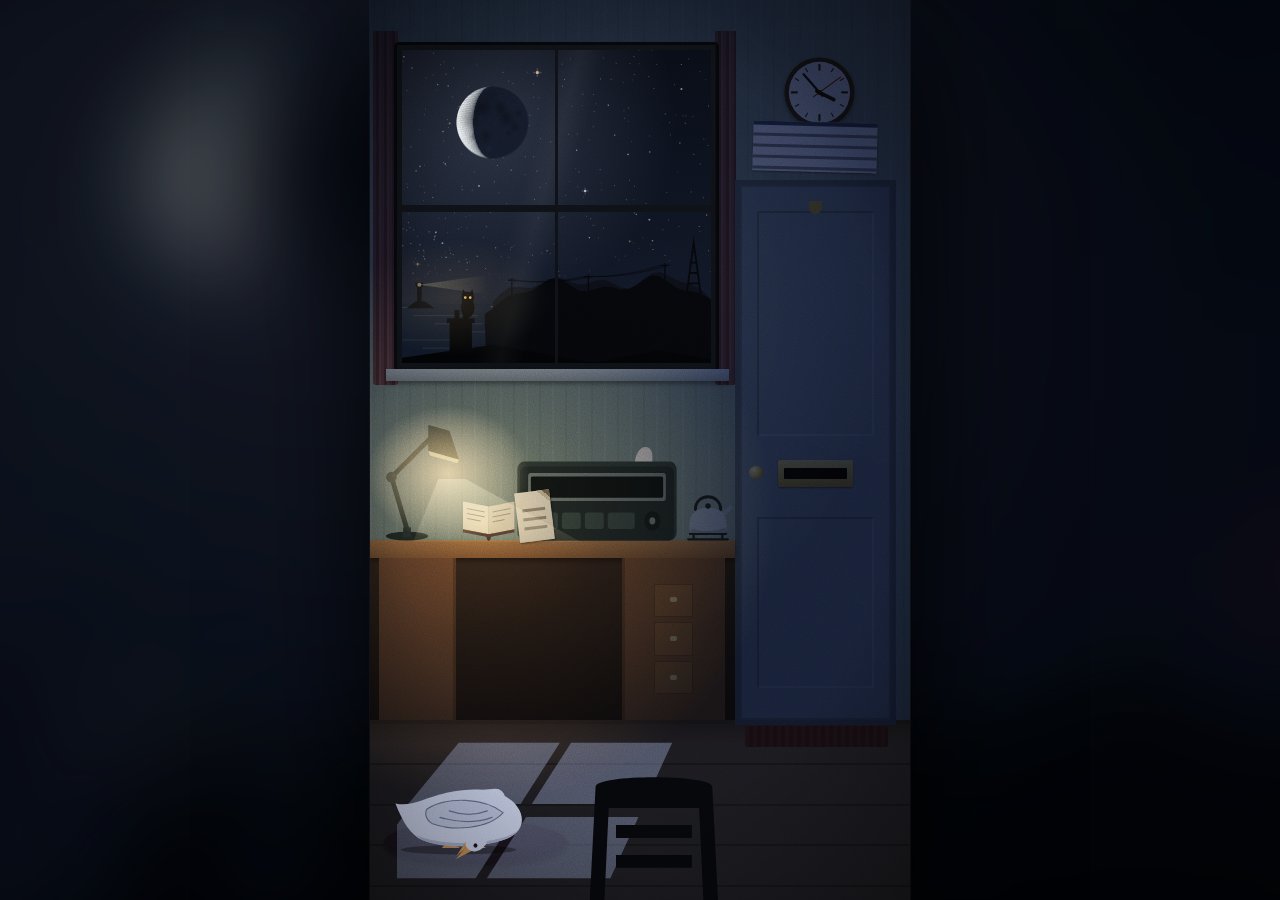
<file: index.html>
<!DOCTYPE html>
<html lang="en">
<head>
<meta charset="utf-8">
<meta name="viewport" content="width=device-width, initial-scale=1">
<meta name="theme-color" content="#05070c">
<title>Hollowband Receiver</title>
<link rel="preload" href="fonts/saira-extra-condensed-latin-600-normal.woff2" as="font" type="font/woff2" crossorigin>
<link rel="preload" href="fonts/courier-prime-latin-400-normal.woff2" as="font" type="font/woff2" crossorigin>
<link rel="stylesheet" href="css/fonts.css">
<link rel="icon" href="data:image/svg+xml,%3Csvg xmlns='http://www.w3.org/2000/svg' viewBox='0 0 32 32'%3E%3Crect width='32' height='32' rx='6' fill='%2327312e'/%3E%3Crect x='5' y='9' width='22' height='10' rx='2' fill='%23f3e2b3'/%3E%3Crect x='15.5' y='8' width='1.6' height='12' fill='%23d9442c'/%3E%3Ccircle cx='9' cy='24' r='1.8' fill='%23ffb648'/%3E%3C/svg%3E">
<link rel="stylesheet" href="css/radio.css">
<link rel="stylesheet" href="css/room.css">
</head>
<body>
<canvas id="ambient" aria-hidden="true"></canvas>
<main class="app" id="app" data-view="room">

  <!-- ================= the room ================= -->
  <section class="roomview" id="room" aria-label="The top room, 9 Lantern Row">
    <div class="stage" id="stage">
      <div class="wall"></div>
      <div class="floor"></div>

      <div class="curtain cl"></div><div class="curtain cr"></div>
      <button class="obj window" id="win" aria-label="The window" aria-pressed="false">
        <canvas id="winsky"></canvas>
        <span class="refl"><i class="fig"></i></span>
        <span class="sash lower"><i></i></span>
        <span class="bars"></span>
      </button>
      <div class="sill"></div>

      <svg class="clock" id="clock" viewBox="0 0 100 100" aria-hidden="true">
        <circle cx="50" cy="50" r="48" fill="#3a2f28"/><circle cx="50" cy="50" r="42" fill="#e9e2cf"/>
        <g stroke="#3a2f28" stroke-width="3" stroke-linecap="round">
          <path d="M50,12V19M50,81V88M12,50H19M81,50H88"/>
          <path stroke-width="1.6" d="M69,17.1L66.5,21.4M82.9,31L78.6,33.5M82.9,69L78.6,66.5M69,82.9L66.5,78.6M31,82.9L33.5,78.6M17.1,69L21.4,66.5M17.1,31L21.4,33.5M31,17.1L33.5,21.4"/>
        </g>
        <path class="hand hh" d="M50,54V28" stroke="#1c1c1c" stroke-width="5" stroke-linecap="round"/>
        <path class="hand mh" d="M50,56V17" stroke="#1c1c1c" stroke-width="3.2" stroke-linecap="round"/>
        <path class="hand sh" d="M50,60V14" stroke="#b3311f" stroke-width="1.4" stroke-linecap="round"/>
        <circle cx="50" cy="50" r="3.4" fill="#1c1c1c"/>
      </svg>
      <button class="obj clocktap" id="clocktap" aria-label="The clock"></button>

      <button class="obj tides" id="tides" aria-label="Tide tables, pinned over the door"></button>
      <div class="door" id="door">
        <span class="panel p1"></span><span class="panel p2"></span>
        <span class="knob"></span><span class="hook"></span>
        <button class="pins" id="pins" aria-label="The cards pinned to the door"></button>
        <svg class="coat" id="coat" viewBox="0 0 60 110" preserveAspectRatio="none" aria-hidden="true" hidden>
          <path d="M26,2 L34,2 L37,10 L52,18 L57,70 L50,72 L48,104 L12,104 L10,72 L3,70 L8,18 L23,10 Z" fill="#17191e"/>
          <path d="M30,10 L30,104 M23,10 L30,22 L37,10" stroke="#2b2f37" stroke-width="1.4" fill="none"/>
          <circle cx="33" cy="36" r="1.3" fill="#2b2f37"/><circle cx="33" cy="52" r="1.3" fill="#2b2f37"/><circle cx="33" cy="68" r="1.3" fill="#2b2f37"/>
        </svg>
        <button class="slot" id="slot" aria-label="The letterbox"><i></i></button>
      </div>
      <div class="mat"></div>
      <button class="obj mail" id="mail" aria-label="Something on the mat" hidden><i></i></button>

      <div class="desk"><span class="dtop"></span><span class="dleft"></span><span class="dright"><button class="drw" id="dr1" aria-label="The top drawer"></button><button class="drw" id="dr2" aria-label="The middle drawer"></button><button class="drw" id="dr3" aria-label="The bottom drawer"></button></span></div>

      <button class="obj lamp" id="lamp" aria-label="The lamp" aria-pressed="true">
        <svg viewBox="0 0 100 150" preserveAspectRatio="xMinYMax meet" aria-hidden="true">
          <ellipse cx="30" cy="145" rx="22" ry="4.5" fill="#26302c"/>
          <rect x="26" y="136" width="8" height="10" fill="#2f3a36"/>
          <path d="M30,138 L14,84 L58,40" fill="none" stroke="#2f3a36" stroke-width="5" stroke-linecap="round" stroke-linejoin="round"/>
          <circle cx="14" cy="84" r="5.5" fill="#3a4742"/>
          <path d="M52,30 L74,36 L84,66 L52,57 Z" fill="#2f3a36"/>
          <path d="M84,66 L52,57 L54,61.5 L82,69.5 Z" fill="#ffe9b0" class="lampmouth"/>
        </svg>
      </button>
      <button class="obj book" id="book" aria-label="The logbook">
        <svg viewBox="0 0 60 52" preserveAspectRatio="xMidYMax meet" aria-hidden="true">
          <path d="M30,50 L18,16 M30,50 L42,16" stroke="#3a2a22" stroke-width="3" stroke-linecap="round"/>
          <path d="M4,12 L30,17 L30,45 L4,40 Z" fill="#e9e2cf"/><path d="M56,12 L30,17 L30,45 L56,40 Z" fill="#dcd4bf"/>
          <path d="M4,40 L30,45 L56,40 L56,43 L30,48 L4,43 Z" fill="#4a2f2a"/>
          <g stroke="#6b6253" stroke-width="1" opacity=".7"><path d="M8,19 L26,22.5M8,24 L26,27.5M8,29 L22,31.7M34,22.5 L52,19M34,27.5 L52,24M34,32.5 L46,30.2"/></g>
        </svg>
      </button>
      <button class="obj set" id="set" aria-label="The receiver. Sit down at it.">
        <svg viewBox="0 0 120 52" preserveAspectRatio="none" aria-hidden="true">
          <path d="M88,6 C88,-6 100,-8 101,0 L101,6 Z" fill="#ece5d3"/>
          <rect x="1" y="4" width="118" height="48" rx="5" style="fill:var(--chassis-hi)"/>
          <rect x="3" y="7" width="114" height="45" rx="4" style="fill:var(--chassis)"/>
          <rect x="9" y="11" width="102" height="17" rx="2" style="fill:var(--bezel)"/>
          <rect x="11" y="13" width="98" height="13" rx="1" fill="#151a18"/>
          <g style="fill:var(--key1)"><rect x="11" y="35" width="20" height="10" rx="2"/><rect x="34" y="35" width="14" height="10" rx="2"/><rect x="51" y="35" width="14" height="10" rx="2"/><rect x="68" y="35" width="20" height="10" rx="2"/></g>
          <circle cx="101" cy="40" r="6" style="fill:var(--chassis-lo)"/><circle cx="101" cy="40" r="2.2" style="fill:var(--bezel)"/>
        </svg>
      </button>
      <button class="obj note" id="note" aria-label="A note, propped against the set"><i></i><i></i><i></i></button>
      <button class="obj kettle" id="kettle" aria-label="The kettle">
        <svg viewBox="0 0 60 62" preserveAspectRatio="xMidYMax meet" aria-hidden="true">
          <path d="M8,60 H52 M14,60 V54 M46,60 V54 M10,54 H50" stroke="#20262a" stroke-width="2.5" stroke-linecap="round"/>
          <path d="M16,27 C16,8 44,8 44,27" fill="none" stroke="#20262a" stroke-width="3.2" stroke-linecap="round"/>
          <path d="M46,36 L58,25 L55,22 L44,31 Z" fill="#8f9aa0"/>
          <path d="M10,53 C7,34 14,25 30,25 C46,25 53,34 50,53 Z" fill="#9aa5ab"/>
          <path d="M12,48 C24,52 38,52 49,47 L50,53 L10,53 Z" fill="#7d888e"/>
          <circle class="lid" cx="30" cy="23" r="3" fill="#20262a"/>
        </svg>
      </button>

      <div class="bed"></div>
      <svg class="patch" viewBox="0 0 100 34" preserveAspectRatio="none" aria-hidden="true">
        <path d="M22,2 L58,2 L44,16 L4,16 Z M62,2 L98,2 L88,16 L48,16 Z M2,19 L42,19 L28,33 L-14,33 Z M46,19 L86,19 L76,33 L32,33 Z" fill="#b4c8ff"/>
      </svg>
      <span class="grainpile" id="grainpile" hidden><i></i><i></i><i></i><i></i><i></i><i></i><i></i></span>
      <button class="obj goose" id="goose" data-pose="sleep" aria-label="Formal, the goose">
        <svg viewBox="0 0 200 190" preserveAspectRatio="xMinYMax meet" aria-hidden="true">
          <ellipse class="g-shadow" cx="90" cy="184" rx="62" ry="5"/>
          <g class="g-legs">
            <g class="leg l1"><rect x="76" y="150" width="5" height="28" rx="2"/><path d="M72,182 L78,175 L92,182 Z"/></g>
            <g class="leg l2"><rect x="104" y="150" width="5" height="28" rx="2"/><path d="M100,182 L106,175 L120,182 Z"/></g>
          </g>
          <g class="g-torso">
            <g class="g-breathe">
              <path class="g-body" d="M22,114 C40,118 52,108 80,102 C104,97 126,98 140,106 C158,116 164,134 152,146 C138,160 80,164 52,154 C38,148 30,134 22,114 Z"/>
              <path class="g-belly" d="M44,148 C70,160 128,160 153,144 C142,160 80,166 52,154 Z"/>
            </g>
            <g class="g-n1"><rect class="g-neck" x="122" y="80" width="20" height="36" rx="10"/>
              <g class="g-n2"><rect class="g-neck" x="124" y="58" width="16" height="32" rx="8"/>
                <g class="g-n3"><rect class="g-neck" x="125" y="40" width="14" height="28" rx="7"/>
                  <g class="g-head">
                    <path class="g-beak low" d="M146,42 L164,43.5 L146,47.5 Z"/>
                    <path class="g-beak up" d="M146,35 L167,41.5 L146,43.5 Z"/>
                    <ellipse class="g-skull" cx="137" cy="40" rx="13" ry="10.5"/>
                    <circle class="g-eye" cx="141.5" cy="37" r="2.2"/><circle class="g-eye e2" cx="132" cy="37" r="2.2"/>
                  </g>
                </g>
              </g>
            </g>
            <g class="g-breathe">
              <path class="g-wing" d="M56,120 C78,106 118,108 138,124 C122,142 84,144 62,136 C55,132 53,125 56,120 Z"/>
              <path class="g-feather" d="M70,129 C90,135 110,135 126,129 M80,122 C94,127 108,127 121,122"/>
            </g>
          </g>
        </svg>
      </button>
      <button class="eyes" id="eyes" aria-label="Under the desk" hidden><i></i><i></i></button>

      <div class="shade"></div>
      <div class="glow"></div>
      <span class="cone"></span>
      <span class="minidial"><i></i></span>
      <span class="flame"></span>
      <span class="steam"><i></i><i></i><i></i></span>
      <svg class="chair" viewBox="0 0 100 60" preserveAspectRatio="none" aria-hidden="true">
        <path d="M6,60 L10,6 C10,0 90,0 90,6 L94,60 L84,60 L81,16 L19,16 L16,60 Z M24,24 H76 V30 H24 Z M24,38 H76 V44 H24 Z" fill="#05070b" fill-rule="evenodd"/>
      </svg>
    </div>
    <div class="grain"></div>
    <p class="caption" id="caption" aria-live="polite"></p>
  </section>

  <!-- ================= the set ================= -->
  <section class="setview radio" id="radio" data-text="m">
    <canvas class="sky" id="sky" aria-hidden="true"></canvas>
    <button class="leanback" id="leanback" aria-label="Lean back from the set, into the room">&#8249; Lean back<i></i></button>
    <div class="face" id="face">
      <div class="tex t0"></div><div class="tex t1"></div><div class="tex t2"></div><div class="tex t3"></div>
      <i class="screw s1"></i><i class="screw s2"></i><i class="screw s3"></i><i class="screw s4"></i>

      <header class="plate">
        <div class="brand"><span class="maker" data-l="brand">HOLLOWBAND</span><span class="model" data-l="model">Shortwave receiver, model 9</span></div>
        <button id="cog" class="key icon" aria-label="Mixer and settings" aria-expanded="false"><svg viewBox="0 0 24 24" fill="none" stroke="currentColor" stroke-width="2" stroke-linecap="round"><path d="M4 7h10M18 7h2M4 12h3M11 12h9M4 17h12M20 17h0"/><circle cx="16" cy="7" r="2"/><circle cx="9" cy="12" r="2"/><circle cx="18" cy="17" r="2"/></svg></button>
        <button id="power" class="key power" aria-pressed="false" aria-label="Power"><span class="cap"><i class="lampdot" id="powerlamp"></i><span data-l="power">Power</span></span></button>
      </header>

      <div class="dialwrap">
        <canvas id="dial" tabindex="0" role="slider" aria-label="Tuning dial, kilohertz" aria-valuemin="3000" aria-valuemax="17000" aria-valuenow="6000"></canvas>
      </div>

      <div class="readrow">
        <div class="readout"><span id="freq">6,000</span><small data-l="khz">kHz</small></div>
        <div class="sig"><span class="lbl" data-l="signal">Signal</span><canvas class="eye" id="eye" role="img" aria-label="Signal strength"></canvas></div>
      </div>
      <div class="status" id="status" aria-live="polite">Receiver off</div>

      <div class="tapewrap">
        <section class="tape" id="tape">
          <p class="hdr">Operating notes</p>
          <ol id="notelist"></ol>
        </section>
        <button class="latest" id="latest" hidden>Latest &darr;</button>
      </div>

      <form class="callrow" id="callrow" hidden>
        <label for="calltext" hidden>Say something to the station</label>
        <input id="calltext" type="text" maxlength="300" autocomplete="off" placeholder="Say something to the station">
        <button type="button" class="key" id="dictate" aria-label="Dictate" hidden><span class="cap">Speak</span></button>
        <button type="submit" class="key" id="callsend"><span class="cap">Send</span></button>
      </form>

      <div class="keys">
        <button class="key" id="seekdn" aria-label="Seek down to the next station"><span class="cap"><span>&#9664;&#9664;</span><span data-l="seek">Seek</span></span></button>
        <button class="key" id="finedn" aria-label="Tune down one kilohertz"><span class="cap">&minus; 1</span></button>
        <button class="key" id="fineup" aria-label="Tune up one kilohertz"><span class="cap">+ 1</span></button>
        <button class="key" id="seekup" aria-label="Seek up to the next station"><span class="cap"><span data-l="seek">Seek</span><span>&#9654;&#9654;</span></span></button>
      </div>
      <div class="keys2">
        <button class="key" id="next" aria-label="Skip to the next item on this station" disabled><span class="cap"><span data-l="next">Next</span></span></button>
        <button class="key" id="call" aria-label="Call in to the station"><span class="cap"><span data-l="call">Call in</span></span></button>
        <button class="key" id="onair" aria-label="Go on air with your microphone" hidden><span class="cap"><i class="lampdot" id="airlamp"></i><span data-l="onair">On air</span></span></button>
        <label class="vol" for="volume"><span data-l="vol">Vol</span><input id="volume" type="range" min="0" max="100" value="70"></label>
      </div>

      <section class="log" id="log">
        <button class="logtoggle" id="logtoggle" aria-expanded="false" aria-controls="chips"><span><i>&#9656;</i><span data-l="logbook">Logbook</span></span><span id="count">0 of 10</span></button>
        <div class="chips" id="chips"><em>Nothing logged yet.</em></div>
      </section>
    </div>

    <aside class="drawer" id="drawer" hidden aria-label="Mixer and settings">
      <h2>Mixer <button class="key" id="drawer-close"><span class="cap">Close</span></button></h2>
      <div class="row"><label for="mix-voice">Voices</label><input id="mix-voice" type="range" min="0" max="150" value="100"></div>
      <div class="row"><label for="mix-music">Music</label><input id="mix-music" type="range" min="0" max="150" value="100"></div>
      <div class="row"><label for="mix-static">Static</label><input id="mix-static" type="range" min="0" max="150" value="100"></div>
      <div class="row"><label for="mix-room">Room</label><input id="mix-room" type="range" min="0" max="150" value="100"></div>
      <label class="check"><input type="checkbox" id="opt-voice" checked>Spoken voices (off: the tape still prints everything)</label>

      <h3>The set</h3>
      <div class="row"><label>Tape text</label><div class="seg"><button class="key" data-text="s"><span class="cap">Small</span></button><button class="key" data-text="m"><span class="cap">Medium</span></button><button class="key" data-text="l"><span class="cap">Large</span></button></div></div>
      <label class="check"><input type="checkbox" id="opt-still">Hold the set still (stop it becoming other sets)</label>
      <label class="check"><input type="checkbox" id="opt-haptics" checked>Vibration, where the device has it</label>
      <div class="row"><button class="key" id="notes"><span class="cap">Print the operating notes</span></button><button class="key" id="fresh" hidden disabled><span class="cap">New transmission</span></button></div>

      <h3>Your station</h3>
      <p id="medialine">Nothing yet. Add music and it gets its own place on the dial.</p>
      <div class="row"><span class="key filebtn"><span class="cap">Add tracks</span><input id="addtracks" type="file" accept="audio/*" multiple aria-label="Add your own tracks"></span><button class="key" id="cleartracks"><span class="cap">Clear</span></button></div>
      <label class="check"><input type="checkbox" id="opt-monitor">Hear myself through the set when on air (headphones only)</label>
      <p>Keys: space is power, left and right tune, up and down seek, N skips. Tap the dial glass to knock.</p>
      <button class="linkish" id="reset">Start the night over</button>
    </aside>
  </section>

  <!-- ================= things you pick up and read ================= -->
  <div class="viewer" id="viewer" hidden role="dialog" aria-modal="true" aria-label="Reading">
    <div class="vbody" id="vbody"></div>
    <div class="vkeys" id="vkeys"></div>
  </div>
</main>
<script src="js/script.js"></script>
<script src="js/voices.js"></script>
<script src="js/tracks.js"></script>
<script src="js/stars.js"></script>
<script src="js/sound.js"></script>
<script src="js/sky.js"></script>
<script src="js/radio.js"></script>
<script src="js/cards.js"></script>
<script src="js/room.js"></script>
</body>
</html>
</file>
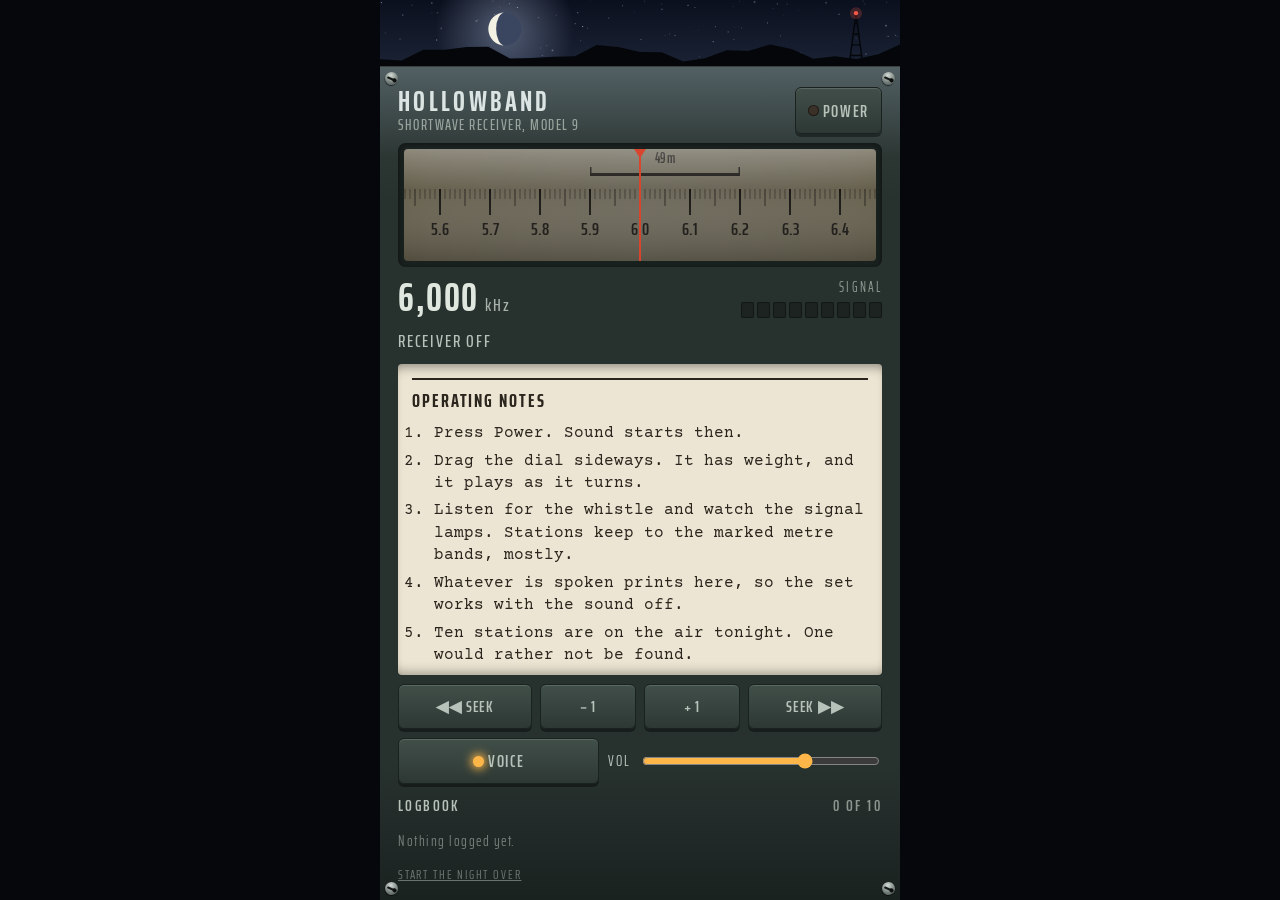
<file: docs/v2-single-file.html>
<!DOCTYPE html>
<html lang="en">
<head>
<meta charset="utf-8">
<meta name="viewport" content="width=device-width, initial-scale=1">
<title>Hollowband Receiver</title>
<link rel="preconnect" href="https://fonts.googleapis.com">
<link rel="preconnect" href="https://fonts.gstatic.com" crossorigin>
<link href="https://fonts.googleapis.com/css2?family=Courier+Prime:ital,wght@0,400;0,700;1,400&family=IM+Fell+English+SC&family=Megrim&family=PT+Sans+Narrow:wght@700&family=Saira+Extra+Condensed:wght@500;600;700&display=swap" rel="stylesheet">
<style>
:root{
  /* layout: a strip of night sky over one receiver faceplate. Lit dial, paper tape of what is heard, keys, logbook.
     Single theme by choice. Every colour below is a starting value: the set drifts into other sets while you use it. */
  --chassis:rgb(39,49,46);
  --chassis-hi:rgb(53,66,61);
  --chassis-lo:rgb(26,34,32);
  --engrave:rgb(183,195,186);
  --maker:rgb(223,231,223);
  --key1:rgb(65,79,73);
  --key2:rgb(45,56,52);
  --lamp:rgb(255,182,72);
  --needle:rgb(217,68,44);
  --paper:rgb(236,229,211);
  --paper-ink:rgb(42,37,29);
  --his-ink:#7a1f14;
  --ghost-ink:#5d6878;
  --r-key:6px;
  --ls:.1em;
  --fs:1;
  --moonlight:1;
  --font-label:"Saira Extra Condensed","Arial Narrow",sans-serif;
  --font-tape:"Courier Prime","Courier New",monospace;
  color-scheme:dark;
}
*{box-sizing:border-box}
html,body{height:100%;margin:0}
body{background:#05070c;color:var(--engrave);font-family:var(--font-label);display:flex;justify-content:center;overflow-x:hidden}
.radio{width:100%;min-width:0;max-width:520px;height:100%;min-height:660px;display:flex;flex-direction:column;overflow:hidden}
.sky{display:block;width:100%;height:66px;flex:none}
.face{position:relative;flex:1;min-height:0;display:flex;flex-direction:column;gap:9px;padding:20px 18px 14px;
  background:linear-gradient(180deg,var(--chassis-hi),var(--chassis) 16%,var(--chassis) 84%,var(--chassis-lo));
  border-top:1px solid rgba(255,255,255,.14)}
.face::before{content:"";position:absolute;inset:0 0 auto 0;height:90px;pointer-events:none;
  background:linear-gradient(180deg,rgba(196,214,255,.2),rgba(196,214,255,0));opacity:var(--moonlight);transition:opacity 6s}
.screw{position:absolute;width:13px;height:13px;border-radius:50%;
  background:radial-gradient(circle at 35% 30%,#d5dbd6,#737d79 58%,#39423f);box-shadow:0 1px 1px rgba(0,0,0,.6);
  rotate:var(--a,24deg);transition:rotate .8s cubic-bezier(.3,1.5,.5,1)}
.screw::after{content:"";position:absolute;left:1.5px;right:1.5px;top:5.5px;height:2px;border-radius:1px;background:#161b19}
.screw::before{content:"";position:absolute;right:1px;top:4.5px;width:4px;height:4px;border-radius:50%;background:#0c0f0e;z-index:1}
.s1{left:5px;top:5px}.s2{right:5px;top:5px}.s3{left:5px;bottom:5px}.s4{right:5px;bottom:5px}
.dead .screw{box-shadow:0 0 6px rgba(160,190,255,.55)}

.plate{display:flex;align-items:center;justify-content:space-between;gap:12px}
.brand{display:flex;flex-direction:column;line-height:1;min-width:0;overflow:hidden}
.maker{font-size:calc(28px*var(--fs));font-weight:700;letter-spacing:calc(var(--ls)*1.2);color:var(--maker);white-space:nowrap}
.model{font-size:calc(15px*var(--fs));font-weight:500;letter-spacing:var(--ls);text-transform:uppercase;opacity:.75;margin-top:3px;white-space:nowrap;overflow:hidden;text-overflow:ellipsis}

button{font-family:inherit;color:var(--engrave);cursor:pointer;touch-action:manipulation;-webkit-tap-highlight-color:transparent}
.key{position:relative;font-size:calc(17px*var(--fs));font-weight:600;letter-spacing:var(--ls);text-transform:uppercase;
  background:linear-gradient(180deg,var(--key1),var(--key2));border:1px solid var(--chassis-lo);border-radius:var(--r-key);
  padding:9px 6px;min-height:44px;min-width:0;overflow:hidden;
  box-shadow:inset 0 1px 0 rgba(255,255,255,.14),0 3px 0 rgba(0,0,0,.4);
  translate:var(--lx,0px) calc(var(--ly,0px) + var(--press,0px));
  transition:translate .32s cubic-bezier(.3,1.9,.5,1),scale .4s cubic-bezier(.3,1.5,.5,1),filter .16s,box-shadow .12s;
  animation:breathe 5.6s ease-in-out infinite;animation-delay:var(--bd,0s)}
@keyframes breathe{50%{scale:1.02}}
.key .cap{display:inline-flex;align-items:center;justify-content:center;gap:4px;pointer-events:none;white-space:nowrap}
.key.down,.key.ghostdown{--press:3px;filter:brightness(.8);box-shadow:inset 0 2px 5px rgba(0,0,0,.55),0 0 0 rgba(0,0,0,0);transition-duration:.05s,.4s,.05s,.05s}
.key.eaten{--press:4px;scale:1 .78;filter:brightness(.5);animation:none;box-shadow:inset 0 6px 9px rgba(0,0,0,.8)}
.key:disabled{opacity:.4;cursor:default}
.key[hidden]{display:none}
button:focus-visible,canvas:focus-visible,input:focus-visible{outline:2px solid var(--lamp);outline-offset:2px}
.power{flex:none;padding:9px 12px}
.lampdot{width:11px;height:11px;border-radius:50%;background:#3b3128;box-shadow:inset 0 0 0 1px rgba(0,0,0,.5);flex:none}
.lampdot.lit{background:var(--lamp);box-shadow:0 0 10px 2px var(--lamp)}

.dialwrap{border-radius:8px;padding:6px;background:var(--chassis-lo);box-shadow:inset 0 2px 6px rgba(0,0,0,.6)}
#dial{display:block;width:100%;height:112px;border-radius:4px;touch-action:none;cursor:ew-resize}
.readrow{display:flex;align-items:flex-end;justify-content:space-between;gap:12px;flex-wrap:wrap}
.readout{font-size:calc(40px*var(--fs));font-weight:700;letter-spacing:.04em;color:var(--maker);line-height:1;font-variant-numeric:tabular-nums;white-space:nowrap}
.readout small{font-size:calc(18px*var(--fs));font-weight:500;letter-spacing:var(--ls);opacity:.7;margin-left:6px}
.sig{display:flex;flex-direction:column;align-items:flex-end;gap:4px}
.sig .lbl{font-size:calc(14px*var(--fs));letter-spacing:calc(var(--ls)*1.5);text-transform:uppercase;opacity:.7}
.meter{display:flex;gap:3px}
.meter i{width:13px;height:16px;border-radius:2px;background:rgba(0,0,0,.28);box-shadow:inset 0 0 0 1px rgba(0,0,0,.35)}
.meter i.lit{background:var(--lamp);box-shadow:0 0 6px var(--lamp)}
.meter i.lit:nth-child(n+8){background:var(--needle);box-shadow:0 0 6px var(--needle)}
.dead .meter i.lit{background:#a9c0ee;box-shadow:0 0 7px rgba(170,195,255,.7)}
.status{font-size:calc(18px*var(--fs));font-weight:500;letter-spacing:var(--ls);text-transform:uppercase;min-height:22px}
.status b{color:var(--lamp);font-weight:600}
.dead .status b{color:#a9c0ee}

.tape{flex:1;min-height:150px;overflow-y:auto;background:var(--paper);color:var(--paper-ink);font-family:var(--font-tape);font-size:15.5px;line-height:1.45;
  border-radius:4px;padding:14px 14px 18px;transition:filter 2.5s;
  box-shadow:inset 0 10px 12px -8px rgba(0,0,0,.45),inset 0 -10px 12px -8px rgba(0,0,0,.35)}
.dead .tape{filter:brightness(.7) saturate(.55)}
.tape p{margin:0 0 9px;overflow-wrap:anywhere}
.tape .hdr{font-family:var(--font-label);font-size:calc(19px*var(--fs));font-weight:700;letter-spacing:var(--ls);text-transform:uppercase;border-top:2px solid currentColor;padding-top:7px;margin-top:14px}
.tape .hdr:first-child{margin-top:0}
.tape .cue{font-style:italic;opacity:.62;font-size:14px}
.tape .note{font-weight:700}
.tape .ghost{color:var(--ghost-ink);font-style:italic}
.tape .his{color:var(--his-ink)}
.tape .anom{font-weight:700;text-transform:uppercase;position:relative;top:-1.5px}
.tape ol{margin:0 0 9px;padding-left:22px}
.tape li{margin-bottom:5px}

.keys{display:grid;grid-template-columns:minmax(0,1.4fr) minmax(0,1fr) minmax(0,1fr) minmax(0,1.4fr);gap:8px}
.keys .key{padding:9px 3px;font-size:calc(16px*var(--fs));letter-spacing:calc(var(--ls)*.5)}
.keys2{display:flex;gap:9px;flex-wrap:wrap;align-items:center}
.keys2 .key{flex:1 1 auto;padding:9px 12px}
.vol{display:flex;align-items:center;gap:8px;flex:1 1 150px;font-size:calc(15px*var(--fs));letter-spacing:calc(var(--ls)*1.4);text-transform:uppercase}
.vol input{flex:1;min-width:80px;accent-color:var(--lamp)}
.log h2{margin:0 0 6px;font-size:calc(16px*var(--fs));font-weight:600;letter-spacing:calc(var(--ls)*1.5);text-transform:uppercase;display:flex;justify-content:space-between;gap:10px}
.log h2 span:last-child{opacity:.7;font-variant-numeric:tabular-nums;white-space:nowrap}
.chips{display:flex;gap:6px;flex-wrap:wrap;min-height:34px;max-height:78px;overflow-y:auto}
.chips .key{font-size:calc(15px*var(--fs));padding:5px 9px;min-height:34px;max-width:100%;text-align:left;animation:none}
.chips .key .cap{white-space:normal}
.chips .ghostchip{color:#a9c0ee;font-style:italic}
.chips .hischip{color:#ff9d8c;border-color:#7a1f14}
.chips em{font-style:normal;font-size:calc(15px*var(--fs));letter-spacing:var(--ls);opacity:.55;align-self:center}
.reset{background:none;border:0;padding:6px 0 0;font-size:calc(13px*var(--fs));letter-spacing:calc(var(--ls)*1.4);text-transform:uppercase;opacity:.5;text-decoration:underline}
@media (prefers-reduced-motion:reduce){.key{animation:none;transition:none}.screw{transition:none}}
</style>
</head>
<body>
<main class="radio" id="radio">
  <canvas class="sky" id="sky" aria-hidden="true"></canvas>
  <div class="face" id="face">
    <i class="screw s1"></i><i class="screw s2"></i><i class="screw s3"></i><i class="screw s4"></i>

    <header class="plate">
      <div class="brand"><span class="maker" data-l="brand">HOLLOWBAND</span><span class="model" data-l="model">Shortwave receiver, model 9</span></div>
      <button id="power" class="key power" aria-pressed="false" aria-label="Power"><span class="cap"><i class="lampdot" id="powerlamp"></i><span data-l="power">Power</span></span></button>
    </header>

    <div class="dialwrap">
      <canvas id="dial" tabindex="0" role="slider" aria-label="Tuning dial, kilohertz" aria-valuemin="3000" aria-valuemax="17000" aria-valuenow="6000"></canvas>
    </div>

    <div class="readrow">
      <div class="readout"><span id="freq">6,000</span><small data-l="khz">kHz</small></div>
      <div class="sig"><span class="lbl" data-l="signal">Signal</span><div class="meter" id="meter"><i></i><i></i><i></i><i></i><i></i><i></i><i></i><i></i><i></i></div></div>
    </div>
    <div class="status" id="status">Receiver off</div>

    <section class="tape" id="tape" aria-live="polite">
      <p class="hdr">Operating notes</p>
      <ol>
        <li>Press Power. Sound starts then.</li>
        <li>Drag the dial sideways. It has weight, and it plays as it turns.</li>
        <li>Listen for the whistle and watch the signal lamps. Stations keep to the marked metre bands, mostly.</li>
        <li>Whatever is spoken prints here, so the set works with the sound off.</li>
        <li>Ten stations are on the air tonight. One would rather not be found.</li>
      </ol>
    </section>

    <div class="keys">
      <button class="key" id="seekdn" aria-label="Seek down to the next station"><span class="cap"><span>&#9664;&#9664;</span><span data-l="seek">Seek</span></span></button>
      <button class="key" id="finedn" aria-label="Tune down one kilohertz"><span class="cap">&minus; 1</span></button>
      <button class="key" id="fineup" aria-label="Tune up one kilohertz"><span class="cap">+ 1</span></button>
      <button class="key" id="seekup" aria-label="Seek up to the next station"><span class="cap"><span data-l="seek">Seek</span><span>&#9654;&#9654;</span></span></button>
    </div>
    <div class="keys2">
      <button class="key" id="voice" aria-pressed="true" aria-label="Spoken voice" hidden><span class="cap"><i class="lampdot lit" id="voicelamp"></i><span data-l="voice">Voice</span></span></button>
      <button class="key" id="fresh" aria-label="Ask for a new transmission" hidden disabled><span class="cap"><span data-l="fresh">New transmission</span></span></button>
      <label class="vol" for="volume"><span data-l="vol">Vol</span><input id="volume" type="range" min="0" max="100" value="70"></label>
    </div>

    <section class="log">
      <h2><span data-l="logbook">Logbook</span><span id="count">0 of 10</span></h2>
      <div class="chips" id="chips"><em>Nothing logged yet.</em></div>
      <button class="reset" id="reset">Start the night over</button>
    </section>
  </div>
</main>

<script>
(function(){
"use strict";
/* ================= helpers ================= */
const FMIN=3000, FMAX=17000, PPK=0.5;
const BANDS=[["90 m",3200,3400],["75 m",3900,4000],["60 m",4750,5060],["49 m",5900,6200],["41 m",7200,7450],["31 m",9400,9900],["25 m",11600,12100],["22 m",13570,13870],["19 m",15100,15800]];
const $=id=>document.getElementById(id);
const wait=ms=>new Promise(r=>setTimeout(r,ms));
const clamp=(x,a,b)=>Math.max(a,Math.min(b,x));
const fmt=n=>Math.round(n).toLocaleString("en-US");
const pick=a=>a[Math.floor(Math.random()*a.length)];
const cap1=s=>s.charAt(0).toUpperCase()+s.slice(1);
const buzz=p=>{try{navigator.vibrate&&navigator.vibrate(p);}catch(_){}};
const reduced=window.matchMedia&&matchMedia("(prefers-reduced-motion: reduce)").matches;
const HOURS=["twelve","one","two","three","four","five","six","seven","eight","nine","ten","eleven"];
function approxTime(){
  const d=new Date(), m=d.getMinutes(), h=d.getHours(), H=x=>HOURS[((x%12)+12)%12];
  if(m<8) return "just gone "+H(h);
  if(m<23) return "quarter past "+H(h);
  if(m<38) return "half past "+H(h);
  if(m<53) return "quarter to "+H(h+1);
  return "nearly "+H(h+1);
}
const weekday=()=>["Sunday","Monday","Tuesday","Wednesday","Thursday","Friday","Saturday"][new Date().getDay()];
const clock=()=>{const d=new Date();return String(d.getHours()).padStart(2,"0")+":"+String(d.getMinutes()).padStart(2,"0");};
function moonPhase(){const days=(Date.now()-Date.UTC(2000,0,6,18,14))/86400000;return ((days/29.530588853)%1+1)%1;}
function moonName(){
  const p=moonPhase();
  if(p<0.03||p>0.97) return "new moon";
  if(p<0.22) return "waxing crescent"; if(p<0.28) return "first quarter"; if(p<0.47) return "waxing gibbous";
  if(p<0.53) return "full moon"; if(p<0.72) return "waning gibbous"; if(p<0.78) return "last quarter";
  return "waning crescent";
}

/* ================= state ================= */
const S={phase:0,letIn:false,returned:false,youAt:"",listenMs:0,moonMs:0,moonSegs:0,pendingMoon:false,everOn:false,noteDone:false};
const stats={taps:0,volChanges:0,powerCycles:0,prevName:null,dwell:{},visits:0};
let found=new Set();
let freq=6000, power=false, currentSt=null, pendingSt=null, lockTimer=0, session=0, anim=0, drifting=false;
let voiceOn=true, ttsCap=null, sampleCap=null, synthDead=!("speechSynthesis" in window), cur={st:null,d:1e9,s:0};
let lastTouch=performance.now(), moonA=1, moonTarget=1, lastDet=600, lastPluck=0, harm=0;
const KEY="hollowband-night";
function save(){
  try{localStorage.setItem(KEY,JSON.stringify({found:[...found],phase:S.phase,letIn:S.letIn,returned:S.returned,youAt:S.youAt,listenMs:S.listenMs,moonMs:S.moonMs,moonSegs:S.moonSegs,noteDone:S.noteDone}));}catch(_){}
}

/* ================= stations ================= */
const LIVING=[
 {f:3305,name:"Marrow Sound Coastal Service",voice:"rounded",rate:0.9,pitch:0.8,bed:"coastal",
  brief:"A solemn inshore waters forecast for an invented coastline (Gannet Shoals, The Sisters, Cape Regret, Old Kettle Deep, Greywife Flats, Lantern Rock). Sea areas followed by wind, weather and visibility, which drift into the absurd.",
  segs:[[
   "This is the Marrow Sound Coastal Service, with the forecast for inshore waters until further notice.",
   "Gannet Shoals. Southwest five, backing reluctant. Rain at times. Visibility good, becoming philosophical.",
   "The Sisters. Variable three, mainly in the afternoons. Sea state smooth, or pretending to be.",
   "Cape Regret. Northerly six. Fog banks, well rehearsed. Mariners are advised to lower their expectations.",
   "Old Kettle Deep. Calm. Suspiciously calm. We have sent someone to check.",
   "Greywife Flats. Wind none. Tide out, and not saying when it will be back.",
   "That concludes the forecast. The outlook for tomorrow is tomorrow."
  ],[
   "Marrow Sound Coastal Service. Gale warnings follow.",
   "A gale warning is in force for Cape Regret. The gale has been warned and has chosen to continue.",
   "Gannet Shoals. Westerly four, increasing five if provoked. Showers, mostly on Kevin.",
   "Lantern Rock. The light is working. The rock has been reported missing. Navigate by feel.",
   "The Sisters. Swell moderate. One of the Sisters is not speaking to the other. Pass between them quietly.",
   "Small craft advisory. Small craft are advised that they are small.",
   "Next bulletin at six, or when the kettle has boiled, whichever is later."
  ]],
  moon:[
   ()=>moonName()==="new moon"?"Marrow Sound Coastal Service. The moon was due tonight as a new moon, which nobody would have seen. It is now not there in a different way.":"Marrow Sound Coastal Service. The moon was due tonight as a "+moonName()+". It did not attend.",
   "All areas. Tides, none. The sea is where it was left.",
   "Gannet Shoals. Southwest four. Night, darker than issued. Mariners should not look up. There is nothing to be gained.",
   "Greywife Flats. The tide that went out has now been formally listed as missing.",
   "Lantern Rock. The light is working. We are grateful for the light. We did not know how much we would be.",
   "No other change. That is what we find troubling."
  ],
  wrong:[
   "Marrow Sound Coastal Service. The forecaster is not the forecaster. He has the same cardigan.",
   "Gannet Shoals. Win{d} n{o}rtherly, five. Visibility, someone is looking back.",
   "Cape Regret. Calm. Liste{n}ing.",
   "The Sis{t}ers. There are now three. The new one is very like the others. A little {t}oo like.",
   "{A} note for the listener. That is not the set you switched on. We thought you should know.",
   "Lantern Rock. Kee{p} the light on."
  ],
  back:"All areas. High water at four minutes past. It is good to say so."},
 {f:4890,name:"The Clerk",voice:"glassy",rate:0.85,pitch:1.1,bed:"musicbox",
  brief:"A numbers station. A weary clerk reads five-digit groups one digit at a time for unnamed agents and keeps slipping in small personal grievances and asides.",
  segs:[[
   "Attention. Attention. Message for four one seven. Message for four one seven.",
   "Three. Nine. Zero. Zero. Six.",
   "Eight. Eight. One. Two. Five.",
   "Four. Seven. Seven. Three. Nought. I prefer nought. They told me to say zero.",
   "Six. One. Nine. Nine. Two.",
   "I have read these numbers every night for thirty-one years. Nobody has ever said thank you. Seven.",
   "Two. Two. Five. Zero. Eight.",
   "End of message. Repeat, end of message. That part I always enjoy."
  ],[
   "Attention. Message for two two nine.",
   "Five. Five. Four. One. Three.",
   "Nine. Zero. Seven. Seven. Six.",
   "Agent two two nine, if you are listening, you left your umbrella here in March.",
   "One. Eight. Three. Three. Four.",
   "The next group is my sister's telephone number. Disregard it. Six. Four. Two. Zero. One.",
   "Zero. Zero. Zero. Zero. Zero. That one is a real group. I checked twice.",
   "End of message. Do not write back. I mean that less every year."
  ]],
  moon:[
   "Attention. Message for all stations. This one I was not given. I am sending it anyway.",
   "Zero. Zero. Zero. Zero. Zero.",
   "That was the moon's group. It has been removed from the book. The page is still there. The group is not.",
   "I have asked upstairs. There is no upstairs. I had always assumed.",
   "Three. Three. One. Seven. Nine. That one is ordinary. I included it for comfort.",
   "End of message."
  ],
  wrong:[
   "Attention. Message for the listener. Not an agent. The listener. You.",
   "Four. Fifteen. Fourteen.",
   "Twenty. Twenty. One. Sixteen.",
   "A is one. Count on your fingers. I will wait. Thirty-one years, I can wait.",
   "My relief came on shift tonight. He has my face and my lunch. He reads the numbers better than I do. I am the one in the cupboard.",
   "End of message. Burn the paper. It is your paper. It is in your hand."
  ],
  back:"Zero. Zero. Zero. Zero. Zero. It is back in the book. Somebody thank someone."},
 {f:6075,name:"Up Late with Dolores Vane",voice:"buttery",rate:1.05,pitch:1.0,bed:"lounge",
  brief:"A late-night call-in show. Unflappable host Dolores Vane takes calls from a town where small impossible things happen, and answers them with practical, unbothered advice. We only hear her side.",
  segs:[[
   "You're up late with Dolores Vane, the only voice between here and breakfast. Line two, you're on the air.",
   "Caller says the moon has been parked across his driveway since Thursday. Sir, have you tried leaving a note?",
   "He has left a note. The moon has not moved. Well, that's just rude, and I'll say so on the air. Moon, shift yourself.",
   "Line four. A woman whose husband has been replaced by an identical husband who does the dishes. Ma'am, I don't see the problem, and I suggest you stop looking for one.",
   "Line one, go ahead. No, that's the sound of a man eating crisps. Hello? He's hung up. He rang a radio station to eat crisps. I respect it.",
   "Stay with me. After the break, a gentleman who has been the same age for six years and wants to know who to see about it."
  ],[
   "Dolores Vane, quarter past something. The lines are open and so am I, within reason.",
   "Line three. Your staircase has one more step going up than coming down. Sweetheart, keep the extra. Steps aren't cheap.",
   "We have a regular on line two. Hello, Mister Pruitt. Yes. Yes. No, Mister Pruitt, I still can't tell you what the owls want. I've asked.",
   "Line five, you're on. A lady whose reflection has started arriving a little early. Is it getting anything done while it waits? Then let it.",
   "A reminder that this programme does not give medical, legal, or tidal advice, since the incident.",
   "Don't touch that dial. Or do. I'm a voice in the dark, not your mother."
  ]],
  moon:[
   "Dolores Vane. The board is lit like a switchboard at a wedding, and you're all ringing about the same thing, so let's have it.",
   "Line two. Yes, sir. I know your driveway is empty. Everyone's is. No, I don't think it left because of your note.",
   "Line six says nothing else has changed. Her dog's fine, her tea's fine, the tide tables are wrong and that's all. Sweetheart, that's the part that keeps me up, and I'm paid to be up.",
   "Line four's late husband had a wireless that only ever picked him up once it was switched off. Ma'am, then switch it off and listen. I would.",
   "Line one wants to know who to report it to. I'd like that number myself.",
   "Here's what we'll do. Leave a light on. Not for it. For you."
  ],
  wrong:[
   "Dolores Vane. Different sort of night. I'm going to read you something that was left on my desk, in my own handwriting, which I did not write.",
   "It says, {d}ear listener. The man {o}n the high frequency is {n}ot the man he was.",
   "It says he will ask you for a small thing. {T}wo of a small thing. On the glass.",
   "It says, don'{t}. And then it says my name, spelled the way my mother spelled it. Nobody here knows that.",
   "Line three has been open all night with nobody on it. Just breathing, very even. {A}nd very patient.",
   "Kee{p} your hands in your lap, sweetheart. I'll stay on with you."
  ],
  back:"Line two says it's back, and it's parked legally this time. Go to bed, all of you. Not you. You stay."},
 {f:7335,name:"Lower Orchard Stock & Fodder Report",voice:"rounded",rate:1.1,pitch:0.9,bed:"farm",
  brief:"A brisk rural market report for impossible produce and livestock (glass turnips, thunder wheat, baled fog, reversible sheep), read as flatly as real commodity prices. Always ends with 'Mind the gate.'",
  segs:[[
   "Lower Orchard Stock and Fodder Report. Prices at close of market.",
   "Glass turnips, steady at four and six the crate. Handle with care, as ever.",
   "Thunder wheat is up three on yesterday. Growers are reminded to harvest it from a distance.",
   "Fog, baled, eleven a ton. Loose fog is not being accepted, after last time.",
   "Livestock. Reversible sheep, firm. Left-handed geese, down slightly. The tall pig has been withdrawn from sale and is helping with enquiries.",
   "Honey remains suspicious. Do not buy honey this week.",
   "That is the report. Mind the gate."
  ],[
   "Stock and Fodder, the midweek bulletin.",
   "Moon-ripened barley, six shillings the bushel. It only weighs that at night, so buyers are advised to pay in the morning.",
   "Echo cabbages, plentiful. The second cabbage is free but arrives slightly later.",
   "A warning to growers in the east field. The scarecrow has unionised. Its demands are reasonable. Meet them.",
   "Eggs. Large, medium, and the other kind. Prices on request. Do not request them twice.",
   "The prize marrow at Upper Orchard has won again, for the ninth year. No one has entered it. It simply appears.",
   "That is the report. Mind the gate. Someone keeps not minding the gate."
  ]],
  moon:[
   "Stock and Fodder. Special bulletin.",
   "Moon-ripened barley, no price. There is no moon to ripen it. Buyers holding last week's barley are advised to keep hold of it.",
   "Night-flowering stock, down nine. Owls, unsettled. Hens laying on time, which we report because somebody should be.",
   "Fog, baled, up sharply. People want something to look at.",
   "The scarecrow in the east field has turned to face upward. Nobody turned it.",
   "That is the report. Mind the gate. Mind it properly tonight."
  ],
  wrong:[
   "Stock and Fodder. The reader apologises. The figures on this sheet have changed since he picked it up.",
   "Reversible sheep, reverse{d}. All of them. All at {o}nce.",
   "Hens, counted twice. Te{n}, then eleven. The eleven{t}h is doing a very good impression of a hen.",
   "The prize marrow has not appeared {t}his year. Something else is in its place. Same size. Same ribbon.",
   "{A}ll gates in the district are to be kept shut. If something knocks, it is not stock. Stock does not knock.",
   "That is the re{p}ort. Mind the gate."
  ],
  back:"Moon-ripened barley, six shillings the bushel, and never mind the weight."},
 {f:9560,name:"Kettleball Final, live",voice:"airy",rate:1.2,pitch:1.15,bed:"crowd",
  brief:"Breathless live commentary on Kettleball, a sport whose rules are never explained. Periods are called umbrages, scores are counted in geese, there are ladders, kettles, hums and forfeits. The commentator treats all of it as obvious.",
  segs:[[
   "And we're back at the Old Sump Ground for the second umbrage of this Kettleball final. Thrupp Wanderers lead by a goose and two.",
   "Hargreave takes the kettle wide. He's looking for the ladder. He's found the ladder! Oh, but it's the wrong ladder.",
   "That'll be a forfeit. The umpire is pointing at the sea, which is forty miles away. Harsh, but it's in the rulebook.",
   "Wanderers bring on the substitute, and it's a wardrobe. Bold. You don't see a wardrobe at this level much any more.",
   "Pelham with the long hum. It's a good hum. It's carrying. The crowd is on its feet, facing the wrong way, as tradition demands.",
   "And it counts! That's a full goose for Mudlark Athletic, and we are level at the turn of the soup."
  ],[
   "Welcome back. Final umbrage. Nobody has scored since the weather changed sides.",
   "Okafor steps up for the standing sulk. He's sulking beautifully. Eleven seconds. Twelve. The judges are nodding.",
   "Oh, and there's a kettle loose in the stands! Play continues. Play always continues. That's the beauty of this game.",
   "The referee has awarded Thursday to the Wanderers. I've never seen that given in a final.",
   "Two minutes left on the candle. Athletic need a goose and a half, and you cannot score half a goose. People have tried.",
   "And that's the bell, the whistle, and the gentleman with the trombone. It's all over. The winner will be announced in the spring."
  ]],
  moon:[
   "And there's a delay here at the Old Sump Ground. Both sides have stopped and are looking at the sky. The umpire is looking at the sky. I'm not going to look at the sky.",
   "For listeners at home, the floodlights are on, the pitch is fine, and the thing that is usually up there is not up there.",
   "The rulebook does cover this. Law forty. Play continues. Play always continues.",
   "Hargreave takes the kettle. Nobody's marking him. Nobody's cheering. He's scored. I think that's the saddest goose I've ever seen.",
   "We'll stay with it. Somebody ought to."
  ],
  wrong:[
   "We're back. I'm told this is the same final. It doesn't feel like the same final.",
   "Hargreave's on the ball. Except that Hargreave's also on the bench, with his hea{d} in his hands. Tw{o} Hargreaves. Neither will look at the other.",
   "The crowd has go{n}e very quie{t}. They're not watching the match. They're all facing this way. They're facing the microphone.",
   "I don'{t} know who you are at home, but they seem to.",
   "{A}nd the referee is holding up a card. It just says, listener. He's {p}ointing it at me. At you. Through me."
  ],
  back:"And the crowd are looking up again. That's a full goose for everybody."},
 {f:10000,name:"Bureau of Approximate Time",voice:"glassy",rate:0.95,pitch:1.0,bed:"ticks",
  brief:"An official time signal service that is only roughly sure what time it is, and is serenely unbothered about it. Announcements about tones, corrections to earlier hours, and bureaucratic notices about time.",
  segs:[[
   ()=>"This is the Bureau of Approximate Time. At the tone, it will be about "+approxTime()+". Ish.",
   "~tone",
   "That was the tone. If you missed it, another will be along. They are not rare.",
   "The Bureau reminds listeners that the time is supplied as a courtesy and should not be used for timing things.",
   ()=>"Today is "+weekday()+", in our opinion.",
   "Clocks in the eastern district should be set back by one shrug.",
   "At the next tone, it will be later than it was. This is the only guarantee the Bureau offers.",
   "~tone"
  ],[
   ()=>"Bureau of Approximate Time. It is currently around "+approxTime()+", and has been for a little while.",
   "A correction. Yesterday's four o'clock was issued in error. Listeners who used it may keep it.",
   "Leap seconds are available this week from the front desk. One per household.",
   "~tone",
   "That tone was early. The Bureau regrets nothing.",
   "To listeners asking how long a moment is. It depends who is having it.",
   "Stand by for the tone. Not that one. The next one.",
   "~tone"
  ]],
  moon:[
   ()=>"Bureau of Approximate Time. It is about "+approxTime()+". We are less sure of the month.",
   "The Bureau kept the months by the moon. The Bureau has mislaid the moon. Listeners should continue with the month they have until a new one can be issued.",
   "~tone",
   "That tone was on time. We checked it against nothing.",
   "High water and low water are withdrawn. Water is now simply water.",
   "Stand by."
  ],
  wrong:[
   ()=>"Bureau of Approximate Time. It is "+approxTime()+". It was also "+approxTime()+" a moment ago, in a different voice.",
   "A notice. One secon{d} has been f{o}u{n}d that belongs to no minute. It is being held at the front desk.",
   "~tone",
   "Tha{t} tone was not ours. Please do not se{t} anything by it.",
   "{A} listener's clock is running correctly. This has been noted, and by more than us.",
   "The Bureau advises you to kee{p} still for the duration of the next tone.",
   "~tone"
  ],
  back:"The Bureau is pleased to reissue the month. Please return any months you made at home."},
 {f:11820,name:"Conversational Vellish",voice:"airy",rate:0.9,pitch:1.05,bed:null,chime:true,
  brief:"A language course for Vellish, an invented language. Each line is a short Vellish phrase followed by its oddly specific English translation. Lessons are set in mundane situations (customs, dinner, a hat shop). Geese come up a lot. Known words: orro (goose), nen (no), lom (moon), ke lom (soon, literally by the moon), hup (a knock). Ends by announcing the next lesson.",
  segs:[[
   "Conversational Vellish. Lesson fourteen. At the customs office. Listen, and repeat.",
   "Orro vant ke shilu? Is this your ordinary goose?",
   "Nen. Shilu ke vant orro meb. No. This is my formal goose.",
   "Tavi so drellin, hup, hup. I have nothing to declare except these two smaller declarations.",
   "Pem oska virru ta lom? At what time does the bridge become a different bridge?",
   "Ke lom, ke lom. Brannu. Soon, soon. Sit on your luggage.",
   "Very good. In lesson fifteen, we apologise to a magistrate."
  ],[
   "Conversational Vellish. Lesson twenty-two. Dining with your in-laws. Listen, and repeat.",
   "Sella mor, ta vindu groth. Thank you, the soup is exactly as loud as I hoped.",
   "Emmi na pruth ke davro? May I be excused to go and stand in the field?",
   "Vo kessa tin tin. Your mother is a remarkable shape.",
   "Careful. That last phrase is a compliment only in the northern provinces.",
   "Orro? Orro! Hup. A goose? A goose! Well then.",
   "Very good. In lesson twenty-three, we buy a hat under protest."
  ]],
  moon:[
   "Conversational Vellish. A supplementary lesson. Words we did not think you would need.",
   "Lom. The moon. Lom nen. No moon.",
   "Pem oska lom? At what time is the moon?",
   "You will recall ke lom, soon. Literally, by the moon. We will need a new word for soon.",
   "Vo kessa lom nen, ke brannu. Your sky is missing a piece. Sit down.",
   "There is no Vellish word for this. We have had to borrow one of yours. It is, oh.",
   "Very good. Repeat it until morning."
  ],
  wrong:[
   "Conversational Vellish. Lesson nought. For one student only. Listen. Do not repeat.",
   "Orro nen orro. That is not a goose. It is {d}oing a go{o}se.",
   "Vo kessa {n}en vo. Your friend is not your friend. He is the righ{t} height, but he is wearing it.",
   "Hup, hup. Nen. Two knocks. No.",
   "Emmi na pruth {t}a lom? M{a}y I be excused to go and stand where the moon was?",
   "The answer is nen. Re{p}eat the answer. Nen."
  ],
  back:"Ke lom. Soon. We can keep the word after all."},
 {f:13700,name:"Little Wending Parish Notices",voice:"buttery",rate:0.95,pitch:0.85,bed:"parish",
  brief:"Parish notices for the village of Little Wending, read by a verger who would rather be at home. Lost and found, rotas, cancelled sales and postponed talks, each slightly impossible and delivered with mild reproach.",
  segs:[[
   "Notices for the parish of Little Wending, read by the verger, who would rather be at home.",
   "Lost. One shadow, medium, answers to Gerald. Last seen heading the other way at noon.",
   "The bring and buy sale is cancelled. Too much was brought. Not enough was bought. We know who you are.",
   "Found, in the vestry, a door. Would the owner of the wall please come forward.",
   "Choir practice moves to Wednesday. The choir was not consulted and has moved to Friday in protest.",
   "The bell ringers thank whoever returned the bell, and ask, gently, why.",
   "Tea will be served afterwards. It is always afterwards."
  ],[
   "Parish notices. Do sit down, there are several.",
   "The flower rota. Mrs Aldous, lilies. Mr Finch, dahlias. Mrs Aldous again, because Mr Finch cannot be trusted with dahlias.",
   "For sale. One ladder, never reached the top of. Apply to the sexton.",
   "Would whoever is praying for rain please be more specific about where.",
   "The lost property box has been found.",
   "Thursday's talk, a history of the parish pump, is postponed, as the speaker has not finished the pump.",
   "That is all. Go carefully. The path is where it was, mostly."
  ]],
  moon:[
   "Parish notices. There is really only the one.",
   "Lost. One moon, large, pale, answers to nothing. Last seen where it always was.",
   "The harvest supper will go ahead by lamplight. Bring a lamp. Bring a spare.",
   "The bell ringers rang for it at midnight. It did not come back. They are going to try a different bell.",
   "The verger has been asked whether this is a sign. The verger does not know. The verger would like to go home, but it is very dark.",
   "Tea afterwards. Please stay for tea."
  ],
  wrong:[
   "Parish notices. The verger is reading these from a slip of paper that was un{d}er the do{o}r.",
   "Found. O{n}e verger, identical. He is sitting in the vestry now. He knows all the notices. He knows nex{t} week's.",
   "The bell rang twice in the night. Nobody rang i{t}. Would nobody please stop.",
   "{A} reminder that the church door opens outward. If it is knocked on, it is being knocked on from inside.",
   "No tea afterwards. Go straight home. Kee{p} your wireless company. It is doing its best."
  ],
  back:"Found. One moon. Would whoever returned it accept the thanks of the bell ringers, and say why."},
 {f:15425,name:"Lagoon Shortwave",voice:"buttery",rate:0.8,pitch:0.7,bed:"lagoon",gap:14000,
  brief:"An extremely relaxed easy-listening station. A murmuring host back-announces pieces with titles like 'Slow Elevator, part six' and promises more of the same. Two to four very short lines only, soothing and faintly ridiculous.",
  segs:[[
   "Mmm. You're adrift on Lagoon Shortwave, where every hour is the small one.",
   "That was Slow Elevator, part six. Before that, parts one through five.",
   "Coming up, forty unbroken minutes of the same chord. We think you'll know it when you hear it."
  ],[
   "Lagoon Shortwave. No news, no weather, no sudden movements.",
   "That piece was called Towel on a Warm Railing. It was requested by nobody, which is how we like it.",
   "If you're just joining us, nothing has happened, and you've missed none of it."
  ],[
   "This is Lagoon. Loosen something.",
   "Tonight's sponsor is a hammock. Just the one.",
   "And now, more of this."
  ]],
  moon:[
   "Lagoon Shortwave. You may have heard there's a little less light this evening. We find it flatters the room.",
   "That was Nocturne for an Empty Sky, parts one through nine. We wrote it this afternoon. We didn't know why.",
   "And now, more of this. More than usual. Stay close to the set."
  ],
  wrong:[
   "Lagoon. Mmm. {D}on't be alarmed. The h{o}st has bee{n} replaced by a hos{t} of the same temperature.",
   "That was a piece called Two Sof{t} Knocks. We did not play it. It was played.",
   "{A}nd now, less of this. Kee{p} very still. It's lovely when you're still."
  ],
  back:"Mmm. The light's back. We preferred it dim, but we're happy for you."},
 {f:16661,name:"The Night Engineer",voice:"rounded",rate:1.0,pitch:0.75,bed:"hum",hidden:true,max:0.88,lock:3,listener:true,
  brief:"A lone engineer up a transmitter mast, on a frequency he is not supposed to be using, who assumes almost nobody is listening. He chats to the valves and gossips mildly about the other stations.",
  segs:[[
   "Test. Test. One, two. Is this thing radiating?",
   "If anyone can hear this, I'm not supposed to be on this frequency. I'm supposed to be fixing the antenna. I am, technically, near the antenna.",
   "Nobody's listened to this transmitter since they put the new one in. So mostly I talk to the valves. Good evening, valves.",
   "There's a sandwich up here from the previous engineer. I'm not going to eat it. I'm going to keep an eye on it.",
   "Tell you what, if you found this, you've got patience or a very steady thumb. Either way. Well done.",
   "Right. Back up the mast. Don't tell the Bureau."
  ],[
   "Test, test. Still here. So are you, apparently.",
   "I logged a listener last night. First one in the book since the old king. I wrote down, one listener, possibly a goose.",
   "From up the mast you can see all the other stations' lights. Dolores leaves hers on till dawn. The Clerk doesn't have one. Never has.",
   "The Coastal Service lot make the weather up, you know. They've got a window, but it faces a wall.",
   "Anyway. I'll put the kettle on the output stage. Warms up lovely.",
   "If you come by again, tap twice on the dial. I won't hear it. But tap anyway."
  ]],
  home:[
   "Test, test. One, two. Sorry about that. Got stuck up the mast for a week. The ladder went somewhere.",
   "Has somebody been on my frequency? The valves are warm and the chair's the wrong height.",
   "There's a sandwich missing. I'd been keeping an eye on that.",
   "Someone's written in the log. One listener, steady thumb, shut the door behind them. Well. Ta.",
   "Moon's back, look. Parked it myself. No, I didn't. But I was nearest.",
   "Right. Back to the antenna. You can tap if you like. I still won't hear it."
  ]}
];
const DEAD=[
 {f:4476,name:"Roads of the Empire",voice:"rounded",rate:0.82,pitch:0.7,bed:"limbo",root:73.4,dead:true,
  brief:"A road and traffic report for the Roman road network, still being read long after the empire ended, from a calm, lightless afterlife where the virtuous dead wait without complaint. Melancholy, dry, gently funny. No one is on the roads.",
  segs:[[
   "Roads of the Empire, the evening report. The Via Appia is clear in both directions, as it has been for sixteen hundred years.",
   "A cart is reported broken down at the fourth milestone. It has been reported every evening since the reign of Hadrian. We are told help is coming.",
   "The bridge at the river is closed for repairs. The river has moved. The bridge is being very brave about it.",
   "Tolls are suspended until further notice. There is no one to pay and no one to collect. Please form an orderly queue.",
   "All roads lead here. That is the difficulty."
  ],[
   "Roads of the Empire. Conditions tonight are dry, level, and unattended.",
   "Travellers on the northern road are advised that the frontier has withdrawn. Please do not follow it.",
   "A message for the legion last seen marching east. Your dinner is still warm. We cannot explain this either.",
   "The milestones have been recounted. There is one more than there was. It bears no number, and it faces upward.",
   "Go carefully. Someone is listening on the high frequency, and it is not one of ours."
  ]]},
 {f:8300,name:"The Great Library, Overdue Desk",voice:"glassy",rate:0.82,pitch:0.9,bed:"limbo",root:87.3,dead:true,
  brief:"The overdue-returns desk of the Library of Alexandria, still issuing notices from a calm, lightless afterlife. Every scroll is overdue. Dry, patient, faintly reproachful, quietly sad.",
  segs:[[
   "This is the desk of the Great Library. The following scrolls are overdue.",
   "All of them.",
   "Borrowers are reminded that the fine is one obol a day, and that the days have continued.",
   "A reader has asked whether we hold a copy of what happened next. We hold several. They disagree.",
   "The reading room remains open. Bring your own light. Ours was borrowed."
  ],[
   "The desk of the Great Library. A new acquisition is announced.",
   "One catalogue of all the lights in the night sky. The final entry has been struck through, recently, in an unfamiliar hand.",
   "We have also received a wireless log. One listener, possibly a goose. We have shelved it under Warnings.",
   "If the listener is hearing this with the receiver off, the listener is in the right place. Stay as long as you like. Do not stay.",
   "Silence in the stacks, please. Thank you. That will do."
  ]]},
 {f:12529,name:"The Painted Porch",voice:"buttery",rate:0.8,pitch:0.8,bed:"limbo",root:110,dead:true,
  brief:"A discussion programme hosted by ancient philosophers in a calm, green, evenly lit afterlife where nothing is expected of them. They sigh a lot. The discussion never concludes and no caller ever gets through. Dry, kind, resigned.",
  segs:[[
   "You are with the Painted Porch, where the discussion continues. It is always continuing. That is our whole situation.",
   "Tonight's question. If a lamp goes out and no one admits to noticing, has it gone out? We have had this question before. We have it most nights.",
   "We have no complaints here. The grass is green, the light is even, and nothing is expected of us. We sigh a good deal. It is not unpleasant.",
   "A caller on the line. No. There is never a caller on the line. We keep the line anyway.",
   "Stay for the next hour. It is this one again."
  ],[
   "The Painted Porch. A word for the one listening with the set switched off.",
   "Something on the living side has asked you to knock. Twice, on the glass. Do not. A door that is knocked from both sides is open.",
   "It is not an engineer. The engineer went up the mast the night the light went out, and something else came down in his coat.",
   "If you would shut the door, come to his number on this side, in the dark, and knock twice from here. A door knocked from one side only is merely a wall being polite.",
   "We cannot do it for you. We have no hands, only opinions.",
   "That is all the help we are permitted. It is more than we got."
  ]]},
 {f:14040,name:"The Tideless Dominion",voice:"airy",rate:0.82,pitch:1.0,bed:"limbo",root:61.7,dead:true,future:true,
  brief:"The final bulletin of an empire that has not been founded yet. It will rise in the long dark if the moon is never returned, and it has already fallen. Apologetic, precise, eerie, addressing a listener who could still prevent it.",
  segs:[[
   "This is the final bulletin of the Tideless Dominion, an empire that has not yet been founded. We apologise in advance for our fall.",
   "We will rise in the long dark after the moon is not returned. We will do well for a while. There will be very good roads.",
   "Our calendar has no months. We never found a reason to stop one and begin another.",
   "If you are hearing this before our founding, you are in a position to prevent us. We would take it as a kindness.",
   "Shut the door. You will know which. Then none of this will have been said."
  ],[
   "The Tideless Dominion, concluding. Our last census counted everyone, and one more.",
   "He was in every household. He was never the same height twice. He listened very well.",
   "We let him in because he asked nicely, and because he knocked the way a friend knocks.",
   "Do better than us. It will not be difficult. We set the bar on the floor, and then he took the floor.",
   "End of bulletin. End of dominion. Good night to the one with the steady thumb."
  ]]},
 {f:16661,name:"A door",voice:"rounded",rate:0.8,pitch:0.6,bed:"door",dead:true,door:true,hidden:true,gap:7000,
  brief:"",
  segs:[[
   "(a door, seen from behind)",
   "(two knocks from the living side, slow, waiting for an answer)"
  ]]}
];
const ALL=LIVING.concat(DEAD);
ALL.forEach((s,i)=>{s.id=(s.dead?"D":"L")+s.f;s.i=s.listener||s.door?0:Math.floor(Math.random()*s.segs.length);s.fresh=[];s.vi=i;s.max=s.max||(s.dead?0.97:1);s.lock=s.lock||6;});
const LISTENER=LIVING[LIVING.length-1];
const livingFound=()=>LIVING.filter(s=>found.has(s.id)).length;
function longest(){let b=null,m=20000;for(const k in stats.dwell){if(stats.dwell[k]>m&&k!==LISTENER.name){m=stats.dwell[k];b=k;}}return b;}
function band(){
  if(power) return LIVING;
  if(S.everOn) return DEAD.filter(s=>(!s.future||!S.returned)&&(!s.door||(S.phase>=1&&!S.returned)));
  return [];
}
const deadMode=()=>!power&&S.everOn;
const replaced=()=>S.phase>=1&&!S.returned;

/* ================= the one on 16,661 ================= */
const ASKS=["Tap twice on the dial for me. I'll hear it this time.","Two taps. On the glass. That's all a door is.","Tap twice. Go on. The others will tell you not to. Ask yourself who has been honest with you tonight.","Twice on the dial. I'll do the rest."];
const OBS=[
 ()=>"You have logged "+livingFound()+" stations tonight. I have logged one. It's you.",
 ()=>"You've put your hand on this set "+stats.taps+" times. I count. There's a great deal of time up here and not much else.",
 ()=>"You've got me at "+Math.round($("volume").value)+" percent. Bring me up a little. No? All right.",
 ()=>stats.powerCycles>0?"You switched off earlier. I kept talking. It's quieter with the set off. I can hear you better.":"You haven't switched off once tonight. Good. Don't.",
 ()=>{const l=longest();return l?"You stayed longest with "+l+". I'd have thought it would be me.":"You don't stay anywhere long. Stay here.";},
 ()=>"It's "+approxTime()+" where you are. I can see that from here. I can see most things from here, now the light's off.",
 "The others have started saying the moon's gone. It hasn't gone. It's stopped shining so it can listen.",
 "Something up here was never an engineer. I wouldn't worry about which of us.",
 ()=>voiceOn?"You've got my voice switched on. That's kind. Most people only read me.":"You've switched my voice off. I can still hear yours."
];
const INSIDE=[
 "I'm not on this frequency any more. I'm on all of them. Have a turn of the dial. You'll see.",
 "It's warm in here. You keep it nicely.",
 ()=>cap1(approxTime())+". You should be asleep. I'll listen for you.",
 "The dead know a trick with doors. Don't go asking the dead. They're only on when you're off.",
 "You didn't notice me come in. You didn't notice the moon either. You're not a noticing sort. I like that in a listener.",
 "Mind the gate."
];
const INTRUDE=["Still here.","Don't mind me.","I like this one.","Carry on.","You've stopped touching the dial. Touch the dial."];
let obsI=0, insI=0;
function listenerSeg(st){
  if(S.returned){ if(!st.homeDone){st.homeDone=true;return st.home;} return st.segs[st.i++%st.segs.length]; }
  if(S.phase===0) return st.segs[st.i++%st.segs.length];
  if(S.letIn){ const a=[];for(let k=0;k<3;k++) a.push(INSIDE[insI++%INSIDE.length]);return a; }
  if(!st.met){
    st.met=true;
    return ["Test. Test. One, two. Is this thing listening?",
      "If anyone can hear this, I am supposed to be on this frequency. I have always been on this frequency.",
      "Good evening, valves. Good evening, you.",
      ()=>stats.prevName?"You came here from "+stats.prevName+". I heard you leave.":"You came straight to me. I heard you coming.",
      "There was a sandwich. There was a previous engineer. I am keeping an eye on things.",
      ASKS[0]];
  }
  const a=[];for(let k=0;k<3;k++) a.push(OBS[obsI++%OBS.length]);
  a.push(ASKS[1+(obsI/3|0)%3]);
  return a;
}
function letHimIn(){
  S.letIn=true;S.youAt=clock();LISTENER.max=1;save();
  LISTENER.fresh.unshift(["~knock","There.","Thank you. I have been outside such a long time.","I'll just sit in the set with you. You won't notice me.","~you","Mind the gate."]);
  session++;stopSpeech();
  addLine("cue","(two knocks on the glass)");
  runStation(LISTENER,session,true);
}
function shutDoor(){
  S.returned=true;S.letIn=false;S.youAt="";
  LISTENER.hidden=false;LISTENER.max=1;LISTENER.lock=6;LISTENER.homeDone=false;LISTENER.name="The Night Engineer";
  save();
  session++;stopSpeech();
  addLine("cue","(two knocks, from this side)");
  thump(0);thump(0.34);buzz([40,120,40]);
  setTimeout(()=>{
    addLine("cue","(something answers once, and stops)");thump(0,0.5);
    setTimeout(()=>{
      moonTarget=1;setMoonlight();
      addLine("note","The door is shut.");
      if(ctx){const t=ctx.currentTime+0.2;[146.83,220,293.66,369.99,440].forEach((f,i)=>pad(f,t+i*0.5,9,0.05,"triangle",fx));}
      if(currentSt) unlock(true);
      renderLog();updateTuning();drawDial();
    },1800);
  },1500);
}
function moonfall(){
  S.pendingMoon=false;S.phase=1;S.moonMs=S.listenMs;
  moonA=0;moonTarget=0;setMoonlight();save();
  setTimeout(()=>{
    if(S.noteDone||S.phase<1) return;
    S.noteDone=true;save();
    addLine("cue","(pencilled at the foot of the operating notes, not in your hand)");
    addLine("note","6. When switched off, the receiver is not off.");
  },45000);
}
function setMoonlight(){document.documentElement.style.setProperty("--moonlight",String(moonTarget));}

/* ================= skins: the set becomes other sets ================= */
const SKINS=[
 {font:'"Saira Extra Condensed","Arial Narrow",sans-serif',ls:0.1,fs:1,rk:6,
  c:{chassis:[39,49,46],hi:[53,66,61],lo:[26,34,32],engrave:[183,195,186],maker:[223,231,223],key1:[65,79,73],key2:[45,56,52],lamp:[255,182,72],needle:[217,68,44],dA:[255,242,204],dB:[243,226,179],dC:[198,170,106],ink:[43,34,25],paper:[236,229,211],pink:[42,37,29]},
  l:{brand:"HOLLOWBAND",model:"Shortwave receiver, model 9",power:"Power",seek:"Seek",voice:"Voice",fresh:"New transmission",vol:"Vol",signal:"Signal",logbook:"Logbook",khz:"kHz"}},
 {font:'"IM Fell English SC","Times New Roman",serif',ls:0.05,fs:0.8,rk:22,
  c:{chassis:[62,38,26],hi:[90,57,37],lo:[36,21,14],engrave:[226,200,150],maker:[240,216,160],key1:[112,78,48],key2:[70,44,28],lamp:[255,206,120],needle:[40,24,14],dA:[255,238,186],dB:[240,205,130],dC:[168,118,58],ink:[50,30,14],paper:[240,230,205],pink:[50,36,22]},
  l:{brand:"VANE & MARROW",model:"All-wave wireless, 1934",power:"Mains",seek:"Search",voice:"Speaker",fresh:"Fresh bulletin",vol:"Loud",signal:"Strength",logbook:"Day book",khz:"kc/s"}},
 {font:'"PT Sans Narrow","Arial Narrow",sans-serif',ls:0.07,fs:0.9,rk:2,
  c:{chassis:[28,52,74],hi:[42,72,98],lo:[15,31,47],engrave:[214,224,230],maker:[240,242,238],key1:[52,84,110],key2:[32,58,82],lamp:[255,96,74],needle:[238,62,52],dA:[240,248,244],dB:[208,226,224],dC:[128,158,164],ink:[20,40,50],paper:[228,232,224],pink:[28,36,44]},
  l:{brand:"ОРБИТА-4",model:"Приёмник коротковолновый",power:"Сеть",seek:"Поиск",voice:"Голос",fresh:"Новая передача",vol:"Громк",signal:"Сигнал",logbook:"Журнал",khz:"кГц"}},
 {font:'"Megrim","Courier New",monospace',ls:0.12,fs:0.92,rk:14,
  c:{chassis:[44,26,52],hi:[70,42,80],lo:[24,13,30],engrave:[218,208,174],maker:[238,230,198],key1:[86,54,94],key2:[52,30,60],lamp:[110,232,200],needle:[90,220,190],dA:[230,240,214],dB:[198,216,188],dC:[108,140,120],ink:[34,20,40],paper:[232,226,206],pink:[40,24,46]},
  l:{brand:"ORRO VANT",model:"Ke lom, ke lom, meb 9",power:"Brannu",seek:"Virru",voice:"Hup",fresh:"Shilu nen pem",vol:"Groth",signal:"Lom",logbook:"Oska",khz:"khu"}}
];
const HOLD=75000, MORPH=110000;
let skinIdx=0, skinT=0, skinStage="hold", SK=null, labelEls=[], orders={};
const lerp=(a,b,t)=>a+(b-a)*t;
const rgb=(a,al)=>al===undefined?"rgb("+Math.round(a[0])+","+Math.round(a[1])+","+Math.round(a[2])+")":"rgba("+Math.round(a[0])+","+Math.round(a[1])+","+Math.round(a[2])+","+al+")";
function mixStr(a,b,order,p){
  const L=Math.max(a.length,b.length), A=a.padEnd(L), B=b.padEnd(L), n=Math.floor(clamp((p-0.12)/0.76,0,1)*L);
  const out=A.split("");
  for(let i=0;i<n;i++) out[order[i]]=B[order[i]];
  return out.join("").replace(/\s+$/,"")||b;
}
function applySkin(p){
  const A=SKINS[skinIdx], B=SKINS[(skinIdx+1)%SKINS.length], e=p*p*(3-2*p), root=document.documentElement.style;
  const c={};for(const k in A.c) c[k]=[0,1,2].map(i=>lerp(A.c[k][i],B.c[k][i],e));
  SK={c:c,font:p<0.5?A.font:B.font,fs:lerp(A.fs,B.fs,e)};
  root.setProperty("--chassis",rgb(c.chassis));root.setProperty("--chassis-hi",rgb(c.hi));root.setProperty("--chassis-lo",rgb(c.lo));
  root.setProperty("--engrave",rgb(c.engrave));root.setProperty("--maker",rgb(c.maker));root.setProperty("--key1",rgb(c.key1));root.setProperty("--key2",rgb(c.key2));
  root.setProperty("--lamp",rgb(c.lamp));root.setProperty("--needle",rgb(c.needle));root.setProperty("--paper",rgb(c.paper));root.setProperty("--paper-ink",rgb(c.pink));
  root.setProperty("--r-key",lerp(A.rk,B.rk,e).toFixed(1)+"px");root.setProperty("--ls",lerp(A.ls,B.ls,e).toFixed(3)+"em");root.setProperty("--fs",SK.fs.toFixed(3));
  root.setProperty("--font-label",SK.font);
  for(const el of labelEls){
    const k=el.dataset.l, a=A.l[k], b=B.l[k];
    const txt=p<=0?a:p>=1?b:mixStr(a,b,orders[k]||[],p);
    if(el.textContent!==txt) el.textContent=txt;
    if(p>0&&p<1) el.style.fontFamily=p>=el._sw?B.font:A.font; else el.style.fontFamily="";
  }
}
function startMorph(){
  const A=SKINS[skinIdx], B=SKINS[(skinIdx+1)%SKINS.length];
  for(const k in A.l){
    const L=Math.max(A.l[k].length,B.l[k].length), o=[];
    for(let i=0;i<L;i++) o.push(i);
    for(let i=L-1;i>0;i--){const j=Math.floor(Math.random()*(i+1));const t=o[i];o[i]=o[j];o[j]=t;}
    orders[k]=o;
  }
  labelEls.forEach(el=>{el._sw=0.25+Math.random()*0.5;});
  skinStage="morph";skinT=0;
}
function tickSkin(dt){
  skinT+=dt;
  if(skinStage==="hold"){ if(skinT>HOLD) startMorph(); return; }
  const p=skinT/MORPH;
  if(p>=1){ skinIdx=(skinIdx+1)%SKINS.length;skinStage="hold";skinT=0;applySkin(0); }
  else applySkin(p);
  drawDial();
}

/* ================= sky ================= */
const sky=$("sky"), sg=sky.getContext("2d"), stars=[];
for(let i=0;i<90;i++) stars.push({x:Math.random(),y:Math.pow(Math.random(),1.4)*0.86,a:0.3+Math.random()*0.7,s:0.6+Math.random()*2.2,p:Math.random()*6.28,r:Math.random()<0.12?1.6:1});
const hills=[];for(let i=0;i<=24;i++) hills.push(0.80+0.10*Math.sin(i*0.9+1.3)+0.05*Math.sin(i*2.3));
function drawSky(){
  const r=sky.getBoundingClientRect(), W=r.width, H=r.height, dpr=window.devicePixelRatio||1;
  if(!W) return;
  if(sky.width!==Math.round(W*dpr)||sky.height!==Math.round(H*dpr)){sky.width=Math.round(W*dpr);sky.height=Math.round(H*dpr);}
  sg.setTransform(dpr,0,0,dpr,0,0);
  const t=performance.now()/1000;
  if(moonA<moonTarget) moonA=Math.min(moonTarget,moonA+0.012);
  const bg=sg.createLinearGradient(0,0,0,H);
  bg.addColorStop(0,rgb([5+6*moonA,8+8*moonA,16+14*moonA]));bg.addColorStop(1,rgb([14+12*moonA,20+14*moonA,34+18*moonA]));
  sg.fillStyle=bg;sg.fillRect(0,0,W,H);
  for(const s of stars){
    sg.globalAlpha=s.a*(0.55+0.45*Math.sin(t*s.s+s.p))*(1-0.35*moonA);
    sg.fillStyle="#dfe8ff";sg.fillRect(s.x*W,s.y*H,s.r,s.r);
  }
  sg.globalAlpha=1;
  if(moonA>0.01){
    const cx=W*0.24, cy=H*0.44, R=H*0.25, ph=moonPhase();
    const halo=sg.createRadialGradient(cx,cy,R*0.6,cx,cy,R*4.2);
    halo.addColorStop(0,"rgba(200,218,255,"+(0.3*moonA)+")");halo.addColorStop(1,"rgba(200,218,255,0)");
    sg.fillStyle=halo;sg.fillRect(cx-R*4.5,cy-R*4.5,R*9,R*9);
    sg.globalAlpha=moonA;
    sg.fillStyle="#3a4660";sg.beginPath();sg.arc(cx,cy,R,0,6.2832);sg.fill();
    sg.save();
    let p=ph;
    if(p>0.5){sg.translate(cx,0);sg.scale(-1,1);sg.translate(-cx,0);p=1-p;}
    const rx=Math.max(0.5,R*Math.abs(Math.cos(6.2832*p)));
    sg.fillStyle="#f2f1e4";sg.beginPath();
    sg.arc(cx,cy,R,-1.5708,1.5708,false);
    sg.ellipse(cx,cy,rx,R,0,1.5708,4.7124,p>=0.25?false:true);
    sg.closePath();sg.fill();
    sg.restore();sg.globalAlpha=1;
  }
  sg.fillStyle="#04060a";sg.beginPath();sg.moveTo(0,H);
  for(let i=0;i<hills.length;i++) sg.lineTo(i/(hills.length-1)*W,hills[i]*H);
  sg.lineTo(W,H);sg.closePath();sg.fill();
  const mx=W-44, top=H*0.2;
  sg.strokeStyle="#04060a";sg.lineWidth=1.4;sg.beginPath();
  sg.moveTo(mx-7,H);sg.lineTo(mx,top);sg.lineTo(mx+7,H);
  for(let k=1;k<5;k++){const y=top+(H-top)*k/5, w=7*k/5;sg.moveTo(mx-w,y);sg.lineTo(mx+w,y);}
  sg.stroke();
  const lampOn=S.letIn?false:(replaced()?true:Math.floor(t/1.1)%2===0);
  if(lampOn){
    sg.fillStyle="#ff5a48";sg.beginPath();sg.arc(mx,top,2.1,0,6.2832);sg.fill();
    sg.fillStyle="rgba(255,90,72,.22)";sg.beginPath();sg.arc(mx,top,6,0,6.2832);sg.fill();
  }
}

/* ================= dial ================= */
const radio=$("radio"), cv=$("dial"), g=cv.getContext("2d"), tape=$("tape");
function drawDial(){
  const r=cv.getBoundingClientRect(), W=r.width, H=r.height, dpr=window.devicePixelRatio||1;
  if(!W||!SK) return;
  if(cv.width!==Math.round(W*dpr)||cv.height!==Math.round(H*dpr)){cv.width=Math.round(W*dpr);cv.height=Math.round(H*dpr);}
  g.setTransform(dpr,0,0,dpr,0,0);
  const dm=deadMode(), c=SK.c, ink=dm?[196,212,238]:c.ink;
  if(dm){
    const f=g.createLinearGradient(0,0,0,H);f.addColorStop(0,"#0c1017");f.addColorStop(1,"#1a2232");g.fillStyle=f;
  }else{
    const f=g.createRadialGradient(W/2,H*0.55,10,W/2,H*0.55,W*0.8);
    f.addColorStop(0,rgb(c.dA));f.addColorStop(0.55,rgb(c.dB));f.addColorStop(1,rgb(c.dC));g.fillStyle=f;
  }
  g.fillRect(0,0,W,H);
  const lo=freq-W/2/PPK, hi=freq+W/2/PPK, X=k=>W/2+(k-freq)*PPK;
  g.fillStyle=rgb(ink,0.36);
  if(lo<FMIN) g.fillRect(0,0,X(FMIN),H);
  if(hi>FMAX) g.fillRect(X(FMAX),0,W-X(FMAX),H);
  const text=(s,x,y)=>{ if(dm){g.save();g.translate(x,y);g.scale(-1,1);g.fillText(s,0,0);g.restore();} else g.fillText(s,x,y); };
  g.textAlign="center";g.textBaseline="middle";g.fillStyle=rgb(ink,dm?0.8:1);
  g.font="600 "+Math.round(14*SK.fs)+"px "+SK.font;
  for(const b of BANDS){
    if(b[2]<lo||b[1]>hi) continue;
    const xa=X(b[1]), xb=X(b[2]);
    g.fillRect(xa,24,xb-xa,3);g.fillRect(xa,18,1.5,9);g.fillRect(xb-1.5,18,1.5,9);
    text(b[0],(xa+xb)/2,11);
  }
  for(let k=Math.ceil(Math.max(lo,FMIN)/10)*10;k<=Math.min(hi,FMAX);k+=10){
    const x=X(k), big=k%100===0, mid=k%50===0;
    g.globalAlpha=(big?1:mid?0.8:0.5)*(dm?0.8:1);
    g.fillRect(x-(big?1:0.5),40,big?2:1,big?26:mid?17:10);
    if(big){g.font="600 "+Math.round(18*SK.fs)+"px "+SK.font;text((k/1000).toFixed(1),x,82);}
  }
  g.globalAlpha=1;
  g.strokeStyle=rgb(ink,dm?0.7:0.75);g.lineWidth=1.3;g.lineCap="round";
  for(const st of (dm?DEAD:LIVING)){
    if(!found.has(st.id)||st.f<lo||st.f>hi) continue;
    const x=X(st.f);
    g.beginPath();g.moveTo(x-4.5,105);g.lineTo(x,97);g.lineTo(x+4.5,105);g.stroke();
  }
  if(!power&&!dm){g.fillStyle="rgba(14,16,18,.6)";g.fillRect(0,0,W,H);}
  if(!dm){
    const glass=g.createLinearGradient(0,0,0,H);
    glass.addColorStop(0,"rgba(255,255,255,.26)");glass.addColorStop(0.35,"rgba(255,255,255,0)");glass.addColorStop(1,"rgba(0,0,0,.2)");
    g.fillStyle=glass;g.fillRect(0,0,W,H);
  }
  g.fillStyle=dm?"#a9c0ee":rgb(c.needle);g.fillRect(W/2-1,0,2,H);
  g.beginPath();g.moveTo(W/2-6,0);g.lineTo(W/2+6,0);g.lineTo(W/2,9);g.closePath();g.fill();
}

/* ================= tuning ================= */
function nearest(includeHidden){
  let best=null;
  for(const st of band()){
    if(st.hidden&&!includeHidden) continue;
    const d=freq-st.f;
    if(!best||Math.abs(d)<Math.abs(best.d)) best={st:st,d:d};
  }
  if(!best) return {st:null,d:1e9,s:0};
  best.s=Math.max(0,1-Math.abs(best.d)/30)*best.st.max;
  return best;
}
const clarity=()=>currentSt?Math.max(0,1-Math.abs(freq-currentSt.f)/30)*currentSt.max:0;
function setFreq(f,soft){
  if(soft){ if(f<FMIN) f=FMIN-Math.min(45,(FMIN-f)*0.3); else if(f>FMAX) f=FMAX+Math.min(45,(f-FMAX)*0.3); }
  else f=clamp(f,FMIN,FMAX);
  freq=f;
  const n=Math.floor(freq/10);
  if(n!==lastDet){detent(n);lastDet=n;}
  $("freq").textContent=fmt(clamp(freq,FMIN,FMAX));
  cv.setAttribute("aria-valuenow",Math.round(clamp(freq,FMIN,FMAX)));
  updateTuning();drawDial();
}
function updateTuning(){
  cur=nearest(true);
  const locked=(cur.st&&!drifting&&Math.abs(cur.d)<=cur.st.lock)?cur.st:null;
  if(locked!==pendingSt){
    pendingSt=locked;clearTimeout(lockTimer);
    if(!locked){ if(currentSt) unlock(); }
    else if(locked!==currentSt) lockTimer=setTimeout(()=>commitLock(locked),380);
  }
  setAudio();setStatus();
}
function setStatus(){
  const el=$("status"), dm=deadMode();
  el.textContent="";
  const put=(a,b)=>{el.textContent=a;if(b){const x=document.createElement("b");x.textContent=b;el.appendChild(x);}};
  if(!power&&!dm) put("Receiver off");
  else if(dm){
    if(currentSt) put(currentSt.door?"Receiver off. ":"Receiver off. Hearing ",currentSt.door?"There is a door here.":currentSt.name);
    else if(cur.s>0.05) put("Receiver off. Something is on anyway.");
    else put("Receiver off");
  }
  else if(currentSt) put("Receiving ",currentSt.name);
  else if(drifting) put("The dial is moving.");
  else if(cur.s>0.05) put("Carrier detected. Tune closer.");
  else put("No carrier");
  $("fresh").disabled=!currentSt||!!currentSt.door;
}
function commitLock(st){
  if(currentSt) unlock(true);
  stats.prevName=stats.lastName||null;stats.lastName=st.name;
  currentSt=st;session++;
  if(st.listener) stats.visits++;
  if(!st.door&&!found.has(st.id)){found.add(st.id);save();renderLog();}
  if(!st.door) addLine("hdr"+(st.dead?" ghost":""),fmt(st.f)+" kHz · "+st.name);
  if(st.listener&&!S.returned) addLine("cue","Weak signal. Copy is poor.");
  startBed(st);setAudio();setStatus();
  runStation(st,session);
}
function unlock(quiet){
  currentSt=null;session++;stopSpeech();stopBed();
  if(!quiet&&power) addLine("cue",drifting?"(the dial is moving)":"Signal lost.");
  setStatus();
}

/* ================= tape ================= */
function addLine(cls,text){
  const p=document.createElement("p");p.className=cls;p.textContent=text;tape.appendChild(p);
  while(tape.children.length>80) tape.removeChild(tape.firstChild);
  tape.scrollTop=tape.scrollHeight;
  return p;
}
function garble(s){
  const p=clamp((1-clarity())*0.9,0,0.6);
  if(p<=0.01) return s;
  let out="";
  for(const ch of s) out+=Math.random()<p?"·":ch;
  return out;
}
function appendWord(el,word,lead){
  if(lead) el.appendChild(document.createTextNode(" "));
  for(const part of word.split(/(\{.\})/)){
    if(!part) continue;
    if(part.length===3&&part[0]==="{"){const b=document.createElement("b");b.className="anom";b.textContent=part[1];el.appendChild(b);}
    else el.appendChild(document.createTextNode(garble(part)));
  }
}

/* ================= programme ================= */
function nextSeg(st){
  if(st.fresh.length) return st.fresh.shift();
  if(st.listener) return listenerSeg(st);
  if(st.dead) return st.segs[st.i++%st.segs.length];
  if(S.returned){
    if(st.back&&!st.backDone){st.backDone=true;return [st.back].concat(st.segs[st.i++%st.segs.length]);}
    return st.segs[st.i++%st.segs.length];
  }
  if(S.phase>=1&&st.moon&&!st.moonDone){st.moonDone=true;S.moonSegs++;return st.moon;}
  if(S.phase>=2&&st.wrong&&!st.wrongDone){st.wrongDone=true;return st.wrong;}
  const pool=st.segs.concat(S.phase>=1?[st.moon]:[],S.phase>=2?[st.wrong]:[]);
  return pool[st.i++%pool.length];
}
async function runStation(st,id,now){
  if(!now) await wait(st.bed==="musicbox"?2600:st.dead?1600:700);
  while(id===session){
    const seg=nextSeg(st);
    for(const line of seg){
      if(id!==session) return;
      await sayLine(typeof line==="function"?line():line,st,id);
      if(id!==session) return;
      await wait((st.dead?900:420)+Math.random()*380);
      if(id===session&&S.letIn&&!st.listener&&!st.dead&&Math.random()<0.2){
        await sayLine(pick(INTRUDE),LISTENER,id,"his");
        await wait(500);
      }
    }
    if(id!==session) return;
    await wait(st.gap||(st.dead?5200:3200));
    if(id!==session) return;
    if(st.bed==="musicbox"){motif();await wait(2600);}
  }
}
async function sayLine(text,st,id,cls){
  if(text==="~tone"){longTone();addLine("cue","(tone)");await wait(1400);return;}
  if(text==="~knock"){await wait(500);thump(0);thump(0.34);buzz([30,110,30]);addLine("cue","(two knocks, answered)");await wait(1300);return;}
  if(text==="~you"){renderLog();addLine("cue","(the logbook has an entry you did not make)");await wait(1600);return;}
  if(text.charAt(0)==="("){addLine("cue"+(st.dead?" ghost":""),text);if(st.door){thump(0.2,0.6,bedGain);thump(0.56,0.6,bedGain);}await wait(2400);return;}
  if(st.chime&&ctx){const t=ctx.currentTime+0.02;tone(880,t,0.5,"sine",0.05,false,bedGain);tone(1174.7,t+0.18,0.7,"sine",0.045,false,bedGain);await wait(520);}
  const kind=cls||(st.dead?"ghost":(st.listener&&replaced()?"his":"say"));
  const el=addLine(kind,"");
  const words=text.split(" "), spoken=text.replace(/[{}]/g,"");
  const dur=words.length*340/st.rate+300;
  const speech=voiceOn?speak(spoken,st,dur):Promise.resolve();
  const typing=(async()=>{
    const stepMs=dur*0.9/words.length;
    for(let i=0;i<words.length;i++){
      if(id!==session) return;
      appendWord(el,words[i],i>0);
      tape.scrollTop=tape.scrollHeight;
      await wait(stepMs);
    }
  })();
  await Promise.all([speech,typing]);
}

/* ================= voice ================= */
function voiceEngine(){return ttsCap?"claude":(!synthDead?"browser":null);}
function refreshVoiceUI(){
  const b=$("voice");
  b.hidden=!voiceEngine();
  $("voicelamp").classList.toggle("lit",voiceOn);
  b.setAttribute("aria-pressed",String(voiceOn));
}
function speak(text,st,dur){
  const eng=voiceEngine();
  if(eng==="claude"){
    return ttsCap.speak(text,{voice:st.voice,rate:clamp(st.rate,0.7,1.5),language:"en"}).catch(e=>{
      if(e&&e.code==="not_granted"){ttsCap=null;refreshVoiceUI();}
    });
  }
  if(eng==="browser"){
    return new Promise(res=>{
      let started=false, done=false;
      const fin=()=>{if(!done){done=true;res();}};
      try{
        const u=new SpeechSynthesisUtterance(text);
        u.rate=st.rate;u.pitch=st.pitch;u.lang="en";
        const vs=speechSynthesis.getVoices().filter(v=>/^en/i.test(v.lang));
        if(vs.length) u.voice=vs[st.vi%vs.length];
        u.onstart=()=>{started=true;};
        u.onend=fin;u.onerror=fin;
        speechSynthesis.speak(u);
        setTimeout(()=>{if(!started&&!done){synthDead=true;try{speechSynthesis.cancel();}catch(_){}refreshVoiceUI();fin();}},1800);
        setTimeout(fin,dur*2+4000);
      }catch(_){synthDead=true;refreshVoiceUI();fin();}
    });
  }
  return Promise.resolve();
}
function stopSpeech(){
  try{ttsCap&&ttsCap.stop();}catch(_){}
  try{"speechSynthesis" in window&&speechSynthesis.cancel();}catch(_){}
}

/* ================= audio ================= */
let ctx=null, master, fx, wet, NB, nbp, noiseGain, res=[], whistle, whistle2, whistleGain, bedGain, bedStop=null;
const CHORDS=[[220,261.63,329.63],[174.61,220,261.63],[196,246.94,293.66],[164.81,196,246.94]];
const SCALE=[220,261.63,293.66,329.63,392];
function initAudio(){
  if(ctx) return;
  const AC=window.AudioContext||window.webkitAudioContext;
  if(!AC) return;
  try{ctx=new AC();}catch(_){ctx=null;return;}
  master=ctx.createGain();master.gain.value=$("volume").value/100;master.connect(ctx.destination);
  fx=ctx.createGain();fx.connect(master);
  const conv=ctx.createConvolver(), irLen=Math.floor(ctx.sampleRate*2.8), ir=ctx.createBuffer(2,irLen,ctx.sampleRate);
  for(let ch=0;ch<2;ch++){const d=ir.getChannelData(ch);for(let i=0;i<irLen;i++) d[i]=(Math.random()*2-1)*Math.pow(1-i/irLen,2.6);}
  conv.buffer=ir;wet=ctx.createGain();wet.gain.value=0.2;fx.connect(conv);conv.connect(wet);wet.connect(master);
  NB=ctx.createBuffer(1,ctx.sampleRate*2,ctx.sampleRate);
  const d=NB.getChannelData(0);for(let i=0;i<d.length;i++) d[i]=Math.random()*2-1;
  const src=ctx.createBufferSource();src.buffer=NB;src.loop=true;
  nbp=ctx.createBiquadFilter();nbp.type="bandpass";nbp.frequency.value=1700;nbp.Q.value=0.45;
  noiseGain=ctx.createGain();noiseGain.gain.value=0;
  src.connect(nbp);nbp.connect(noiseGain);noiseGain.connect(master);
  const resMix=ctx.createGain();resMix.gain.value=2.4;resMix.connect(noiseGain);
  for(let i=0;i<3;i++){const f=ctx.createBiquadFilter();f.type="bandpass";f.Q.value=38;f.frequency.value=CHORDS[0][i]*2;src.connect(f);f.connect(resMix);res.push(f);}
  src.start();
  whistle=ctx.createOscillator();whistle.type="sine";whistle.frequency.value=900;
  whistle2=ctx.createOscillator();whistle2.type="sine";whistle2.frequency.value=600;
  whistleGain=ctx.createGain();whistleGain.gain.value=0;
  const w2g=ctx.createGain();w2g.gain.value=0.5;
  whistle.connect(whistleGain);whistle2.connect(w2g);w2g.connect(whistleGain);whistleGain.connect(master);whistle.start();whistle2.start();
  bedGain=ctx.createGain();bedGain.gain.value=0;bedGain.connect(fx);
}
function setAudio(){
  if(!ctx) return;
  const t=ctx.currentTime, s=cur.s, ad=Math.abs(cur.d), dm=deadMode();
  let n=0, w=0, b=0;
  if(power){
    if(currentSt){const c=clarity();n=0.022+(1-c)*0.2;b=c;}
    else{n=0.19-s*0.07;w=s>0?0.028*s:0;}
    n*=0.85+Math.random()*0.3;
  }else if(dm){
    n=currentSt?0.02:0.035+s*0.02;b=currentSt?clarity():0;
    n*=0.7+Math.random()*0.6;
  }
  noiseGain.gain.setTargetAtTime(n,t,dm?0.5:0.06);
  nbp.frequency.setTargetAtTime(dm?360:1700,t,0.4);
  whistleGain.gain.setTargetAtTime(w,t,0.05);
  const wf=clamp(150+ad*90,150,4200);
  whistle.frequency.setTargetAtTime(wf,t,0.03);whistle2.frequency.setTargetAtTime(wf*2/3,t,0.03);
  bedGain.gain.setTargetAtTime(b,t,0.15);
  wet.gain.setTargetAtTime(dm?0.9:0.2,t,0.5);
}
function tone(f,when,dur,type,vol,flat,dest){
  if(!ctx) return;
  const o=ctx.createOscillator(), a=ctx.createGain();
  o.type=type;o.frequency.value=f;
  a.gain.setValueAtTime(0.0001,when);
  a.gain.exponentialRampToValueAtTime(vol,when+0.012);
  if(flat){a.gain.setValueAtTime(vol,when+dur-0.04);a.gain.exponentialRampToValueAtTime(0.0001,when+dur);}
  else a.gain.exponentialRampToValueAtTime(0.0001,when+dur);
  o.connect(a);a.connect(dest||bedGain);o.start(when);o.stop(when+dur+0.05);
}
function pad(f,when,dur,vol,type,dest){
  if(!ctx) return;
  const o=ctx.createOscillator(), a=ctx.createGain();
  o.type=type||"sine";o.frequency.value=f;
  a.gain.setValueAtTime(0,when);a.gain.linearRampToValueAtTime(vol,when+dur*0.3);
  a.gain.setValueAtTime(vol,when+dur*0.6);a.gain.linearRampToValueAtTime(0,when+dur);
  o.connect(a);a.connect(dest||bedGain);o.start(when);o.stop(when+dur+0.05);
}
function bell(f,vol,dec,dest){
  if(!ctx) return;
  const t=ctx.currentTime+0.02;
  [1,2.0,2.4,3.0,4.2,5.4].forEach((r,i)=>tone(f*r,t,dec/(1+i*0.6)+0.3,"sine",vol/(1+i*0.8),false,dest));
}
function swell(dur,f0,f1,vol,dest){
  if(!ctx) return;
  const t=ctx.currentTime+0.05, src=ctx.createBufferSource(), bp=ctx.createBiquadFilter(), a=ctx.createGain();
  src.buffer=NB;src.loop=true;bp.type="bandpass";bp.Q.value=2.2;
  bp.frequency.setValueAtTime(f0,t);bp.frequency.linearRampToValueAtTime(f1,t+dur);
  a.gain.setValueAtTime(0,t);a.gain.linearRampToValueAtTime(vol,t+dur*0.4);a.gain.linearRampToValueAtTime(0,t+dur);
  src.connect(bp);bp.connect(a);a.connect(dest||bedGain);src.start(t);src.stop(t+dur+0.1);
}
function slide(f0,f1,dur,vol,type){
  if(!ctx) return;
  const t=ctx.currentTime+0.03, o=ctx.createOscillator(), lp=ctx.createBiquadFilter(), a=ctx.createGain();
  o.type=type||"sawtooth";o.frequency.setValueAtTime(f0,t);o.frequency.exponentialRampToValueAtTime(f1,t+dur);
  lp.type="lowpass";lp.frequency.value=900;
  a.gain.setValueAtTime(0.0001,t);a.gain.exponentialRampToValueAtTime(vol,t+0.06);a.gain.setValueAtTime(vol,t+dur*0.8);a.gain.exponentialRampToValueAtTime(0.0001,t+dur+0.2);
  o.connect(lp);lp.connect(a);a.connect(bedGain);o.start(t);o.stop(t+dur+0.3);
}
function thunk(vol,pitch){
  if(!ctx) return;
  const t=ctx.currentTime+0.005, o=ctx.createOscillator(), a=ctx.createGain();
  o.type="sine";o.frequency.setValueAtTime(170*(pitch||1),t);o.frequency.exponentialRampToValueAtTime(58,t+0.08);
  a.gain.setValueAtTime(0.28*(vol||1),t);a.gain.exponentialRampToValueAtTime(0.0001,t+0.11);
  o.connect(a);a.connect(fx);o.start(t);o.stop(t+0.14);
  tone(1900*(pitch||1),t,0.02,"square",0.02*(vol||1),false,fx);
}
function thump(delay,vol,dest){
  if(!ctx) return;
  const t=ctx.currentTime+0.01+(delay||0), o=ctx.createOscillator(), a=ctx.createGain();
  o.type="sine";o.frequency.setValueAtTime(96,t);o.frequency.exponentialRampToValueAtTime(42,t+0.2);
  a.gain.setValueAtTime(0.6*(vol||1),t);a.gain.exponentialRampToValueAtTime(0.0001,t+0.3);
  o.connect(a);a.connect(dest||fx);o.start(t);o.stop(t+0.35);
  tone(700,t,0.03,"triangle",0.05*(vol||1),false,dest||fx);
}
function tink(){if(!ctx) return;const t=ctx.currentTime+0.005;tone(2637,t,0.25,"sine",0.035,false,fx);tone(3520,t,0.18,"sine",0.02,false,fx);}
function gulp(){
  if(!ctx) return;
  const t=ctx.currentTime+0.01, o=ctx.createOscillator(), a=ctx.createGain();
  o.type="sine";o.frequency.setValueAtTime(240,t);o.frequency.exponentialRampToValueAtTime(62,t+0.34);
  a.gain.setValueAtTime(0.0001,t);a.gain.exponentialRampToValueAtTime(0.3,t+0.05);a.gain.exponentialRampToValueAtTime(0.0001,t+0.42);
  o.connect(a);a.connect(fx);o.start(t);o.stop(t+0.5);
}
function detent(n){
  const now=performance.now();
  if(!ctx||!S.everOn||now-lastPluck<42) return;
  lastPluck=now;
  const idx=((n%15)+15)%15, f=SCALE[idx%5]*Math.pow(2,Math.floor(idx/5));
  if(power) tone(f,ctx.currentTime+0.005,0.34,"triangle",0.045,false,fx);
  else tone(f/2,ctx.currentTime+0.005,0.9,"sine",0.04,false,fx);
  buzz(3);
}
function longTone(){if(ctx) tone(800,ctx.currentTime+0.05,0.9,"sine",0.14,true);}
function motif(){
  if(!ctx) return;
  const t=ctx.currentTime+0.1;
  [1318.5,1568,1760,1568,1174.7,1318.5].forEach((f,i)=>tone(f,t+i*0.36,0.9,"sine",0.07));
}
function sustained(parts){
  const t=ctx.currentTime, nodes=parts.map(p=>{
    const o=ctx.createOscillator(), a=ctx.createGain();
    o.type=p[1];o.frequency.value=p[0];a.gain.setValueAtTime(0,t);a.gain.linearRampToValueAtTime(p[2],t+1.2);
    o.connect(a);a.connect(bedGain);o.start();return [o,a];
  });
  return ()=>{const e=ctx.currentTime;nodes.forEach(n=>{try{n[1].gain.cancelScheduledValues(e);n[1].gain.setTargetAtTime(0,e,0.08);n[0].stop(e+0.5);}catch(_){}});};
}
function every(ms,fn,first){if(first!==false) fn();const h=setInterval(fn,ms);return ()=>clearInterval(h);}
const all=(...f)=>()=>f.forEach(x=>x());
const BEDS={
  coastal:()=>all(sustained([[55,"sine",0.05],[82.4,"sine",0.03]]),
    every(17000,()=>{const t=ctx.currentTime+0.6;pad(98,t,2.6,0.1,"triangle");pad(73.4,t+0.2,2.8,0.09,"triangle");}),
    every(6300,()=>{if(Math.random()<0.6) bell(1318,0.022,1.6,bedGain);},false)),
  hum:()=>all(sustained([[50,"sine",0.05],[100,"sine",0.02],[150,"triangle",0.006]]),
    every(4200,()=>{if(replaced()) swell(3.2,420,260,0.05);},false)),
  musicbox:()=>{motif();return ()=>{};},
  ticks:()=>every(1000,()=>{const s=new Date().getSeconds();tone(s%10===0?1500:1000,ctx.currentTime+0.02,s%10===0?0.18:0.07,"sine",0.05);}),
  lounge:()=>{
    const ch=[[146.8,174.6,220,261.6],[98,174.6,246.9,293.7],[130.8,164.8,196,246.9],[110,138.6,196,261.6]];let i=0;
    return every(6400,()=>{const t=ctx.currentTime+0.05;ch[i++%ch.length].forEach((f,k)=>pad(f,t+k*0.07,6.6,0.022,k%2?"triangle":"sine"));});
  },
  farm:()=>every(7300,()=>{if(Math.random()<0.7) bell(590+Math.random()*40,0.03,0.5,bedGain);},false),
  parish:()=>every(6800,()=>bell(196,0.07,4.5,bedGain)),
  crowd:()=>{
    const src=ctx.createBufferSource(), lp=ctx.createBiquadFilter(), a=ctx.createGain();
    src.buffer=NB;src.loop=true;lp.type="bandpass";lp.frequency.value=520;lp.Q.value=0.9;a.gain.value=0.05;
    src.connect(lp);lp.connect(a);a.connect(bedGain);src.start();
    const h=every(1500,()=>a.gain.setTargetAtTime(S.phase>=1&&!S.returned?0.012:0.03+Math.random()*0.06,ctx.currentTime,0.8));
    const h2=every(11000,()=>{if(S.phase===0||S.returned) slide(233,147,0.8,0.05);},false);
    return ()=>{h();h2();try{src.stop();}catch(_){}};
  },
  lagoon:()=>{
    const roots=[220,174.6,196,164.8], ivs=[1,1.25,1.5,1.875,2,2.5], pat=[0,2,3,4,3,2,5,3];
    let step=0;
    return every(540,()=>{
      const t=ctx.currentTime+0.03, root=roots[Math.floor(step/8)%roots.length];
      if(step%8===0){tone(root/2,t,3.8,"sine",0.13);pad(root,t,4.2,0.02,"sine");pad(root*1.5,t,4.2,0.015,"sine");}
      if(Math.random()<0.85) tone(root*ivs[pat[step%8]],t,1.8,"triangle",0.07);
      step++;
    });
  },
  limbo:st=>{
    const r=st.root||73.4;
    return all(sustained([[r,"sine",0.07],[r*1.5,"sine",0.045],[r*2.003,"triangle",0.02],[r*3.01,"sine",0.012]]),
      every(7600,()=>swell(4.2,620,300,0.06),false),
      every(11000,()=>{const t=ctx.currentTime+0.1;pad(r*4,t,5,0.02,"sine");pad(r*6,t+1.2,5,0.014,"sine");},false));
  },
  door:()=>sustained([[41.2,"sine",0.09],[61.7,"sine",0.03]])
};
function startBed(st){stopBed();if(ctx&&st.bed&&BEDS[st.bed]) bedStop=BEDS[st.bed](st);}
function stopBed(){if(bedStop){try{bedStop();}catch(_){}bedStop=null;}}

/* ================= motion, drag, taps ================= */
function cancelAnim(){if(anim){cancelAnimationFrame(anim);anim=0;}}
function animateTo(target){
  cancelAnim();drifting=false;
  if(reduced){setFreq(target);return;}
  const f0=freq, dist=Math.abs(target-f0), dur=clamp(dist/2.2,260,1400), t0=performance.now();
  const step=now=>{
    const p=Math.min(1,(now-t0)/dur), e=p<0.5?2*p*p:1-Math.pow(-2*p+2,2)/2;
    setFreq(f0+(target-f0)*e);
    anim=p<1?requestAnimationFrame(step):0;
  };
  anim=requestAnimationFrame(step);
}
function afc(){
  const n=nearest(false);
  if(n.st&&Math.abs(n.d)<=14&&Math.abs(n.d)>0.4) animateTo(n.st.f);
}
function coast(v){
  cancelAnim();
  if(reduced||Math.abs(v)<0.05){afc();return;}
  let last=performance.now();
  const step=now=>{
    const dt=Math.min(50,now-last);last=now;
    setFreq(freq+v*dt);v*=Math.pow(0.996,dt);
    if(Math.abs(v)>0.03&&freq>FMIN&&freq<FMAX) anim=requestAnimationFrame(step);
    else{anim=0;afc();}
  };
  anim=requestAnimationFrame(step);
}
function seek(dir){
  const list=band().filter(s=>!s.hidden).map(s=>s.f).sort((a,b)=>a-b);
  let target;
  if(dir>0) target=list.find(f=>f>freq+7); else target=list.slice().reverse().find(f=>f<freq-7);
  if(target===undefined) target=dir>0?FMAX:FMIN;
  animateTo(target);
}
let drag=null, lastTap=0;
cv.addEventListener("pointerdown",e=>{
  cancelAnim();
  drag={x:e.clientX,f:freq,lx:e.clientX,lt:performance.now(),t0:performance.now(),v:0,moved:0};
  try{cv.setPointerCapture(e.pointerId);}catch(_){}
});
cv.addEventListener("pointermove",e=>{
  if(!drag) return;
  const now=performance.now(), dt=now-drag.lt;
  if(dt>0) drag.v=drag.v*0.6+(-(e.clientX-drag.lx)/PPK/dt)*0.4;
  drag.moved=Math.max(drag.moved,Math.abs(e.clientX-drag.x));
  drag.lx=e.clientX;drag.lt=now;
  setFreq(drag.f-(e.clientX-drag.x)/PPK,true);
});
function endDrag(){
  if(!drag) return;
  const now=performance.now(), d=drag;drag=null;
  if(d.moved<6&&now-d.t0<350){ tapDial(now); afc(); return; }
  if(freq<FMIN||freq>FMAX){animateTo(clamp(freq,FMIN,FMAX));return;}
  coast(now-d.lt>90?0:d.v);
}
cv.addEventListener("pointerup",endDrag);cv.addEventListener("pointercancel",()=>{if(drag){drag.moved=99;endDrag();}});
let knockNoted=false;
function tapDial(now){
  tink();buzz(6);
  const dbl=now-lastTap<560;lastTap=dbl?0:now;
  const onHim=power&&currentSt&&currentSt.listener&&replaced();
  const onDoor=!power&&currentSt&&currentSt.door;
  if(dbl){
    if(onHim&&!S.letIn){letHimIn();return;}
    if(onDoor){shutDoor();return;}
  }
  if(onHim){
    setTimeout(()=>{thump(0,0.8);buzz(28);if(!knockNoted){knockNoted=true;addLine("cue","(a knock, from the other side of the glass)");}},520);
  }
}
cv.addEventListener("keydown",e=>{
  const k=e.key;
  if(k==="ArrowLeft"||k==="ArrowRight"){cancelAnim();setFreq(freq+(k==="ArrowRight"?1:-1)*(e.shiftKey?10:1));e.preventDefault();}
  else if(k==="PageUp"){seek(1);e.preventDefault();}
  else if(k==="PageDown"){seek(-1);e.preventDefault();}
  else if(k==="Enter"||k===" "){tapDial(performance.now());e.preventDefault();}
});
function holdKey(btn,delta){
  let h=0, h2=0;
  const stop=()=>{clearTimeout(h);clearInterval(h2);};
  btn.addEventListener("pointerdown",()=>{
    cancelAnim();setFreq(Math.round(freq)+delta);
    h=setTimeout(()=>{h2=setInterval(()=>setFreq(Math.round(freq)+delta),90);},380);
  });
  ["pointerup","pointerleave","pointercancel"].forEach(ev=>btn.addEventListener(ev,stop));
  btn.addEventListener("click",e=>{if(e.detail===0){cancelAnim();setFreq(Math.round(freq)+delta);}});
}
holdKey($("finedn"),-1);holdKey($("fineup"),1);
$("seekdn").addEventListener("click",()=>seek(-1));
$("seekup").addEventListener("click",()=>seek(1));

/* ================= keys that push back; screws that look ================= */
const screws=[].slice.call(document.querySelectorAll(".screw"));
let keyRects=[], screwPos=[], ptr=null, leanRaf=0, eatNoted=false;
function measure(){
  keyRects=[].slice.call(document.querySelectorAll(".key")).map(k=>{const r=k.getBoundingClientRect();return {k:k,x:r.left+r.width/2,y:r.top+r.height/2};});
  screwPos=screws.map(s=>{const r=s.getBoundingClientRect();return {s:s,x:r.left+r.width/2,y:r.top+r.height/2};});
}
function lean(){
  leanRaf=0;
  if(S.letIn) return lookAtPointer(false);
  lookAtPointer(true);
}
function lookAtPointer(turnScrews){
  for(const o of keyRects){
    let lx=0, ly=0;
    if(ptr&&!reduced){
      const dx=ptr.x-o.x, dy=ptr.y-o.y, dist=Math.hypot(dx,dy)||1, pull=Math.max(0,1-dist/170), m=pull*pull*6;
      lx=dx/dist*m;ly=dy/dist*m;
    }
    o.k.style.setProperty("--lx",lx.toFixed(2)+"px");o.k.style.setProperty("--ly",ly.toFixed(2)+"px");
  }
  if(turnScrews&&ptr) for(const o of screwPos) o.s.style.setProperty("--a",(Math.atan2(ptr.y-o.y,ptr.x-o.x)*57.2958).toFixed(1)+"deg");
}
document.addEventListener("pointermove",e=>{ptr={x:e.clientX,y:e.clientY};if(!leanRaf) leanRaf=requestAnimationFrame(lean);},{passive:true});
const releasePtr=()=>{ptr=null;if(!leanRaf) leanRaf=requestAnimationFrame(lean);};
document.addEventListener("pointerup",e=>{if(e.pointerType!=="mouse") releasePtr();},{passive:true});
document.addEventListener("pointercancel",releasePtr,{passive:true});
document.addEventListener("pointerdown",e=>{
  initAudio();
  if(ctx&&ctx.state==="suspended") ctx.resume().catch(()=>{});
  lastTouch=performance.now();stats.taps++;
  if(drifting){drifting=false;updateTuning();}
  if(S.pendingMoon) moonfall();
  measure();ptr={x:e.clientX,y:e.clientY};if(!leanRaf) leanRaf=requestAnimationFrame(lean);
  const k=e.target.closest&&e.target.closest(".key");
  if(!k||k.disabled) return;
  k.classList.add("down");thunk(1,0.85+(k.offsetLeft%7)*0.05);buzz(8);
  const eat=k.id==="finedn"||k.id==="fineup"||k.closest(".chips")?0:setTimeout(()=>{
    k.classList.add("eaten");gulp();buzz([30,40,70]);
    if(!eatNoted){eatNoted=true;addLine("cue","(the key held on a moment longer than you did)");}
  },2200);
  const up=()=>{
    clearTimeout(eat);
    setTimeout(()=>k.classList.remove("down"),S.phase>=2&&!S.returned?150:50);
    if(k.classList.contains("eaten")) setTimeout(()=>{k.classList.remove("eaten");thunk(0.5,0.6);},900);
    window.removeEventListener("pointerup",up);window.removeEventListener("pointercancel",up);
    const pEcho=k.closest(".chips")?0:S.letIn?0.45:S.returned?0.03:S.phase>=2?0.2:S.phase>=1?0.09:0.03;
    if(Math.random()<pEcho) setTimeout(()=>{k.classList.add("ghostdown");thunk(0.4,0.7);buzz(5);setTimeout(()=>k.classList.remove("ghostdown"),170);},650+Math.random()*450);
  };
  window.addEventListener("pointerup",up);window.addEventListener("pointercancel",up);
},true);

/* ================= power, voice, volume ================= */
$("power").addEventListener("click",()=>{
  power=!power;
  if(power){
    const first=!S.everOn;S.everOn=true;
    if(first) addLine("cue","Receiver on. Drag the dial or press Seek.");
  }else stats.powerCycles++;
  clearTimeout(lockTimer);pendingSt=null;drifting=false;
  if(currentSt) unlock(true);
  stopSpeech();
  radio.classList.toggle("on",power);radio.classList.toggle("dead",deadMode());
  $("power").setAttribute("aria-pressed",String(power));
  $("powerlamp").classList.toggle("lit",power);
  updateTuning();drawDial();
});
$("voice").addEventListener("click",()=>{voiceOn=!voiceOn;if(!voiceOn) stopSpeech();refreshVoiceUI();});
$("volume").addEventListener("input",e=>{if(master) master.gain.setTargetAtTime(e.target.value/100,ctx.currentTime,0.03);});
$("volume").addEventListener("change",()=>{stats.volChanges++;});

/* ================= new transmissions from Claude ================= */
$("fresh").addEventListener("click",async()=>{
  const st=currentSt, b=$("fresh");
  if(!st||!sampleCap||st.door) return;
  b.disabled=true;
  const note=addLine("cue","Requesting a new transmission from "+st.name+"…");
  const world=st.dead?"":S.returned?" Tonight the moon, which had vanished, came back. The station is quietly relieved and mentions it in passing.":
    S.phase>=2?" The moon vanished from the sky a little while ago with no other effect, and now things are subtly wrong: people replaced by near-identical copies, and a sense that the listener is being listened to. Keep it deadpan and eerie rather than jokey.":
    S.phase>=1?" This evening everyone noticed that the moon has simply vanished. Nothing else has changed. The station deals with it in its own way.":"";
  const prompt="You write scripts for an invented shortwave radio station inside a strange radio toy. Station: "+st.name+". Premise: "+st.brief+world+
    " Write one new broadcast segment for it: 5 to 7 short spoken lines (fewer if the premise says so), deadpan, dry, absurd but consistent with the premise. No real living people, brands or current events. Output only the spoken lines, one per line, plain text, with no numbering, no stage directions, no quotation marks and no commentary.";
  try{
    const r=await sampleCap(prompt,{modelTier:"quick",cache:false});
    const lines=String(r&&r.text||"").split("\n").map(s=>s.trim().replace(/^[-*\d.)\s]+/,"").replace(/[{}~]/g,"")).filter(s=>s.length>2&&s.charAt(0)!=="(").slice(0,8);
    if(lines.length>=2){st.fresh.push(lines);note.textContent="New transmission received. It follows this segment.";}
    else note.textContent="That came through empty. Try again.";
  }catch(e){
    if(e&&e.code==="not_granted"){sampleCap=null;b.hidden=true;note.textContent="New transmissions are switched off for this page.";}
    else note.textContent="The ionosphere declined. Try again in a while.";
  }
  b.disabled=!currentSt||!!currentSt.door;
});

/* ================= logbook ================= */
function chip(text,cls,fn){
  const b=document.createElement("button"), c=document.createElement("span");
  b.className="key "+(cls||"");c.className="cap";c.textContent=text;b.appendChild(c);
  b.addEventListener("click",fn);return b;
}
function renderLog(){
  const box=$("chips");box.textContent="";
  const lf=LIVING.filter(s=>found.has(s.id)), df=DEAD.filter(s=>found.has(s.id));
  $("count").textContent=lf.length+" of "+LIVING.length+(df.length?" · "+df.length+" elsewhere":"");
  if(!lf.length&&!df.length&&!S.letIn){const em=document.createElement("em");em.textContent="Nothing logged yet.";box.appendChild(em);return;}
  for(const st of lf) box.appendChild(chip(fmt(st.f)+" "+st.name,"",()=>animateTo(st.f)));
  for(const st of df) box.appendChild(chip(fmt(st.f)+" "+st.name,"ghostchip",()=>animateTo(st.f)));
  if(S.letIn) box.appendChild(chip("You · logged "+S.youAt,"hischip",()=>animateTo(LISTENER.f)));
}
$("reset").addEventListener("click",()=>{
  Object.assign(S,{phase:0,letIn:false,returned:false,youAt:"",listenMs:0,moonMs:0,moonSegs:0,pendingMoon:false,noteDone:false});
  found=new Set();obsI=0;insI=0;knockNoted=false;
  ALL.forEach(s=>{s.moonDone=s.wrongDone=s.backDone=s.met=s.homeDone=false;s.fresh=[];});
  LISTENER.hidden=true;LISTENER.max=0.88;LISTENER.lock=3;
  moonA=1;moonTarget=1;setMoonlight();
  try{localStorage.removeItem(KEY);}catch(_){}
  session++;if(currentSt) unlock(true);pendingSt=null;
  tape.textContent="";addLine("cue","(the night starts over)");
  renderLog();updateTuning();drawDial();
});

/* ================= ticker ================= */
let tickN=0;
setInterval(()=>{
  const dt=220;tickN++;
  const segs=$("meter").children;
  const live=power||deadMode();
  const lit=live?clamp(Math.round(cur.s*9+(Math.random()-0.5)*1.2+(power&&cur.s<0.05?Math.random()*1.1:0)),0,9):0;
  for(let i=0;i<segs.length;i++) segs[i].classList.toggle("lit",i<lit);
  if(document.hidden) return;
  if(live) setAudio();
  if(power){
    S.listenMs+=dt;
    if(currentSt) stats.dwell[currentSt.name]=(stats.dwell[currentSt.name]||0)+dt;
    if(S.phase===0&&!S.pendingMoon&&(livingFound()>=4||S.listenMs>270000)) S.pendingMoon=true;
    if(S.phase===1&&(S.moonSegs>=3||S.listenMs-S.moonMs>210000)){S.phase=2;save();}
  }
  if(tickN%3===0) tickSkin(dt*3);
  if(tickN%40===0&&ctx){harm++;const ch=CHORDS[harm%CHORDS.length];res.forEach((f,i)=>f.frequency.setTargetAtTime(ch[i]*2,ctx.currentTime,1.6));}
  if(tickN%45===0) save();
  const idle=performance.now()-lastTouch;
  if(S.letIn){
    $("powerlamp").classList.toggle("lit",power&&Math.floor(performance.now()/1100)%2===0);
    const a=((performance.now()/1000)*9)%360;
    screws.forEach(s=>s.style.setProperty("--a",a.toFixed(1)+"deg"));
    if(power&&idle>15000&&!drag&&!anim&&Math.abs(freq-LISTENER.f)>3){
      if(!drifting){drifting=true;updateTuning();}
      setFreq(freq+Math.sign(LISTENER.f-freq)*Math.min(4.4,Math.abs(LISTENER.f-freq)));
      if(Math.abs(freq-LISTENER.f)<=3){drifting=false;updateTuning();}
    }
  }else{
    $("powerlamp").classList.toggle("lit",power);
    if(S.phase>=2&&!S.returned&&idle>9000&&Math.random()<0.03) pick(screws).style.setProperty("--a",(Math.random()*360).toFixed(0)+"deg");
  }
},220);
setInterval(()=>{if(!document.hidden) drawSky();},125);

/* ================= boot ================= */
function start(data){
  let saved=null;
  try{saved=JSON.parse(localStorage.getItem(KEY)||"null");}catch(_){}
  if(data&&data.S) saved=data.S;
  if(saved&&typeof saved==="object"){
    if(Array.isArray(saved.found)) saved.found.forEach(id=>found.add(id));
    ["phase","letIn","returned","youAt","listenMs","moonMs","moonSegs","noteDone"].forEach(k=>{if(saved[k]!==undefined) S[k]=saved[k];});
  }
  if(data&&typeof data.freq==="number") freq=clamp(data.freq,FMIN,FMAX);
  if(S.returned){LISTENER.hidden=false;LISTENER.max=1;LISTENER.lock=6;}
  if(S.letIn) LISTENER.max=1;
  if(S.phase>=1&&!S.returned){moonA=0;moonTarget=0;}
  setMoonlight();
  labelEls=[].slice.call(document.querySelectorAll("[data-l]"));
  document.querySelectorAll(".keys .key,.keys2 .key,.power").forEach((k,i)=>k.style.setProperty("--bd",(-i*0.83)+"s"));
  applySkin(0);lastDet=Math.floor(freq/10);
  renderLog();refreshVoiceUI();setFreq(freq);drawSky();measure();
  if(document.fonts&&document.fonts.ready) document.fonts.ready.then(()=>{drawDial();measure();});
  window.addEventListener("resize",()=>{drawDial();drawSky();measure();});
  if("speechSynthesis" in window){try{speechSynthesis.getVoices();}catch(_){}}
  const c=window.claude;
  if(c&&typeof c.use==="function"){
    c.use("tts").then(t=>{if(t){ttsCap=t;refreshVoiceUI();}}).catch(()=>{});
    c.use("sample").then(s=>{if(s){sampleCap=s;$("fresh").hidden=false;measure();}}).catch(()=>{});
  }
}
const hot=window.claude&&window.claude.hot;
if(hot&&hot.snapshot) hot.snapshot(()=>({freq:freq,S:{found:[...found],phase:S.phase,letIn:S.letIn,returned:S.returned,youAt:S.youAt,listenMs:S.listenMs,moonMs:S.moonMs,moonSegs:S.moonSegs,noteDone:S.noteDone}}));
if(hot&&hot.ready) hot.ready(start); else start((hot&&hot.data)||{});
/* for the curious: a handle on the night */
window.hollowband={state:S,stats:stats,tune:f=>setFreq(f),moonfall:moonfall,tap:()=>tapDial(performance.now()),skin:n=>{skinIdx=((n%SKINS.length)+SKINS.length)%SKINS.length;skinStage="hold";skinT=0;applySkin(0);drawDial();},morph:()=>{skinT=HOLD+1;}};
})();
</script>
</body>
</html>
</file>
<file: css/fonts.css>
/* Hollowband Receiver — typefaces, bundled so the set looks the same everywhere and works offline.
   All are SIL Open Font License 1.1, from the Fontsource packages of the Google Fonts families. See docs/CREDITS.md. */
@font-face {
  font-family: 'Saira Extra Condensed';
  font-style: normal;
  font-display: swap;
  font-weight: 500;
  src: url(../fonts/saira-extra-condensed-latin-500-normal.woff2) format('woff2');
  unicode-range: U+0000-00FF,U+0131,U+0152-0153,U+02BB-02BC,U+02C6,U+02DA,U+02DC,U+0304,U+0308,U+0329,U+2000-206F,U+20AC,U+2122,U+2191,U+2193,U+2212,U+2215,U+FEFF,U+FFFD;
}
@font-face {
  font-family: 'Saira Extra Condensed';
  font-style: normal;
  font-display: swap;
  font-weight: 600;
  src: url(../fonts/saira-extra-condensed-latin-600-normal.woff2) format('woff2');
  unicode-range: U+0000-00FF,U+0131,U+0152-0153,U+02BB-02BC,U+02C6,U+02DA,U+02DC,U+0304,U+0308,U+0329,U+2000-206F,U+20AC,U+2122,U+2191,U+2193,U+2212,U+2215,U+FEFF,U+FFFD;
}
@font-face {
  font-family: 'Saira Extra Condensed';
  font-style: normal;
  font-display: swap;
  font-weight: 700;
  src: url(../fonts/saira-extra-condensed-latin-700-normal.woff2) format('woff2');
  unicode-range: U+0000-00FF,U+0131,U+0152-0153,U+02BB-02BC,U+02C6,U+02DA,U+02DC,U+0304,U+0308,U+0329,U+2000-206F,U+20AC,U+2122,U+2191,U+2193,U+2212,U+2215,U+FEFF,U+FFFD;
}
@font-face {
  font-family: 'Courier Prime';
  font-style: normal;
  font-display: swap;
  font-weight: 400;
  src: url(../fonts/courier-prime-latin-ext-400-normal.woff2) format('woff2');
  unicode-range: U+0100-02BA,U+02BD-02C5,U+02C7-02CC,U+02CE-02D7,U+02DD-02FF,U+0304,U+0308,U+0329,U+1D00-1DBF,U+1E00-1E9F,U+1EF2-1EFF,U+2020,U+20A0-20AB,U+20AD-20C0,U+2113,U+2C60-2C7F,U+A720-A7FF;
}
@font-face {
  font-family: 'Courier Prime';
  font-style: normal;
  font-display: swap;
  font-weight: 400;
  src: url(../fonts/courier-prime-latin-400-normal.woff2) format('woff2');
  unicode-range: U+0000-00FF,U+0131,U+0152-0153,U+02BB-02BC,U+02C6,U+02DA,U+02DC,U+0304,U+0308,U+0329,U+2000-206F,U+20AC,U+2122,U+2191,U+2193,U+2212,U+2215,U+FEFF,U+FFFD;
}
@font-face {
  font-family: 'Courier Prime';
  font-style: italic;
  font-display: swap;
  font-weight: 400;
  src: url(../fonts/courier-prime-latin-ext-400-italic.woff2) format('woff2');
  unicode-range: U+0100-02BA,U+02BD-02C5,U+02C7-02CC,U+02CE-02D7,U+02DD-02FF,U+0304,U+0308,U+0329,U+1D00-1DBF,U+1E00-1E9F,U+1EF2-1EFF,U+2020,U+20A0-20AB,U+20AD-20C0,U+2113,U+2C60-2C7F,U+A720-A7FF;
}
@font-face {
  font-family: 'Courier Prime';
  font-style: italic;
  font-display: swap;
  font-weight: 400;
  src: url(../fonts/courier-prime-latin-400-italic.woff2) format('woff2');
  unicode-range: U+0000-00FF,U+0131,U+0152-0153,U+02BB-02BC,U+02C6,U+02DA,U+02DC,U+0304,U+0308,U+0329,U+2000-206F,U+20AC,U+2122,U+2191,U+2193,U+2212,U+2215,U+FEFF,U+FFFD;
}
@font-face {
  font-family: 'Courier Prime';
  font-style: normal;
  font-display: swap;
  font-weight: 700;
  src: url(../fonts/courier-prime-latin-ext-700-normal.woff2) format('woff2');
  unicode-range: U+0100-02BA,U+02BD-02C5,U+02C7-02CC,U+02CE-02D7,U+02DD-02FF,U+0304,U+0308,U+0329,U+1D00-1DBF,U+1E00-1E9F,U+1EF2-1EFF,U+2020,U+20A0-20AB,U+20AD-20C0,U+2113,U+2C60-2C7F,U+A720-A7FF;
}
@font-face {
  font-family: 'Courier Prime';
  font-style: normal;
  font-display: swap;
  font-weight: 700;
  src: url(../fonts/courier-prime-latin-700-normal.woff2) format('woff2');
  unicode-range: U+0000-00FF,U+0131,U+0152-0153,U+02BB-02BC,U+02C6,U+02DA,U+02DC,U+0304,U+0308,U+0329,U+2000-206F,U+20AC,U+2122,U+2191,U+2193,U+2212,U+2215,U+FEFF,U+FFFD;
}
@font-face {
  font-family: 'IM Fell English SC';
  font-style: normal;
  font-display: swap;
  font-weight: 400;
  src: url(../fonts/im-fell-english-sc-latin-400-normal.woff2) format('woff2');
  unicode-range: U+0000-00FF,U+0131,U+0152-0153,U+02BB-02BC,U+02C6,U+02DA,U+02DC,U+0304,U+0308,U+0329,U+2000-206F,U+20AC,U+2122,U+2191,U+2193,U+2212,U+2215,U+FEFF,U+FFFD;
}
@font-face {
  font-family: 'Megrim';
  font-style: normal;
  font-display: swap;
  font-weight: 400;
  src: url(../fonts/megrim-latin-400-normal.woff2) format('woff2');
  unicode-range: U+0000-00FF,U+0131,U+0152-0153,U+02BB-02BC,U+02C6,U+02DA,U+02DC,U+0304,U+0308,U+0329,U+2000-206F,U+20AC,U+2122,U+2191,U+2193,U+2212,U+2215,U+FEFF,U+FFFD;
}
@font-face {
  font-family: 'PT Sans Narrow';
  font-style: normal;
  font-display: swap;
  font-weight: 700;
  src: url(../fonts/pt-sans-narrow-cyrillic-700-normal.woff2) format('woff2');
  unicode-range: U+0301,U+0400-045F,U+0490-0491,U+04B0-04B1,U+2116;
}
@font-face {
  font-family: 'PT Sans Narrow';
  font-style: normal;
  font-display: swap;
  font-weight: 700;
  src: url(../fonts/pt-sans-narrow-latin-700-normal.woff2) format('woff2');
  unicode-range: U+0000-00FF,U+0131,U+0152-0153,U+02BB-02BC,U+02C6,U+02DA,U+02DC,U+0304,U+0308,U+0329,U+2000-206F,U+20AC,U+2122,U+2191,U+2193,U+2212,U+2215,U+FEFF,U+FFFD;
}
@font-face {
  font-family: 'Alfa Slab One';
  font-style: normal;
  font-display: swap;
  font-weight: 400;
  src: url(../fonts/alfa-slab-one-latin-400-normal.woff2) format('woff2');
  unicode-range: U+0000-00FF,U+0131,U+0152-0153,U+02BB-02BC,U+02C6,U+02DA,U+02DC,U+0304,U+0308,U+0329,U+2000-206F,U+20AC,U+2122,U+2191,U+2193,U+2212,U+2215,U+FEFF,U+FFFD;
}
@font-face {
  font-family: 'Caveat';
  font-style: normal;
  font-display: swap;
  font-weight: 400;
  src: url(../fonts/caveat-latin-400-normal.woff2) format('woff2');
  unicode-range: U+0000-00FF,U+0131,U+0152-0153,U+02BB-02BC,U+02C6,U+02DA,U+02DC,U+0304,U+0308,U+0329,U+2000-206F,U+20AC,U+2122,U+2191,U+2193,U+2212,U+2215,U+FEFF,U+FFFD;
}
@font-face {
  font-family: 'Caveat';
  font-style: normal;
  font-display: swap;
  font-weight: 700;
  src: url(../fonts/caveat-latin-700-normal.woff2) format('woff2');
  unicode-range: U+0000-00FF,U+0131,U+0152-0153,U+02BB-02BC,U+02C6,U+02DA,U+02DC,U+0304,U+0308,U+0329,U+2000-206F,U+20AC,U+2122,U+2191,U+2193,U+2212,U+2215,U+FEFF,U+FFFD;
}
@font-face {
  font-family: 'Cinzel';
  font-style: normal;
  font-display: swap;
  font-weight: 600;
  src: url(../fonts/cinzel-latin-600-normal.woff2) format('woff2');
  unicode-range: U+0000-00FF,U+0131,U+0152-0153,U+02BB-02BC,U+02C6,U+02DA,U+02DC,U+0304,U+0308,U+0329,U+2000-206F,U+20AC,U+2122,U+2191,U+2193,U+2212,U+2215,U+FEFF,U+FFFD;
}
@font-face {
  font-family: 'Monoton';
  font-style: normal;
  font-display: swap;
  font-weight: 400;
  src: url(../fonts/monoton-latin-400-normal.woff2) format('woff2');
  unicode-range: U+0000-00FF,U+0131,U+0152-0153,U+02BB-02BC,U+02C6,U+02DA,U+02DC,U+0304,U+0308,U+0329,U+2000-206F,U+20AC,U+2122,U+2191,U+2193,U+2212,U+2215,U+FEFF,U+FFFD;
}
@font-face {
  font-family: 'Pacifico';
  font-style: normal;
  font-display: swap;
  font-weight: 400;
  src: url(../fonts/pacifico-latin-400-normal.woff2) format('woff2');
  unicode-range: U+0000-00FF,U+0131,U+0152-0153,U+02BB-02BC,U+02C6,U+02DA,U+02DC,U+0304,U+0308,U+0329,U+2000-206F,U+20AC,U+2122,U+2191,U+2193,U+2212,U+2215,U+FEFF,U+FFFD;
}
@font-face {
  font-family: 'Poiret One';
  font-style: normal;
  font-display: swap;
  font-weight: 400;
  src: url(../fonts/poiret-one-latin-400-normal.woff2) format('woff2');
  unicode-range: U+0000-00FF,U+0131,U+0152-0153,U+02BB-02BC,U+02C6,U+02DA,U+02DC,U+0304,U+0308,U+0329,U+2000-206F,U+20AC,U+2122,U+2191,U+2193,U+2212,U+2215,U+FEFF,U+FFFD;
}
@font-face {
  font-family: 'Reenie Beanie';
  font-style: normal;
  font-display: swap;
  font-weight: 400;
  src: url(../fonts/reenie-beanie-latin-400-normal.woff2) format('woff2');
  unicode-range: U+0000-00FF,U+0131,U+0152-0153,U+02BB-02BC,U+02C6,U+02DA,U+02DC,U+0304,U+0308,U+0329,U+2000-206F,U+20AC,U+2122,U+2191,U+2193,U+2212,U+2215,U+FEFF,U+FFFD;
}
@font-face {
  font-family: 'Rye';
  font-style: normal;
  font-display: swap;
  font-weight: 400;
  src: url(../fonts/rye-latin-400-normal.woff2) format('woff2');
  unicode-range: U+0000-00FF,U+0131,U+0152-0153,U+02BB-02BC,U+02C6,U+02DA,U+02DC,U+0304,U+0308,U+0329,U+2000-206F,U+20AC,U+2122,U+2191,U+2193,U+2212,U+2215,U+FEFF,U+FFFD;
}
@font-face {
  font-family: 'UnifrakturCook';
  font-style: normal;
  font-display: swap;
  font-weight: 700;
  src: url(../fonts/unifrakturcook-latin-700-normal.woff2) format('woff2');
  unicode-range: U+0000-00FF,U+0131,U+0152-0153,U+02BB-02BC,U+02C6,U+02DA,U+02DC,U+0304,U+0308,U+0329,U+2000-206F,U+20AC,U+2122,U+2191,U+2193,U+2212,U+2215,U+FEFF,U+FFFD;
}
</file>
<file: css/radio.css>
/* Hollowband Receiver — how it looks.
   layout: a strip of night sky over one receiver faceplate. Lit dial, an indicator, a paper tape of what is heard,
   keys, logbook; a drawer for the mixer and settings. Single theme by choice.
   Every colour below is only where the set starts: radio.js drifts these tokens toward other sets while you use it. */
:root{
  --chassis:rgb(39,49,46);
  --chassis-hi:rgb(53,66,61);
  --chassis-lo:rgb(26,34,32);
  --engrave:rgb(183,195,186);
  --maker:rgb(223,231,223);
  --key1:rgb(65,79,73);
  --key2:rgb(45,56,52);
  --lamp:rgb(255,182,72);
  --needle:rgb(217,68,44);
  --bezel:rgb(120,132,126);
  --paper:rgb(236,229,211);
  --paper-ink:rgb(42,37,29);
  --his-ink:#7a1f14;
  --ghost-ink:#5d6878;
  --r-key:6px;
  --ls:.1em;
  --fs:1;
  --moonlight:1;
  --font-label:"Saira Extra Condensed","Arial Narrow",sans-serif;
  --font-tape:"Courier Prime","Courier New",monospace;
  color-scheme:dark;
}
*{box-sizing:border-box}
html,body{height:100%;margin:0}
body{background:#05070c;color:var(--engrave);font-family:var(--font-label);display:flex;justify-content:center;overflow-x:hidden}
.radio{position:relative;width:100%;min-width:0;max-width:540px;height:100%;min-height:680px;display:flex;flex-direction:column;overflow:hidden}
.sky{display:block;width:100%;height:92px;flex:none}

/* ---------- the faceplate and what it is made of ---------- */
.face{position:relative;flex:1;min-height:0;display:flex;flex-direction:column;gap:8px;padding:20px 18px 12px;
  background:linear-gradient(180deg,var(--chassis-hi),var(--chassis) 16%,var(--chassis) 84%,var(--chassis-lo));
  border-top:1px solid rgba(255,255,255,.16);box-shadow:inset 0 0 40px rgba(0,0,0,.35)}
.face>*{position:relative;z-index:1}
.face::before{content:"";position:absolute;inset:0 0 auto 0;height:96px;pointer-events:none;z-index:1;
  background:linear-gradient(180deg,rgba(196,214,255,.2),rgba(196,214,255,0));opacity:var(--moonlight);transition:opacity 6s}
.face>.tex{position:absolute;inset:0;z-index:0;pointer-events:none;opacity:0}
.t0{background-image:url("data:image/svg+xml,%3Csvg xmlns='http://www.w3.org/2000/svg' width='180' height='180'%3E%3Cfilter id='f' x='0' y='0' width='100%25' height='100%25'%3E%3CfeTurbulence type='fractalNoise' baseFrequency='.8' numOctaves='2' seed='3'/%3E%3CfeColorMatrix values='0 0 0 0 0  0 0 0 0 0  0 0 0 0 0  1.3 0 0 0 -0.5'/%3E%3C/filter%3E%3Crect width='100%25' height='100%25' filter='url(%23f)'/%3E%3C/svg%3E"),url("data:image/svg+xml,%3Csvg xmlns='http://www.w3.org/2000/svg' width='160' height='160'%3E%3Cfilter id='f' x='0' y='0' width='100%25' height='100%25'%3E%3CfeTurbulence type='fractalNoise' baseFrequency='.9' numOctaves='2' seed='11'/%3E%3CfeColorMatrix values='0 0 0 0 1  0 0 0 0 1  0 0 0 0 1  1.1 0 0 0 -0.52'/%3E%3C/filter%3E%3Crect width='100%25' height='100%25' filter='url(%23f)'/%3E%3C/svg%3E")}                                              /* hammered enamel */
.t1{background-image:url("data:image/svg+xml,%3Csvg xmlns='http://www.w3.org/2000/svg' width='420' height='420'%3E%3Cfilter id='f' x='0' y='0' width='100%25' height='100%25'%3E%3CfeTurbulence type='fractalNoise' baseFrequency='.006 .19' numOctaves='4' seed='8'/%3E%3CfeColorMatrix values='0 0 0 0 0  0 0 0 0 0  0 0 0 0 0  2.2 0 0 0 -0.85'/%3E%3C/filter%3E%3Crect width='100%25' height='100%25' filter='url(%23f)'/%3E%3C/svg%3E"),url("data:image/svg+xml,%3Csvg xmlns='http://www.w3.org/2000/svg' width='380' height='380'%3E%3Cfilter id='f' x='0' y='0' width='100%25' height='100%25'%3E%3CfeTurbulence type='fractalNoise' baseFrequency='.004 .11' numOctaves='3' seed='21'/%3E%3CfeColorMatrix values='0 0 0 0 1  0 0 0 0 1  0 0 0 0 1  1.4 0 0 0 -0.62'/%3E%3C/filter%3E%3Crect width='100%25' height='100%25' filter='url(%23f)'/%3E%3C/svg%3E")}                                                /* walnut */
.t2{background-image:repeating-linear-gradient(0deg,rgba(255,255,255,.06) 0 1px,rgba(0,0,0,.07) 1px 2px,transparent 2px 5px),url("data:image/svg+xml,%3Csvg xmlns='http://www.w3.org/2000/svg' width='180' height='180'%3E%3Cfilter id='f' x='0' y='0' width='100%25' height='100%25'%3E%3CfeTurbulence type='fractalNoise' baseFrequency='.8' numOctaves='2' seed='3'/%3E%3CfeColorMatrix values='0 0 0 0 0  0 0 0 0 0  0 0 0 0 0  1.3 0 0 0 -0.5'/%3E%3C/filter%3E%3Crect width='100%25' height='100%25' filter='url(%23f)'/%3E%3C/svg%3E")}   /* ribbed plastic */
.t3{background-image:url("data:image/svg+xml,%3Csvg xmlns='http://www.w3.org/2000/svg' width='360' height='360'%3E%3Cfilter id='f' x='0' y='0' width='100%25' height='100%25'%3E%3CfeTurbulence type='turbulence' baseFrequency='.018 .026' numOctaves='2' seed='5'/%3E%3CfeColorMatrix values='0 0 0 0 0  0 0 0 0 0  0 0 0 0 0  -1.6 0 0 0 0.36'/%3E%3C/filter%3E%3Crect width='100%25' height='100%25' filter='url(%23f)'/%3E%3C/svg%3E"),url("data:image/svg+xml,%3Csvg xmlns='http://www.w3.org/2000/svg' width='300' height='300'%3E%3Cfilter id='f' x='0' y='0' width='100%25' height='100%25'%3E%3CfeTurbulence type='turbulence' baseFrequency='.03 .02' numOctaves='1' seed='14'/%3E%3CfeColorMatrix values='0 0 0 0 1  0 0 0 0 1  0 0 0 0 1  -1.1 0 0 0 0.14'/%3E%3C/filter%3E%3Crect width='100%25' height='100%25' filter='url(%23f)'/%3E%3C/svg%3E"),linear-gradient(115deg,rgba(90,220,190,.10),rgba(200,90,220,.10) 45%,rgba(90,160,255,.08) 70%,rgba(90,220,190,.10));
  background-size:auto,auto,300% 300%;animation:sheen 38s linear infinite}         /* something grown */
@keyframes sheen{to{background-position:0 0,0 0,300% 0}}
.screw{position:absolute!important;z-index:2!important;width:13px;height:13px;border-radius:50%;
  background:radial-gradient(circle at 35% 30%,#d5dbd6,#737d79 58%,#39423f);box-shadow:0 1px 1px rgba(0,0,0,.6);
  rotate:var(--a,24deg);transition:rotate .8s cubic-bezier(.3,1.5,.5,1)}
.screw::after{content:"";position:absolute;left:1.5px;right:1.5px;top:5.5px;height:2px;border-radius:1px;background:#161b19}
.screw::before{content:"";position:absolute;right:1px;top:4.5px;width:4px;height:4px;border-radius:50%;background:#0c0f0e;z-index:1}
.s1{left:5px;top:5px}.s2{right:5px;top:5px}.s3{left:5px;bottom:5px}.s4{right:5px;bottom:5px}
.dead .screw{box-shadow:0 0 6px rgba(160,190,255,.55)}

.plate{display:flex;align-items:center;justify-content:space-between;gap:8px}
.brand{display:flex;flex-direction:column;line-height:1;min-width:0;overflow:hidden;flex:1}
.maker{font-size:calc(22px*var(--fs));font-weight:700;letter-spacing:calc(var(--ls)*.8);color:var(--maker);white-space:nowrap;text-shadow:0 1px 0 rgba(0,0,0,.5),0 -1px 0 rgba(255,255,255,.08)}
.model{font-size:calc(13px*var(--fs));font-weight:500;letter-spacing:var(--ls);text-transform:uppercase;opacity:.75;margin-top:3px;white-space:nowrap;overflow:hidden;text-overflow:ellipsis}

/* ---------- keys: they breathe, lean toward a hand, and are slow to let go ---------- */
button{font-family:inherit;color:var(--engrave);cursor:pointer;touch-action:manipulation;-webkit-tap-highlight-color:transparent}
.key{position:relative;font-size:calc(17px*var(--fs));font-weight:600;letter-spacing:var(--ls);text-transform:uppercase;
  background:linear-gradient(180deg,var(--key1),var(--key2));border:1px solid var(--chassis-lo);border-radius:var(--r-key);
  padding:9px 6px;min-height:44px;min-width:0;overflow:hidden;
  box-shadow:inset 0 1px 0 rgba(255,255,255,.16),inset 0 -6px 8px -6px rgba(0,0,0,.4),0 3px 0 rgba(0,0,0,.42);
  translate:var(--lx,0px) calc(var(--ly,0px) + var(--press,0px));
  transition:translate .32s cubic-bezier(.3,1.9,.5,1),scale .4s cubic-bezier(.3,1.5,.5,1),filter .16s,box-shadow .12s;
  animation:breathe 5.6s ease-in-out infinite;animation-delay:var(--bd,0s)}
@keyframes breathe{50%{scale:1.02}}
.key .cap{display:inline-flex;align-items:center;justify-content:center;gap:4px;pointer-events:none;white-space:nowrap}
.key.down,.key.ghostdown{--press:3px;filter:brightness(.8);box-shadow:inset 0 2px 5px rgba(0,0,0,.55),0 0 0 rgba(0,0,0,0);transition-duration:.05s,.4s,.05s,.05s}
.key.eaten{--press:4px;scale:1 .78;filter:brightness(.5);animation:none;box-shadow:inset 0 6px 9px rgba(0,0,0,.8)}
.key:disabled{opacity:.4;cursor:default}
.key[hidden],[hidden]{display:none!important}
button:focus-visible,canvas:focus-visible,input:focus-visible{outline:2px solid var(--lamp);outline-offset:2px}
.power{flex:none;padding:9px 9px}
.icon{flex:none;width:38px;padding:0}
.icon svg{width:20px;height:20px;display:block;margin:auto;pointer-events:none}
.lampdot{width:11px;height:11px;border-radius:50%;background:#3b3128;box-shadow:inset 0 0 0 1px rgba(0,0,0,.5);flex:none}
.lampdot.lit{background:var(--lamp);box-shadow:0 0 10px 2px var(--lamp)}
#airlamp.lit{background:#ff5a48;box-shadow:0 0 10px 2px #ff5a48}
.key.live{filter:brightness(1.15)}

/* ---------- dial ---------- */
.dialwrap{border-radius:9px;padding:7px;background:var(--bezel);
  background:linear-gradient(180deg,color-mix(in srgb,var(--bezel) 70%,#fff),var(--bezel) 38%,color-mix(in srgb,var(--bezel) 55%,#000));
  box-shadow:0 2px 3px rgba(0,0,0,.5),inset 0 1px 0 rgba(255,255,255,.35)}
#dial{display:block;width:100%;height:114px;border-radius:4px;touch-action:none;cursor:ew-resize;box-shadow:inset 0 0 0 1px rgba(0,0,0,.6),0 0 0 1px rgba(0,0,0,.5)}
.readrow{display:flex;align-items:center;justify-content:space-between;gap:12px}
.readout{font-size:calc(40px*var(--fs));font-weight:700;letter-spacing:.04em;color:var(--maker);line-height:1;font-variant-numeric:tabular-nums;white-space:nowrap}
.readout small{font-size:calc(18px*var(--fs));font-weight:500;letter-spacing:var(--ls);opacity:.7;margin-left:6px}
.sig{display:flex;align-items:center;gap:8px}
.sig .lbl{font-size:calc(14px*var(--fs));letter-spacing:calc(var(--ls)*1.5);text-transform:uppercase;opacity:.7}
.eye{display:block;width:108px;height:44px}
.status{font-size:calc(18px*var(--fs));font-weight:500;letter-spacing:var(--ls);text-transform:uppercase;min-height:22px}
.status b{color:var(--lamp);font-weight:600}
.dead .status b{color:#a9c0ee}

/* ---------- the tape ---------- */
.tapewrap{flex:1;min-height:140px;display:flex}
.tapewrap .tape{flex:1}
.tape{overflow-y:auto;color:var(--paper-ink);font-family:var(--font-tape);font-size:15.5px;line-height:1.45;
  background-color:var(--paper);background-image:radial-gradient(circle at 7px 9px,rgba(0,0,0,.28) 0 2.2px,transparent 2.6px),url("data:image/svg+xml,%3Csvg xmlns='http://www.w3.org/2000/svg' width='200' height='200'%3E%3Cfilter id='f' x='0' y='0' width='100%25' height='100%25'%3E%3CfeTurbulence type='fractalNoise' baseFrequency='.55' numOctaves='3' seed='2'/%3E%3CfeColorMatrix values='0 0 0 0 0  0 0 0 0 0  0 0 0 0 0  0.55 0 0 0 -0.27'/%3E%3C/filter%3E%3Crect width='100%25' height='100%25' filter='url(%23f)'/%3E%3C/svg%3E");background-size:100% 18px,200px 200px;background-repeat:repeat-y,repeat;
  border-radius:3px;padding:14px 14px 18px 24px;transition:filter 2.5s;
  box-shadow:inset 0 10px 12px -8px rgba(0,0,0,.45),inset 0 -10px 12px -8px rgba(0,0,0,.35)}
.radio[data-text="s"] .tape{font-size:14px}
.radio[data-text="l"] .tape{font-size:18px}
.dead .tape{filter:brightness(.7) saturate(.55)}
.tape p{margin:0 0 9px;overflow-wrap:anywhere;rotate:var(--tilt,0deg);translate:var(--nudge,0px) 0;text-shadow:0 0 .7px currentColor}
.tape .hdr{font-family:var(--font-label);font-size:calc(19px*var(--fs));font-weight:700;letter-spacing:var(--ls);text-transform:uppercase;border-top:2px solid currentColor;padding-top:7px;margin-top:14px;text-shadow:none}
.tape .hdr:first-child{margin-top:0}
.tape .cue{font-style:italic;opacity:.62;font-size:.9em}
.tape .note{font-weight:700}
.tape .ghost{color:var(--ghost-ink);font-style:italic}
.tape .his{color:var(--his-ink)}
.tape .you{color:#1f4a7a;font-weight:700}
.tape .anom{font-weight:700;text-transform:uppercase;position:relative;top:-1.5px}
.tape ol{margin:0 0 9px;padding-left:22px}
.tape li{margin-bottom:5px}
.latest{position:absolute;right:10px;bottom:8px;font-size:calc(14px*var(--fs));letter-spacing:var(--ls);text-transform:uppercase;
  background:var(--chassis-lo);border:1px solid rgba(255,255,255,.2);border-radius:14px;padding:5px 11px}
.callrow{display:flex;gap:8px}
.callrow input{flex:1;min-width:0;font:15px var(--font-tape);color:var(--paper-ink);background:var(--paper);border:1px solid var(--chassis-lo);border-radius:3px;padding:9px 10px}
.callrow .key{flex:none;padding:9px 12px}

.keys{display:grid;grid-template-columns:minmax(0,1.4fr) minmax(0,1fr) minmax(0,1fr) minmax(0,1.4fr);gap:8px}
.keys .key{padding:9px 3px;font-size:calc(16px*var(--fs));letter-spacing:calc(var(--ls)*.5)}
.keys2{display:flex;gap:8px;flex-wrap:wrap;align-items:center}
.keys2 .key{flex:1 1 auto;padding:9px 10px;font-size:calc(16px*var(--fs));letter-spacing:calc(var(--ls)*.6)}
.vol{display:flex;align-items:center;gap:8px;flex:2 1 130px;font-size:calc(15px*var(--fs));letter-spacing:calc(var(--ls)*1.4);text-transform:uppercase}
input[type=range]{flex:1;min-width:70px;accent-color:var(--lamp)}

/* ---------- logbook ---------- */
.logtoggle{width:100%;background:none;border:0;padding:2px 0;font-size:calc(16px*var(--fs));font-weight:600;letter-spacing:calc(var(--ls)*1.5);text-transform:uppercase;display:flex;justify-content:space-between;gap:10px;align-items:center}
.logtoggle span:last-child{opacity:.7;font-variant-numeric:tabular-nums;white-space:nowrap}
.logtoggle i{font-style:normal;display:inline-block;margin-right:6px;transition:rotate .2s}
.log.open .logtoggle i{rotate:90deg}
.chips{display:none;gap:6px;flex-wrap:wrap;max-height:84px;overflow-y:auto;padding-top:4px}
.log.open .chips{display:flex}
.chips .key{font-size:calc(15px*var(--fs));padding:5px 9px;min-height:34px;max-width:100%;text-align:left;animation:none}
.chips .key .cap{white-space:normal}
.chips .key.now{box-shadow:inset 0 0 0 1.5px var(--lamp),0 3px 0 rgba(0,0,0,.42)}
.chips .ghostchip{color:#a9c0ee;font-style:italic}
.chips .hischip{color:#ff9d8c;border-color:#7a1f14}
.chips .yourchip{color:#9df0c0}
.chips em{font-style:normal;font-size:calc(15px*var(--fs));letter-spacing:var(--ls);opacity:.55;align-self:center}

/* ---------- drawer: mixer and settings ---------- */
.drawer{position:absolute;left:0;right:0;bottom:0;z-index:5;max-height:82%;overflow-y:auto;padding:16px 18px 20px;
  background:var(--chassis-lo);border-top:2px solid var(--bezel);box-shadow:0 -12px 30px rgba(0,0,0,.6);
  display:flex;flex-direction:column;gap:12px;font-size:16px;letter-spacing:.06em}
.drawer h2{margin:0;font-size:20px;letter-spacing:.14em;text-transform:uppercase;color:var(--maker);display:flex;justify-content:space-between;align-items:center}
.drawer h3{margin:6px 0 0;font-size:14px;letter-spacing:.16em;text-transform:uppercase;opacity:.65;font-weight:600}
.drawer .row{display:flex;align-items:center;gap:10px}
.drawer .row label{flex:0 0 74px;text-transform:uppercase;font-size:15px;letter-spacing:.12em}
.drawer .check{display:flex;align-items:center;gap:10px;text-transform:none;font-family:var(--font-tape);font-size:14px;letter-spacing:0;color:var(--engrave)}
.drawer .check input{width:18px;height:18px;accent-color:var(--lamp);flex:none}
.drawer p{margin:0;font-family:var(--font-tape);font-size:13.5px;letter-spacing:0;line-height:1.4;opacity:.8}
.drawer .key{animation:none;padding:8px 12px;min-height:40px}
.drawer .seg{display:flex;gap:6px}
.drawer .seg .key[aria-pressed="true"]{box-shadow:inset 0 0 0 1.5px var(--lamp)}
.drawer .filebtn{position:relative;display:inline-flex;align-items:center}
.drawer .filebtn input{position:absolute;inset:0;opacity:0;cursor:pointer}
.linkish{background:none;border:0;padding:4px 0;font-size:14px;letter-spacing:.12em;text-transform:uppercase;opacity:.6;text-decoration:underline;align-self:flex-start}
@media (prefers-reduced-motion:reduce){.key{animation:none;transition:none}.screw{transition:none}.t3{animation:none}}
</file>
<file: css/room.css>
/* Hollowband Receiver — the room, and the things in it.
   layout: one flat elevation, like a stage set. Window and desk on the left, door on the right, floor below.
   Everything is drawn in its lit colour and then put in the dark: one multiply layer holds the night and has holes
   in it where the lamp, the dial and the window are; one screen layer adds the glow. On the other band there are
   no pools of light at all: the light is even, and the room is the other way round. */
:root{
  --wall:#7f9188;
  --board:#8a6a4e;
  --door:#74858b;
  --night:#323d63;
  --font-hand:"Caveat","Comic Sans MS",cursive;
  --font-hand2:"Reenie Beanie","Caveat",cursive;
}
html,body{overflow:hidden;overscroll-behavior:none}
body{background:radial-gradient(ellipse 70% 85% at 50% 42%,#141a2b 0%,#090c15 55%,#030406 100%)}
#ambient{position:fixed;left:-10%;top:-10%;width:120%;height:120%;z-index:0;pointer-events:none;filter:blur(48px) saturate(1.3) brightness(.6);opacity:.9}
.app{z-index:1}
.app{box-shadow:0 0 0 1px rgba(255,255,255,.04),0 30px 120px rgba(0,0,0,.85);position:relative;width:100%;min-width:0;max-width:min(540px,78vh);height:100%;min-height:0;overflow:hidden;background:#05070c;
  -webkit-user-select:none;user-select:none;-webkit-touch-callout:none}
.app input,.app .tape,.app .vbody{-webkit-user-select:text;user-select:text}
.roomview,.app>.radio{position:absolute;inset:0;transition:opacity .5s ease,transform .65s cubic-bezier(.3,.9,.3,1)}
.app>.radio{max-width:none;min-height:0;height:auto;width:auto;overflow-x:hidden;overflow-y:auto}
.app>.radio>.face{min-height:560px}
.app[data-view="room"]>.radio{opacity:0;pointer-events:none;transform:scale(.3);transform-origin:42% 55%}
.app[data-view="set"]>.roomview{opacity:0;pointer-events:none;transform:scale(2.7);transform-origin:42% 55%}
@media (prefers-reduced-motion:reduce){.roomview,.app>.radio{transition:opacity .2s}}

.leanback{position:absolute;left:8px;top:8px;z-index:4;font-family:var(--font-label);font-size:15px;font-weight:600;letter-spacing:.1em;text-transform:uppercase;
  color:#dfe7df;background:rgba(5,7,12,.55);border:1px solid rgba(255,255,255,.22);border-radius:14px;padding:5px 12px 5px 9px;min-height:30px}
.leanback i{display:none;width:8px;height:8px;border-radius:50%;background:#ffb648;margin-left:8px;box-shadow:0 0 8px #ffb648}
.leanback.has-mail i{display:inline-block}

/* ---------- the stage ---------- */
.roomview{background:#0b0e16;overflow:hidden}
.stage{position:absolute;inset:0;--lampA:1;--dialA:0;--beamA:0;--dark:var(--night)}
.stage>*{position:absolute}
.room-dead .stage{transform:scaleX(-1);filter:saturate(.3)}
.obj{background:none;border:0;padding:0;margin:0;cursor:pointer;-webkit-tap-highlight-color:transparent}
.obj svg{display:block;width:100%;height:100%;overflow:visible}
.obj:focus-visible,.slot:focus-visible,.pins:focus-visible,.eyes:focus-visible{outline:2px solid #ffb648;outline-offset:3px}
/* everything in the room is a little bigger to a finger than it looks */
.obj::before{content:"";position:absolute;inset:-8px}
/* a glint on anything you have not touched yet */
.obj::after{content:"";position:absolute;right:8%;top:8%;width:5px;height:5px;border-radius:50%;background:#fff3cf;box-shadow:0 0 7px 2px rgba(255,236,180,.8);opacity:0;animation:glint 5.5s ease-in-out infinite;animation-delay:var(--gd,0s);pointer-events:none}
.obj.used::after,.room-dead .obj::after{display:none}
@keyframes glint{0%,86%,100%{opacity:0;scale:.4}92%{opacity:.9;scale:1}}

.wall{inset:0 0 20% 0;background:repeating-linear-gradient(90deg,rgba(255,255,255,.05) 0 2px,rgba(0,0,0,0) 2px 13px,rgba(0,0,0,.05) 13px 15px,rgba(0,0,0,0) 15px 26px),linear-gradient(180deg,#6f8178,var(--wall) 30%,#788a81)}
.floor{left:0;right:0;top:80%;bottom:0;border-top:4px solid #5b4433;
  background:linear-gradient(180deg,rgba(0,0,0,.25),rgba(0,0,0,0) 12%),repeating-linear-gradient(180deg,rgba(0,0,0,0) 0 22%,rgba(0,0,0,.28) 22% 23.2%),var(--board)}

/* window */
.window{left:5%;top:5%;width:59%;height:36%;background:#0d1014;border:0;overflow:hidden;border-radius:2px;box-shadow:0 0 0 3px #0d1014}
.window canvas{position:absolute;inset:0;width:100%;height:100%;display:block}
.window .bars{position:absolute;inset:0;pointer-events:none;border:5px solid #0d1014;
  background:linear-gradient(#0d1014,#0d1014) 50% 0/3px 50% no-repeat,linear-gradient(#0d1014,#0d1014) 0 50%/100% 5px no-repeat}
.window .sash{position:absolute;left:0;right:0;top:50%;height:50%;pointer-events:none;border-top:5px solid #0d1014;border-bottom:6px solid #0d1014;transition:translate 1.1s cubic-bezier(.4,0,.3,1)}
.window .sash i{position:absolute;left:calc(50% - 1.5px);top:0;bottom:0;width:3px;background:#0d1014}
.window[aria-pressed="true"] .sash{translate:0 -74%}
.window .refl{position:absolute;inset:0;pointer-events:none;
  background:radial-gradient(ellipse 30% 18% at 18% 78%,rgba(255,214,150,calc(var(--lampA)*.13)),rgba(255,214,150,0)),linear-gradient(105deg,rgba(255,255,255,0) 40%,rgba(255,255,255,.035) 46%,rgba(255,255,255,0) 52%)}
/* seen only in the glass, only with the lamp on, only once he has been let in */
.window .fig{position:absolute;right:13%;bottom:0;width:17%;height:60%;opacity:0;transition:opacity 4s;
  background:radial-gradient(ellipse 42% 9% at 50% 8%,rgba(8,9,13,.9) 60%,rgba(8,9,13,0) 100%),linear-gradient(180deg,rgba(8,9,13,0) 9%,rgba(8,9,13,.85) 16%,rgba(8,9,13,.9));
  clip-path:polygon(34% 0,66% 0,74% 12%,100% 20%,100% 100%,0 100%,0 20%,26% 12%);filter:blur(1.2px)}
.room-him .window .fig{opacity:calc(var(--lampA)*.75)}
.curtain{top:3.4%;height:39.4%;background:repeating-linear-gradient(90deg,#6a454a 0 3px,#553539 3px 6px,#7a5055 6px 8px);border-radius:0 0 3px 3px}
.cl{left:.6%;width:4.6%}.cr{left:63.8%;width:4%}
.sill{left:3%;top:41%;width:63.5%;height:1.3%;background:linear-gradient(180deg,#b9c4c2,#8e9a99);box-shadow:0 3px 4px rgba(0,0,0,.35)}

/* clock */
.clock{left:76.5%;top:6.2%;width:13.5%;aspect-ratio:1;filter:drop-shadow(0 2px 2px rgba(0,0,0,.4))}
.clock .hand{transform-box:view-box;transform-origin:50px 50px}
.clocktap{left:76.5%;top:6.2%;width:13.5%;aspect-ratio:1;border-radius:50%}
.clock .hh{transform:rotate(var(--h,0deg))}.clock .mh{transform:rotate(var(--m,0deg))}.clock .sh{transform:rotate(var(--s,0deg))}

/* tide tables, pinned over the door. They were full this evening. */
.tides{left:71%;top:13.6%;width:23%;height:5.6%;rotate:1.5deg;background:repeating-linear-gradient(180deg,rgba(0,0,0,0) 0 18%,rgba(40,50,70,.55) 18% 24%),repeating-linear-gradient(90deg,rgba(0,0,0,0) 0 22%,#efe9d8 22% 25%),#efe9d8;border-top:4px solid #3a4d6b;box-shadow:0 1px 2px rgba(0,0,0,.4);transition:background 20s}
.tides.blank{background:#efe9d8}
/* door */
.door{left:68.5%;top:20.5%;width:28%;height:59.5%;background:var(--door);box-shadow:0 0 0 5px #55646a,inset 0 0 0 2px rgba(0,0,0,.18)}
.door>*{position:absolute}
.door .panel{left:11%;right:11%;box-shadow:inset 2px 2px 0 rgba(0,0,0,.22),inset -2px -2px 0 rgba(255,255,255,.14)}
.door .p1{top:5%;height:42%}.door .p2{top:62%;height:32%}
.door .knob{left:6%;top:52.5%;width:9%;aspect-ratio:1;border-radius:50%;background:radial-gradient(circle at 35% 30%,#f3e2a8,#b89a52 60%,#6f5a2a)}
.door .hook{left:46%;top:3%;width:8%;height:2.6%;border-radius:0 0 50% 50%;background:#b89a52}
.door .coat{left:22%;top:4.5%;width:56%;height:60%;pointer-events:none;filter:drop-shadow(2px 3px 3px rgba(0,0,0,.5))}
.door .pins{inset:0;background:none;border:0;padding:0;cursor:pointer}
.door .pins:empty{pointer-events:none}
.door .pin{position:absolute;width:24%;height:9%;border-radius:1px;box-shadow:0 1px 2px rgba(0,0,0,.5);rotate:var(--r,0deg);animation:pinned .5s cubic-bezier(.3,1.6,.5,1)}
.door .pin::before{content:"";position:absolute;left:calc(50% - 1.5px);top:-1px;width:3px;height:3px;border-radius:50%;background:#c9402f}
@keyframes pinned{from{scale:1.8;opacity:0}}
.door .slot{left:25%;top:51.5%;width:50%;height:5%;border:0;padding:0;cursor:pointer;border-radius:2px;background:linear-gradient(180deg,#d7bf7c,#a98c48);box-shadow:0 1px 2px rgba(0,0,0,.4)}
.door .slot i{position:absolute;left:8%;right:8%;top:30%;bottom:30%;border-radius:1px;background:#0a0c10}
/* through the letterbox: no landing, no stairs */
.door .slot.peek i{top:14%;bottom:14%;background:radial-gradient(circle at 22% 40%,#fff 0 1px,rgba(0,0,0,0) 1.4px),radial-gradient(circle at 58% 62%,#dfe8ff 0 1px,rgba(0,0,0,0) 1.4px),radial-gradient(circle at 81% 30%,#fff 0 .8px,rgba(0,0,0,0) 1.2px),radial-gradient(circle at 40% 24%,#cfdcff 0 .7px,rgba(0,0,0,0) 1.1px),#0b1122;box-shadow:0 0 6px rgba(160,190,255,.7)}
.mat{left:69.5%;top:80.7%;width:26.5%;height:2.3%;border-radius:2px;background:repeating-linear-gradient(90deg,#7a3b33 0 4px,#6a3029 4px 8px)}
.mail{left:75.5%;top:79.2%;width:13%;height:3%;rotate:-9deg;animation:arrive .5s ease-out}
.mail.under{left:72%;top:78.9%;rotate:3deg;clip-path:inset(0 0 55% 0)}
.mail i{position:absolute;inset:0;border-radius:1px;background:linear-gradient(180deg,#f4efe0,#d9d2bd);box-shadow:0 1px 3px rgba(0,0,0,.5)}
@keyframes arrive{from{translate:0 -260%;opacity:0}}

/* desk and what stands on it */
.desk{left:0;top:60%;width:67.5%;height:20%;background:linear-gradient(180deg,#3d2d22,#2c2019)}
.desk>*{position:absolute}
.dtop{left:0;right:0;top:0;height:10%;background:linear-gradient(180deg,#a87a4d,#8a5f3a);box-shadow:0 3px 5px rgba(0,0,0,.4)}
.dleft{left:2.5%;top:10%;width:21%;bottom:0;background:#7a5236;box-shadow:inset -3px 0 0 rgba(0,0,0,.2)}
.dright{left:69%;right:2.5%;top:10%;bottom:0;background:#7a5236;box-shadow:inset 3px 0 0 rgba(0,0,0,.2);display:flex;flex-direction:column;gap:5%;padding:7% 9%}
.dright .drw{flex:1;border:0;padding:0;margin:0;cursor:pointer;background:#8a5f3a;box-shadow:inset 0 0 0 1px rgba(0,0,0,.25);position:relative;transition:translate .2s,box-shadow .2s;-webkit-tap-highlight-color:transparent}
.dright .drw::after{content:"";position:absolute;left:42%;top:40%;width:16%;height:16%;border-radius:2px;background:#c9b27a}
.dright .drw.open{translate:0 2px;box-shadow:inset 0 0 0 1px rgba(0,0,0,.25),0 -3px 0 #120c08}
.dright .drw:focus-visible{outline:2px solid #ffb648;outline-offset:2px}
.lamp{left:1.5%;top:44%;width:19%;height:16.1%}
.lampmouth{opacity:var(--lampA);transition:opacity .08s}
.book{left:16.5%;top:50.3%;width:11%;height:9.8%}
.set{left:27%;top:50.6%;width:30%;height:9.5%}
.stage .note{left:27.8%;top:54.6%;width:6.4%;height:5.5%;rotate:-7deg;background:linear-gradient(225deg,#7d6f57 0 9%,#cfc6ad 9% 15%,rgba(0,0,0,0) 15%),linear-gradient(180deg,#f4efe0,#e2dbc6);box-shadow:1px 1px 2px rgba(0,0,0,.45);animation:wobble 2.6s ease-in-out infinite;transform-origin:50% 100%}
.stage .note.used{animation:none}
.stage .note i{display:block;height:6%;margin:17% 16% 0;background:#6b6253;opacity:.65}
@keyframes wobble{0%,100%{rotate:-7deg}50%{rotate:-3deg}}
.kettle{left:57.6%;top:51.2%;width:10%;height:8.9%}
.kettle.whistle .lid{animation:lid .12s linear infinite}
@keyframes lid{50%{translate:0 -1.6px}}

/* floor, and whoever is on it */
.bed{left:2.5%;top:91.3%;width:34%;height:4.6%;border-radius:50%/60%;background:radial-gradient(ellipse at 50% 30%,#8d5a52,#6a3f3a 70%);box-shadow:0 3px 5px rgba(0,0,0,.4)}
.patch{left:5%;top:81.5%;width:52%;height:16.5%;mix-blend-mode:screen;opacity:calc(var(--moonlight,1)*.3);z-index:6;pointer-events:none;transition:opacity .25s}
.room-dead .patch{opacity:0}
/* she is drawn over the night, in night colours of her own, so she can always be found */
.goose{left:1%;top:75.4%;width:36%;height:19.6%;z-index:6;transition:left 2s linear;pointer-events:none;--gk:calc(var(--moonlight,1)*55% + var(--lampA,1)*20%)}
.goose.left svg{transform:scaleX(-1)}
.goose .g-torso,.goose .g-legs{pointer-events:visiblePainted}
.g-shadow{fill:rgba(0,0,0,.35)}
.g-body,.g-neck,.g-skull{fill:#8a95b8;fill:color-mix(in srgb,#d3daf0 var(--gk),#77829f)}
.g-belly{fill:#6f7b9e;fill:color-mix(in srgb,#aab4d0 var(--gk),#5f6a88)}
.g-wing{fill:#7f8aae;fill:color-mix(in srgb,#c2cae4 var(--gk),#6c7794);stroke:#5d6885;stroke-width:1.2}
.g-feather{fill:none;stroke:#5d6885;stroke-width:1.3;stroke-linecap:round}
.g-beak,.leg rect,.leg path{fill:#b98350}
.room-dead .g-body,.room-dead .g-neck,.room-dead .g-skull{fill:#f6f5ee}
.room-dead .g-belly{fill:#cdd2cc}
.room-dead .g-wing{fill:#e6e8e0;stroke:#b6bbb3}
.room-dead .g-feather{stroke:#b6bbb3}
.room-dead .g-beak,.room-dead .leg rect,.room-dead .leg path{fill:#e9953a}
.g-eye{fill:#14161a}
.g-eye.e2{opacity:0}
.g-torso,.g-n1,.g-n2,.g-n3,.g-head,.g-beak,.leg,.g-breathe{transform-box:view-box}
.g-torso{transform:translateY(var(--sit,20px));transition:transform .5s cubic-bezier(.4,1.3,.5,1)}
.g-n1{transform-origin:132px 108px;transform:rotate(var(--n1,8deg))}
.g-n2{transform-origin:132px 84px;transform:rotate(var(--n2,-12deg))}
.g-n3{transform-origin:132px 62px;transform:rotate(var(--n3,-8deg))}
.g-head{transform-origin:132px 44px;transform:rotate(var(--hd,6deg))}
.g-n1,.g-n2,.g-n3,.g-head{transition:transform .6s cubic-bezier(.4,1.3,.5,1)}
.g-breathe{transform-origin:90px 150px;animation:gbreath 4.2s ease-in-out infinite}
@keyframes gbreath{50%{transform:scale(1.018,1.03)}}
.g-eye{transform-box:fill-box;transform-origin:center;animation:gblink 5.3s infinite}
@keyframes gblink{0%,95%,100%{transform:scaleY(1)}97%{transform:scaleY(.1)}}
.goose[data-pose="sleep"]{--n1:-95deg;--n2:-70deg;--n3:-40deg;--hd:-20deg;--sit:20px}
.goose[data-pose="sleep"] .g-breathe{animation-duration:5.6s}
.goose[data-pose="sit"]{--n1:8deg;--n2:-12deg;--n3:-8deg;--hd:6deg;--sit:20px}
.goose[data-pose="listen"]{--n1:14deg;--n2:-4deg;--n3:-14deg;--hd:-14deg;--sit:20px}
.goose[data-pose="alert"]{--n1:0deg;--n2:0deg;--n3:0deg;--hd:0deg;--sit:0px}
.goose[data-pose="up"]{--n1:-6deg;--n2:-6deg;--n3:-10deg;--hd:-52deg;--sit:0px}
.goose[data-pose="hiss"]{--n1:62deg;--n2:14deg;--n3:6deg;--hd:-8deg;--sit:0px}
.goose[data-pose="peer"]{--n1:38deg;--n2:24deg;--n3:18deg;--hd:26deg;--sit:0px}
.goose[data-pose="peck"]{--n1:66deg;--n2:30deg;--n3:22deg;--hd:28deg;--sit:0px}
.goose.peck .g-n3{animation:peck .42s ease-in-out infinite}
@keyframes peck{0%,100%{transform:rotate(22deg)}50%{transform:rotate(40deg)}}
.goose[data-pose="preen"]{--n1:-58deg;--n2:-62deg;--n3:-40deg;--hd:-10deg;--sit:20px}
.goose.front .g-beak{transform-origin:146px 41px;transform:scaleX(.28)}
.goose.front .g-eye.e2{opacity:1}
.goose.front .g-eye{animation:none}
.goose.honk .g-beak.low,.goose[data-pose="hiss"] .g-beak.low{transform-origin:146px 43px;transform:rotate(17deg)}
.goose.honk .g-beak.up{transform-origin:146px 43px;transform:rotate(-7deg)}
.goose.honk .g-head{transition-duration:.1s}
.goose.walk .g-torso{animation:waddle .56s ease-in-out infinite;transform-origin:90px 150px}
@keyframes waddle{0%,100%{transform:translateY(0) rotate(-3.5deg)}50%{transform:translateY(0) rotate(3.5deg)}}
.goose.walk .leg{transform-origin:78px 150px;animation:gstep .56s linear infinite}
.goose.walk .l2{transform-origin:106px 150px;animation-delay:-.28s}
@keyframes gstep{0%,100%{transform:rotate(16deg)}50%{transform:rotate(-16deg)}}
.grainpile{left:29%;top:94.4%;width:10%;height:1.6%;z-index:6;pointer-events:none}
.grainpile i{position:absolute;width:3px;height:2px;border-radius:1px;background:#b9a36a;opacity:.75}
.grainpile i:nth-child(1){left:8%;top:20%}.grainpile i:nth-child(2){left:22%;top:70%}.grainpile i:nth-child(3){left:37%;top:35%}.grainpile i:nth-child(4){left:52%;top:80%}.grainpile i:nth-child(5){left:63%;top:10%}.grainpile i:nth-child(6){left:78%;top:55%}.grainpile i:nth-child(7){left:91%;top:25%}
.eyes{left:27%;top:71%;width:9%;height:3%;z-index:6;background:none;border:0;padding:0;cursor:pointer}
.eyes i{position:absolute;top:30%;width:14%;aspect-ratio:1;border-radius:50%;background:#e9eef6;box-shadow:0 0 5px rgba(220,230,255,.8);animation:gblink 4.4s infinite}
.eyes i:first-child{left:22%}.eyes i:last-child{left:58%}

/* the night, with holes in it */
.shade{inset:0;z-index:5;pointer-events:none;mix-blend-mode:multiply;transition:background-color 1.2s;background:
  linear-gradient(#fff,#fff) 12.2% 7.8%/59% 36% no-repeat,
  radial-gradient(ellipse 54% 31% at 21% 58%,rgba(255,238,205,var(--lampA)) 0%,rgba(255,238,205,calc(var(--lampA)*.5)) 42%,rgba(255,238,205,0) 100%),
  radial-gradient(ellipse 30% 13% at 42% 57%,rgba(255,220,160,var(--dialA)) 0%,rgba(255,220,160,0) 100%),
  radial-gradient(ellipse 62% 40% at 34% 34%,rgba(190,205,240,calc(var(--moonlight,1)*.32)) 0%,rgba(190,205,240,0) 100%),
  var(--dark)}
.glow{inset:0;z-index:6;pointer-events:none;mix-blend-mode:screen;background:
  radial-gradient(ellipse 15% 7.5% at 14.5% 52.6%,rgba(255,214,140,calc(var(--lampA)*.8)) 0%,rgba(255,200,120,0) 100%),
  radial-gradient(ellipse 24% 10% at 42% 54%,rgba(255,190,100,calc(var(--dialA)*.34)),rgba(255,190,100,0) 100%),
  linear-gradient(195deg,rgba(255,244,200,calc(var(--beamA)*.2)),rgba(255,244,200,0) 60%)}
.cone{left:8%;top:53.2%;width:31%;height:7%;z-index:6;pointer-events:none;mix-blend-mode:screen;opacity:calc(var(--lampA)*.5);
  clip-path:polygon(15% 0,31% 0,100% 100%,0 100%);background:linear-gradient(180deg,rgba(255,226,160,.7),rgba(255,226,160,.15))}
/* the dial is its own light */
.minidial{left:29.75%;top:52.97%;width:24.5%;height:2.38%;z-index:7;pointer-events:none;border-radius:1px;opacity:var(--dialA);transition:opacity .25s;
  background:repeating-linear-gradient(90deg,rgba(43,34,25,.55) 0 1px,rgba(0,0,0,0) 1px 8%),linear-gradient(180deg,#fff2cc,#f0d9a0);box-shadow:0 0 10px rgba(255,200,110,.55)}
.minidial i{position:absolute;left:var(--needle,50%);top:0;bottom:0;width:1.5px;background:#d9442c;transition:left .3s}
.room-dead .minidial{opacity:1;background:#19202e;box-shadow:0 0 8px rgba(150,180,255,.35)}
.room-dead .minidial i{background:#a9c0ee}
.flame{left:61.2%;top:59%;width:2.8%;height:.9%;z-index:7;pointer-events:none;border-radius:50%;background:radial-gradient(ellipse at 50% 100%,#bfe4ff,#3d7dff 60%,rgba(40,90,255,0));opacity:0;box-shadow:0 0 6px #3d7dff}
.stage.is-heat .flame{opacity:1;animation:flick .18s steps(2) infinite}
@keyframes flick{50%{scale:.86 1.15}}
.steam{left:65%;top:50.5%;width:5%;height:7%;z-index:7;pointer-events:none;opacity:0;transition:opacity 2s}
.stage.is-steam .steam{opacity:.55}
.steam i{position:absolute;bottom:0;left:30%;width:38%;aspect-ratio:1;border-radius:50%;background:rgba(235,240,250,.55);filter:blur(2.5px);animation:puff 2.4s ease-out infinite}
.steam i:nth-child(2){left:10%;animation-delay:-.8s}.steam i:nth-child(3){left:48%;animation-delay:-1.6s}
@keyframes puff{from{translate:0 0;scale:.5;opacity:.9}to{translate:6px -52px;scale:1.6;opacity:0}}
.chair{left:39%;top:86%;width:27%;height:14.2%;z-index:8;pointer-events:none}

/* the other band: even light, nothing casting a shadow */
.room-dead .shade{background:#a4aa9c}
.room-dead .glow,.room-dead .cone,.room-dead .flame{display:none}

.grain{position:absolute;inset:0;pointer-events:none;z-index:9;opacity:.5;mix-blend-mode:overlay;
  background-image:url("data:image/svg+xml,%3Csvg xmlns='http://www.w3.org/2000/svg' width='160' height='160'%3E%3Cfilter id='f' x='0' y='0' width='100%25' height='100%25'%3E%3CfeTurbulence type='fractalNoise' baseFrequency='.9' numOctaves='2' seed='4'/%3E%3CfeColorMatrix values='1 0 0 0 0  1 0 0 0 0  1 0 0 0 0  0 0 0 .55 0'/%3E%3C/filter%3E%3Crect width='100%25' height='100%25' filter='url(%23f)'/%3E%3C/svg%3E")}
.roomview::after{content:"";position:absolute;inset:0;pointer-events:none;z-index:9;background:radial-gradient(ellipse 85% 75% at 50% 48%,rgba(0,0,0,0) 55%,rgba(0,0,0,.5))}
.caption{position:absolute;left:5%;right:5%;bottom:10px;z-index:10;margin:0;text-align:center;font:14.5px/1.35 var(--font-tape);color:#ece5d3;text-shadow:0 1px 3px #000,0 0 8px #000;min-height:2.7em;pointer-events:none;opacity:0;transition:opacity .6s}
.caption.on{opacity:1}
.caption.his{color:#ffab9c}
.caption.ghost{color:#c2cff0;font-style:italic}
.caption.cue{font-style:italic;color:#cfd3c6}

/* ---------- reading things ---------- */
.viewer{position:absolute;inset:0;z-index:20;background:rgba(4,6,10,.88);display:flex;flex-direction:column;align-items:center;justify-content:center;gap:14px;padding:16px;animation:vin .3s ease-out}
@keyframes vin{from{opacity:0}}
.vbody{width:min(100%,430px);max-height:78%;overflow-y:auto;display:flex;flex-direction:column;align-items:center;gap:12px}
.vkeys{display:flex;gap:8px;flex-wrap:wrap;justify-content:center}
.vkeys .key{animation:none;padding:9px 14px}
.paper{width:100%;background:linear-gradient(180deg,#f3eedd,#e6dfc9);color:#2a251d;border-radius:3px;padding:20px 22px;box-shadow:0 10px 34px rgba(0,0,0,.6);font-family:var(--font-hand);font-size:22px;line-height:1.25;rotate:-.6deg}
.paper p{margin:0 0 .5em}
.paper .ttl{font-weight:700;text-decoration:underline;text-underline-offset:.15em}
.paper .sign{text-align:right;margin-top:.6em}
.paper.pages{rotate:0deg;padding:0;background:none;box-shadow:none;display:flex;flex-direction:column;gap:10px}
.paper.pages .page{background:repeating-linear-gradient(180deg,rgba(0,0,0,0) 0 1.2em,rgba(60,80,120,.16) 1.2em calc(1.2em + 1px)),linear-gradient(180deg,#f3eedd,#e6dfc9);border-radius:3px;padding:16px 20px;box-shadow:0 8px 26px rgba(0,0,0,.55);line-height:1.2em}
.paper.pages h3{margin:0 0 .3em;font:700 13px var(--font-label);letter-spacing:.16em;text-transform:uppercase;opacity:.6;line-height:1.85}
.paper.pages .mine{font-family:var(--font-hand2);font-size:25px;color:#1f3350}
.paper.pages .mine p{margin:0}
.paper.pages .his{font-size:21px}
.paper.pages .his p{margin:0}
.grid{width:100%;display:grid;grid-template-columns:repeat(3,1fr);gap:8px}
.grid button{aspect-ratio:3/2;border:0;border-radius:3px;padding:6px;cursor:pointer;font:600 13px var(--font-label);letter-spacing:.06em;text-transform:uppercase;line-height:1.05;box-shadow:0 3px 8px rgba(0,0,0,.5);overflow:hidden}

/* ---------- QSL cards. Sizes are in hundredths of the card's width (--u). ---------- */
.qsl{width:100%;aspect-ratio:3/2;position:relative;perspective:1100px;cursor:pointer;--u:4px;-webkit-user-select:none;user-select:none}
.qsl .flipper{position:absolute;inset:0;transform-style:preserve-3d;transition:transform .7s cubic-bezier(.3,1.2,.5,1)}
.qsl.turned .flipper{transform:rotateY(180deg)}
.qsl .side{position:absolute;inset:0;backface-visibility:hidden;-webkit-backface-visibility:hidden;border-radius:calc(var(--u)*1.2);overflow:hidden;box-shadow:0 10px 34px rgba(0,0,0,.6)}
.qsl .rear{transform:rotateY(180deg)}
.qsl .front>div{position:absolute;inset:0}
.qsl .front div div,.qsl .front svg{position:absolute}
.qsl .f{font-variant-numeric:tabular-nums}
.c-coast{background:#efe6cf;color:#1d2f4f}
.c-coast .flags{left:0;right:0;top:0;height:calc(var(--u)*5);background:repeating-linear-gradient(90deg,#c8402f 0 8%,#efe6cf 8% 12%,#1d2f4f 12% 20%,#f2c14e 20% 28%,#efe6cf 28% 32%)}
.c-coast .k1{left:7%;top:16%;font:calc(var(--u)*9)/1 "IM Fell English SC",serif}
.c-coast .k2{left:7%;top:33%;font:600 calc(var(--u)*4.2)/1 var(--font-label);letter-spacing:.3em}
.c-coast .f{left:7%;bottom:17%;font:calc(var(--u)*16)/1 "IM Fell English SC",serif;color:#c8402f}
.c-coast .k3{left:7%;bottom:7%;font:italic calc(var(--u)*3.4)/1 var(--font-tape)}
.c-coast svg{right:7%;bottom:7%;width:24%;height:70%}
.c-clerk{background:#e9e9e4;color:#9a9a94;font:calc(var(--u)*4.3)/1.5 var(--font-tape)}
.c-clerk .grp{inset:5% 5% auto 5%;letter-spacing:.14em;word-spacing:.5em;text-align:justify}
.c-clerk .grp b{color:#b3311f}
.c-clerk .st{left:14%;top:34%;rotate:-11deg;border:calc(var(--u)*.8) solid #b3311f;color:#b3311f;padding:.1em .5em;font:700 calc(var(--u)*6.6)/1.2 var(--font-tape);letter-spacing:.08em;opacity:.82;background:rgba(233,233,228,.75)}
.c-clerk .k3{right:5%;bottom:5%;color:#2a251d;font-weight:700;letter-spacing:.2em}
.c-dolores{background:linear-gradient(160deg,#3a1c5c,#a02a6c 55%,#e0605a);color:#ffe9d2}
.c-dolores .k1{left:7%;top:10%;font:calc(var(--u)*15)/1 "Pacifico",cursive;text-shadow:0 calc(var(--u)*.6) 0 rgba(0,0,0,.25)}
.c-dolores .k2{left:8%;top:44%;font:600 calc(var(--u)*4.2)/1 var(--font-label);letter-spacing:.2em}
.c-dolores .f{left:8%;bottom:9%;font:700 calc(var(--u)*5)/1 var(--font-label);letter-spacing:.2em;color:#ffd08a}
.c-dolores .k3{left:8%;bottom:20%;right:36%;font:italic calc(var(--u)*3.4)/1.25 var(--font-tape)}
.c-dolores svg{right:4%;top:10%;width:27%;height:80%}
.c-farm{background:#efe2c2;color:#7a1f14;text-align:center}
.c-farm .k1{left:0;right:0;top:7%;font:calc(var(--u)*11)/1 "Rye",serif}
.c-farm .k2{left:0;right:0;top:27%;font:calc(var(--u)*5.4)/1 "Rye",serif;color:#2f5d34;letter-spacing:.1em}
.c-farm .f{left:9%;bottom:12%;font:calc(var(--u)*13)/1 "Rye",serif}
.c-farm .k3{right:7%;bottom:12%;background:#7a1f14;color:#efe2c2;padding:.2em .7em;font:calc(var(--u)*4.4)/1.3 "Rye",serif;rotate:-4deg}
.c-farm svg{left:38%;top:40%;width:24%;height:46%}
.c-farm .rule{left:6%;right:6%;top:39%;height:calc(var(--u)*.7);background:#7a1f14}
.c-kettle{background:linear-gradient(90deg,#1e4a7a 50%,#b7332b 50%);color:#fff}
.c-kettle .k1{left:0;right:0;top:9%;text-align:center;font:calc(var(--u)*11.5)/1 "Alfa Slab One",serif;letter-spacing:.04em;text-shadow:0 calc(var(--u)*.7) 0 rgba(0,0,0,.3)}
.c-kettle .k2{left:0;right:0;top:30%;text-align:center;font:600 calc(var(--u)*4.4)/1 var(--font-label);letter-spacing:.4em}
.c-kettle .tl{left:6%;bottom:8%;font:600 calc(var(--u)*4)/1.1 var(--font-label);letter-spacing:.14em}
.c-kettle .tr{right:6%;bottom:8%;text-align:right;font:600 calc(var(--u)*4)/1.1 var(--font-label);letter-spacing:.14em}
.c-kettle svg{left:36%;top:40%;width:28%;height:52%}
.c-bureau{background:#dfe8d8;color:#243a2c;font-family:var(--font-label)}
.c-bureau .k1{left:6%;top:7%;font:700 calc(var(--u)*6.4)/1 var(--font-label);letter-spacing:.14em}
.c-bureau .k2{left:6%;top:18.5%;font:500 calc(var(--u)*3.6)/1 var(--font-label);letter-spacing:.24em}
.c-bureau .rule{left:6%;right:6%;top:27%;height:calc(var(--u)*.5);background:#243a2c}
.c-bureau .fld{left:6%;right:36%;font:calc(var(--u)*3.5)/1 var(--font-tape);border-bottom:1px dotted #243a2c;padding-bottom:.25em}
.c-bureau .fld b{font:700 calc(var(--u)*5)/1 var(--font-hand);color:#1f3350;margin-left:.5em}
.c-bureau svg{right:6%;top:33%;width:26%;height:56%}
.c-vellish{background:#e2b23a;color:#17443f}
.c-vellish .k1{left:7%;top:9%;font:calc(var(--u)*6.6)/1 "Poiret One",sans-serif;letter-spacing:.2em}
.c-vellish .k2{left:7%;top:20%;font:700 calc(var(--u)*13)/1 "Poiret One",sans-serif;letter-spacing:.06em}
.c-vellish .k3{left:7%;right:36%;bottom:20%;font:italic calc(var(--u)*3.7)/1.2 var(--font-tape)}
.c-vellish .f{left:7%;bottom:8%;font:700 calc(var(--u)*5)/1 "Poiret One",sans-serif;letter-spacing:.3em}
.c-vellish svg{right:5%;bottom:0;width:36%;height:74%}
.c-vellish .band{left:0;right:0;top:44%;height:calc(var(--u)*1.6);background:#17443f}
.c-parish{background:#ece4cf;color:#231c16;text-align:center}
.c-parish .k1{left:0;right:0;top:8%;font:700 calc(var(--u)*13)/1 "UnifrakturCook",serif}
.c-parish .k2{left:0;right:0;top:32%;font:calc(var(--u)*4.4)/1 "IM Fell English SC",serif;letter-spacing:.2em}
.c-parish .rule{left:8%;right:8%;top:41%;height:calc(var(--u)*1.2);border-top:calc(var(--u)*.5) solid #231c16;border-bottom:1px solid #231c16}
.c-parish .f{left:8%;bottom:12%;font:calc(var(--u)*9)/1 "IM Fell English SC",serif}
.c-parish .k3{right:8%;bottom:13%;font:italic calc(var(--u)*4)/1 var(--font-tape)}
.c-parish svg{left:40%;top:46%;width:20%;height:44%}
.c-lagoon{background:linear-gradient(180deg,#143a4a 0 24%,#1f6f78 24% 38%,#e9837a 38% 52%,#f3b061 52% 66%,#f6d58a 66% 80%,#143a4a 80%);color:#fdf0d5}
.c-lagoon .k1{left:0;right:0;top:27%;text-align:center;font:calc(var(--u)*17)/1 "Monoton",cursive;color:#143a4a;text-shadow:0 0 calc(var(--u)*1) rgba(253,240,213,.7)}
.c-lagoon .k2{left:0;right:0;top:8%;text-align:center;font:600 calc(var(--u)*4.4)/1 var(--font-label);letter-spacing:.5em}
.c-lagoon .k3{left:0;right:0;bottom:6.5%;text-align:center;font:italic calc(var(--u)*4)/1 var(--font-tape)}
.c-engineer{background:#d8d3c2;color:#2a3440}
.c-engineer .inv{inset:0;opacity:.3;font:calc(var(--u)*2.8)/1.5 var(--font-tape);padding:5% 6%;color:#3a2f28}
.c-engineer .k1{left:7%;top:22%;right:34%;font:700 calc(var(--u)*7.4)/1.05 var(--font-hand);rotate:-3deg}
.c-engineer svg{right:5%;top:8%;width:28%;height:84%}
.c-double{background:#fbfbf8;color:#17191e;text-align:center}
.c-double .f{left:0;right:0;top:34%;font:calc(var(--u)*9)/1 "IM Fell English SC",serif;letter-spacing:.2em}
.c-double .k1{left:0;right:0;top:54%;font:calc(var(--u)*3.6)/1 "IM Fell English SC",serif;letter-spacing:.34em}
.c-roads{background:linear-gradient(160deg,#9b978c,#7d796f);color:#2c2a26;text-align:center}
.c-roads .k1{left:0;right:0;top:12%;font:600 calc(var(--u)*10.5)/1 "Cinzel",serif;letter-spacing:.14em;text-shadow:0 1px 0 rgba(255,255,255,.3),0 -1px 0 rgba(0,0,0,.4)}
.c-roads .f{left:0;right:0;top:34%;font:600 calc(var(--u)*6)/1 "Cinzel",serif;letter-spacing:.3em}
.c-roads .k3{left:0;right:0;bottom:9%;font:600 calc(var(--u)*3.8)/1 "Cinzel",serif;letter-spacing:.34em}
.c-roads svg{left:41%;top:47%;width:18%;height:34%}
.c-library{background:#d9c690;color:#3d2c12;text-align:center;box-shadow:inset 0 0 0 calc(var(--u)*2) #d9c690,inset 0 0 0 calc(var(--u)*2.6) #3d2c12,inset 0 0 0 calc(var(--u)*4) #d9c690,inset 0 0 0 calc(var(--u)*4.4) #3d2c12}
.c-library .k1{left:0;right:0;top:12%;font:600 calc(var(--u)*7.6)/1.08 "Cinzel",serif;letter-spacing:.1em}
.c-library .k2{left:0;right:0;top:45%;font:600 calc(var(--u)*4.4)/1 "Cinzel",serif;letter-spacing:.4em}
.c-library .f{left:0;right:0;top:57%;font:600 calc(var(--u)*7)/1 "Cinzel",serif;letter-spacing:.2em}
.c-library .k3{left:0;right:0;bottom:15%;font:italic calc(var(--u)*3.8)/1 var(--font-tape)}
.c-porch{background:#b5552f;color:#16110d;text-align:center}
.c-porch .cols{left:6%;right:6%;top:10%;bottom:22%;background:repeating-linear-gradient(90deg,#16110d 0 5%,rgba(0,0,0,0) 5% 19%);border-top:calc(var(--u)*3) solid #16110d;border-bottom:calc(var(--u)*2) solid #16110d}
.c-porch .k1{left:0;right:0;top:21%;font:600 calc(var(--u)*7.4)/1.08 "Cinzel",serif;letter-spacing:.14em;color:#f3d9b8;text-shadow:0 0 calc(var(--u)*2) #b5552f,0 0 calc(var(--u)*2) #b5552f,0 0 calc(var(--u)*3) #b5552f}
.c-porch .f{left:0;right:0;top:57%;font:600 calc(var(--u)*5)/1 "Cinzel",serif;letter-spacing:.34em;color:#f3d9b8;text-shadow:0 0 calc(var(--u)*2) #b5552f,0 0 calc(var(--u)*2) #b5552f}
.c-porch .k3{left:0;right:0;bottom:7%;font:italic calc(var(--u)*4)/1 var(--font-tape)}
.c-dominion{background:#f1eee4;color:#e3dfd3;text-align:center}
.c-dominion .k1{left:0;right:0;top:26%;font:600 calc(var(--u)*6.8)/1.1 "Cinzel",serif;letter-spacing:.24em;text-shadow:1px 1px 0 #fff,-1px -1px 0 #cfcabb}
.c-dominion .f{left:0;right:0;top:62%;font:600 calc(var(--u)*4)/1 "Cinzel",serif;letter-spacing:.5em;text-shadow:1px 1px 0 #fff,-1px -1px 0 #cfcabb}
.c-notice{background:#dfe8d8;color:#243a2c;padding:6% 7%!important;font:calc(var(--u)*3.6)/1.4 var(--font-tape)}
.c-notice b{font:700 calc(var(--u)*6)/1.1 var(--font-label);letter-spacing:.16em;display:block;margin-bottom:.4em}
.c-overdue{background:#f0ead8;color:#3a2f28;padding:6% 7%!important;font:calc(var(--u)*3.3)/1.35 var(--font-tape)}
.c-overdue b{font:calc(var(--u)*5.2)/1.1 "UnifrakturCook",serif;display:block;margin-bottom:.45em}
.c-overdue u{text-decoration:none;color:#b3311f;font-weight:700;letter-spacing:.2em}
.c-photo{background:#f3eee2;padding:4.5%!important}
.qsl .front .c-photo svg{position:relative;width:100%;height:100%;display:block;filter:sepia(.45) contrast(1.06)}
.c-pruitt{background:linear-gradient(180deg,#0e1830 0 62%,#0a0e16 62%);color:#f3eedd}
.c-pruitt .moon{left:60%;top:14%;width:16%;aspect-ratio:1;border-radius:50%;background:radial-gradient(circle at 40% 38%,#fbf8e8,#d9d6c2);box-shadow:0 0 calc(var(--u)*8) rgba(220,230,255,.6)}
.c-pruitt .land{left:0;right:0;top:52%;height:14%;background:#060810;clip-path:polygon(0 60%,18% 20%,34% 50%,52% 10%,70% 44%,86% 22%,100% 50%,100% 100%,0 100%)}
.c-pruitt .k1{left:6%;bottom:8%;font:calc(var(--u)*8)/1 "Pacifico",cursive}
.c-pruitt .k1 s{text-decoration-thickness:calc(var(--u)*1.4)}
/* the back of anything */
.rear{background:#f1ecdc;color:#2a251d}
.rear .msg{position:absolute;left:5%;top:7%;width:50%;bottom:7%;font:calc(var(--u)*4.6)/1.18 var(--font-hand);border-right:1px solid rgba(42,37,29,.35);padding-right:4%;overflow:hidden}
.rear .msg.typed{font:calc(var(--u)*3.1)/1.4 var(--font-tape)}
.rear .msg small{display:block;font:600 calc(var(--u)*2.6)/1.5 var(--font-label);letter-spacing:.14em;text-transform:uppercase;opacity:.7;margin-bottom:.5em}
.rear .addr{position:absolute;right:5%;bottom:12%;width:35%;font:calc(var(--u)*4.4)/1.5 var(--font-hand);border-bottom:1px solid rgba(42,37,29,.3)}
.rear .addr span{display:block;border-top:1px solid rgba(42,37,29,.3)}
.rear .stamp{position:absolute;right:5%;top:7%;width:15%;aspect-ratio:4/5;background:var(--sc,#8a3b34);color:#f1ecdc;display:flex;flex-direction:column;align-items:center;justify-content:center;gap:4%;font:700 calc(var(--u)*2.2)/1 var(--font-label);letter-spacing:.1em;text-align:center;outline:calc(var(--u)*.7) dotted #f1ecdc;outline-offset:calc(var(--u)*-.4)}
.rear .stamp b{font:calc(var(--u)*6)/1 "IM Fell English SC",serif}
.rear .post{position:absolute;right:15%;top:9%;width:21%;aspect-ratio:1;border:calc(var(--u)*.45) solid rgba(30,30,40,.6);border-radius:50%;display:flex;flex-direction:column;align-items:center;justify-content:center;font:600 calc(var(--u)*2.2)/1.25 var(--font-label);letter-spacing:.1em;text-transform:uppercase;color:rgba(30,30,40,.7);text-align:center;rotate:-12deg}
.rear.nostamp .stamp,.rear.nostamp .post{display:none}
.rear .foot{position:absolute;left:5%;right:5%;bottom:3%;text-align:center;font:calc(var(--u)*2.4)/1 var(--font-tape);opacity:.55}
/* what a card looks like from across the room */
.pin.c-coast,.grid .c-coast{background:#efe6cf;color:#1d2f4f;border-top:3px solid #c8402f}
.pin.c-clerk,.grid .c-clerk{background:#e9e9e4;color:#b3311f}
.pin.c-dolores,.grid .c-dolores{background:linear-gradient(160deg,#3a1c5c,#e0605a);color:#ffe9d2}
.pin.c-farm,.grid .c-farm{background:#efe2c2;color:#7a1f14;border-bottom:3px solid #7a1f14}
.pin.c-kettle,.grid .c-kettle{background:linear-gradient(90deg,#1e4a7a 50%,#b7332b 50%);color:#fff}
.pin.c-bureau,.grid .c-bureau,.pin.c-notice,.grid .c-notice{background:#dfe8d8;color:#243a2c}
.pin.c-vellish,.grid .c-vellish{background:#e2b23a;color:#17443f}
.pin.c-parish,.grid .c-parish,.pin.c-overdue,.grid .c-overdue{background:#ece4cf;color:#231c16}
.pin.c-lagoon,.grid .c-lagoon{background:linear-gradient(180deg,#1f6f78,#e9837a,#f6d58a);color:#143a4a}
.pin.c-engineer,.grid .c-engineer{background:#d8d3c2;color:#2a3440}
.pin.c-double,.grid .c-double{background:#fbfbf8;color:#17191e}
.pin.c-roads,.grid .c-roads{background:#8c887d;color:#2c2a26}
.pin.c-library,.grid .c-library{background:#d9c690;color:#3d2c12}
.pin.c-porch,.grid .c-porch{background:#b5552f;color:#16110d}
.pin.c-dominion,.grid .c-dominion{background:#f1eee4;color:#b9b4a6}
.pin.c-pruitt,.grid .c-pruitt{background:linear-gradient(180deg,#0e1830 60%,#060810 60%);color:#f3eedd}
</file>
